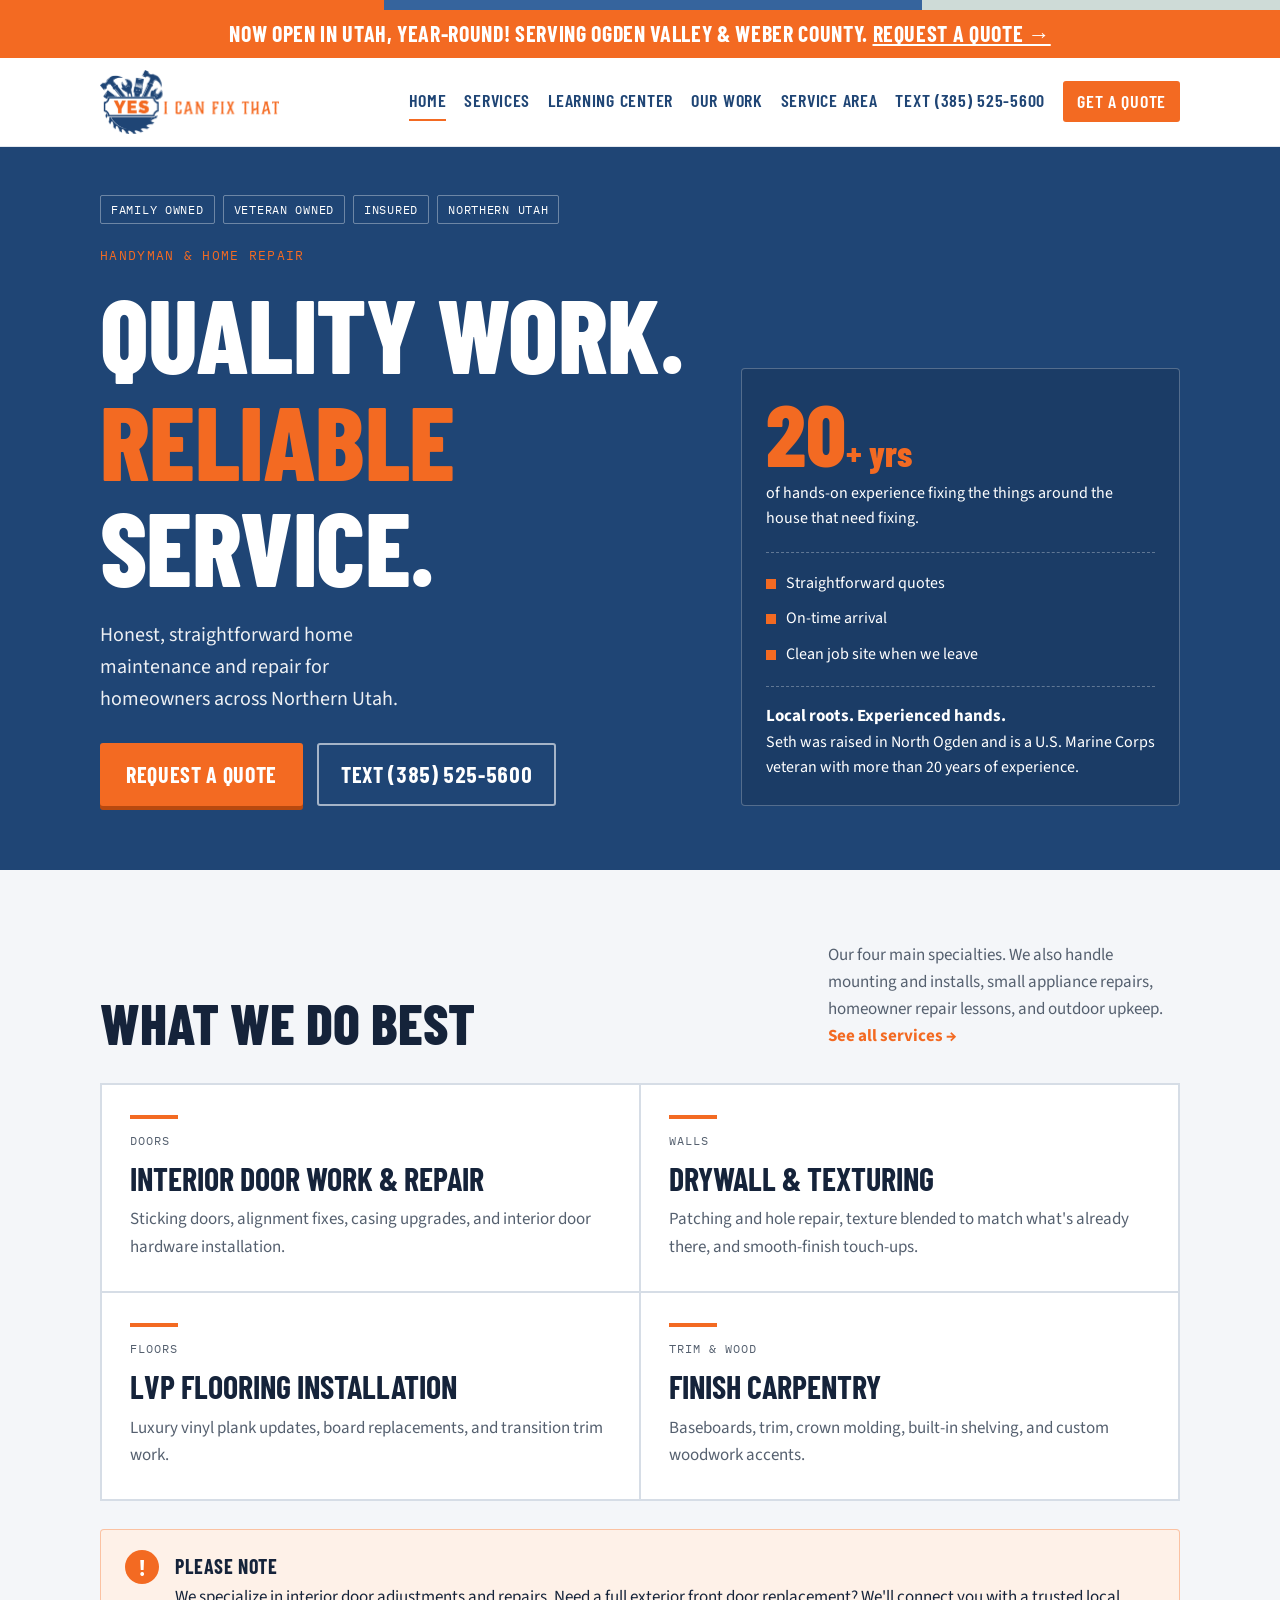
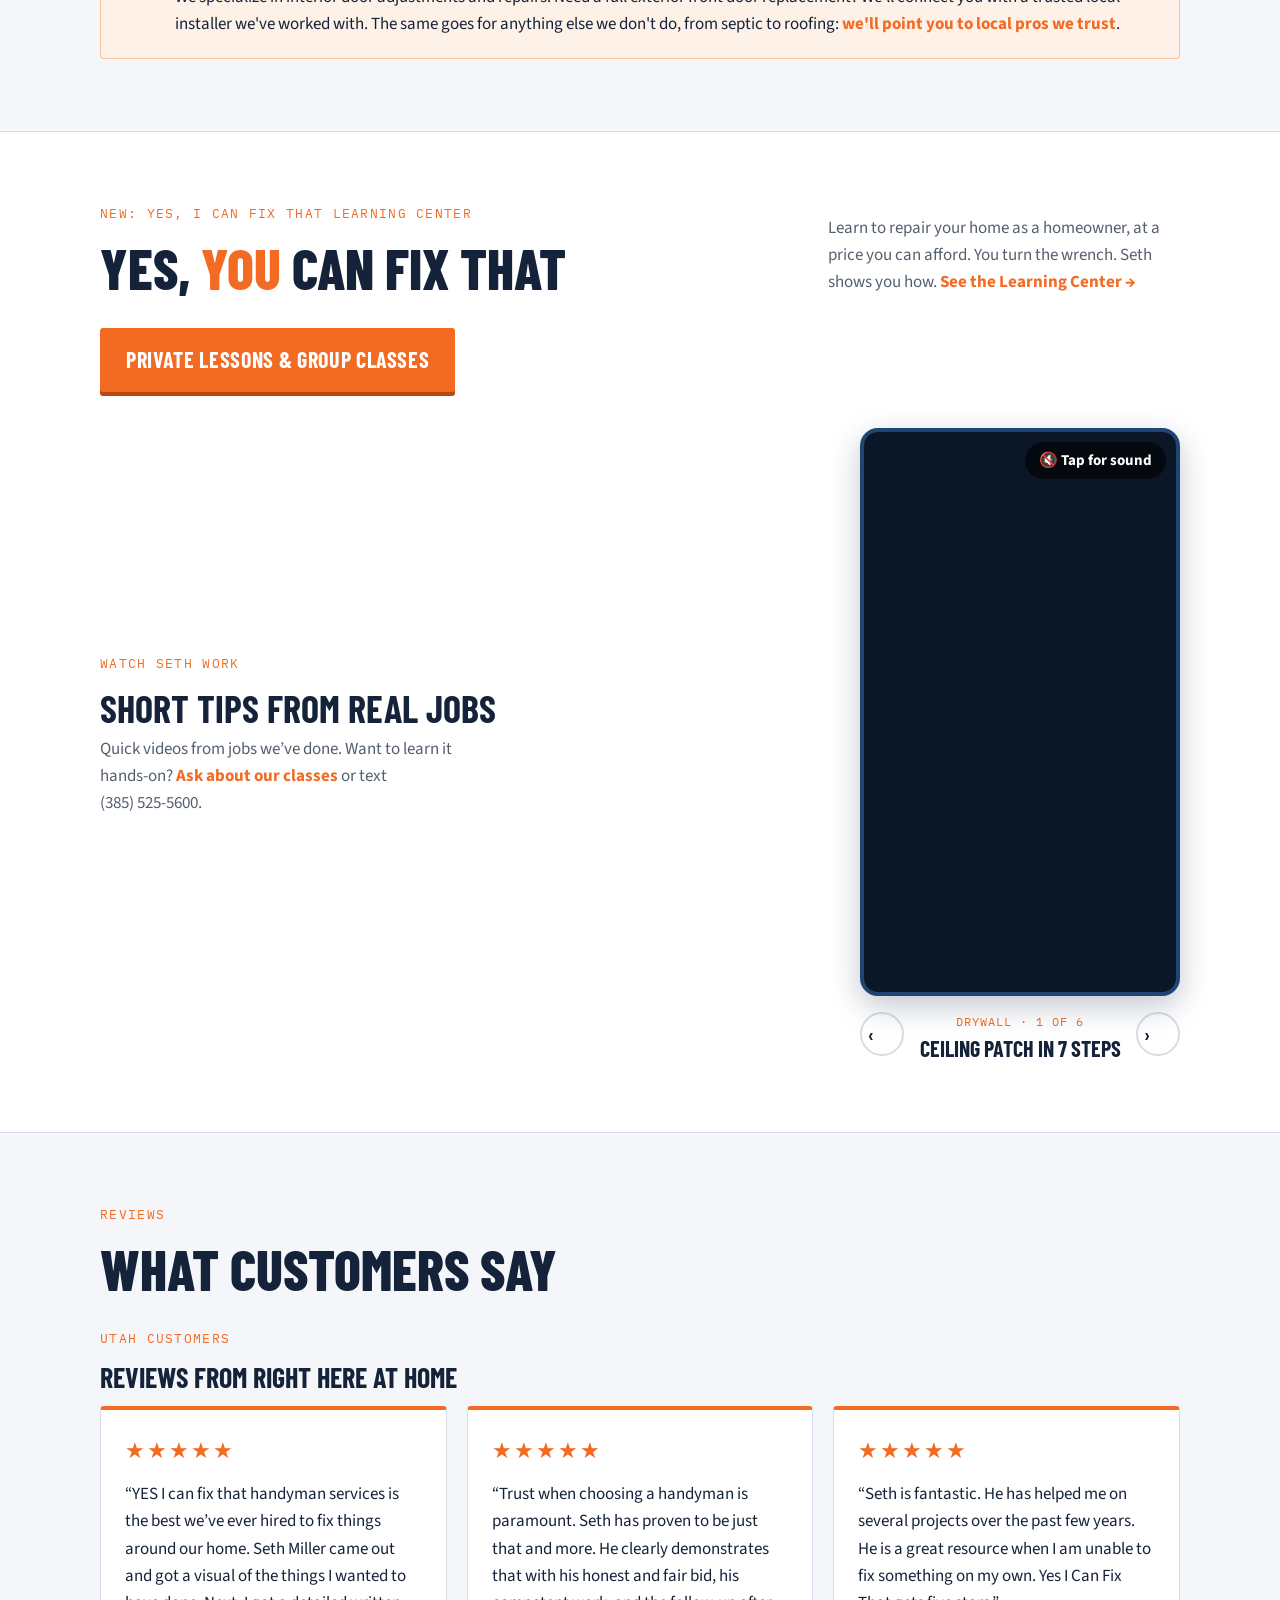
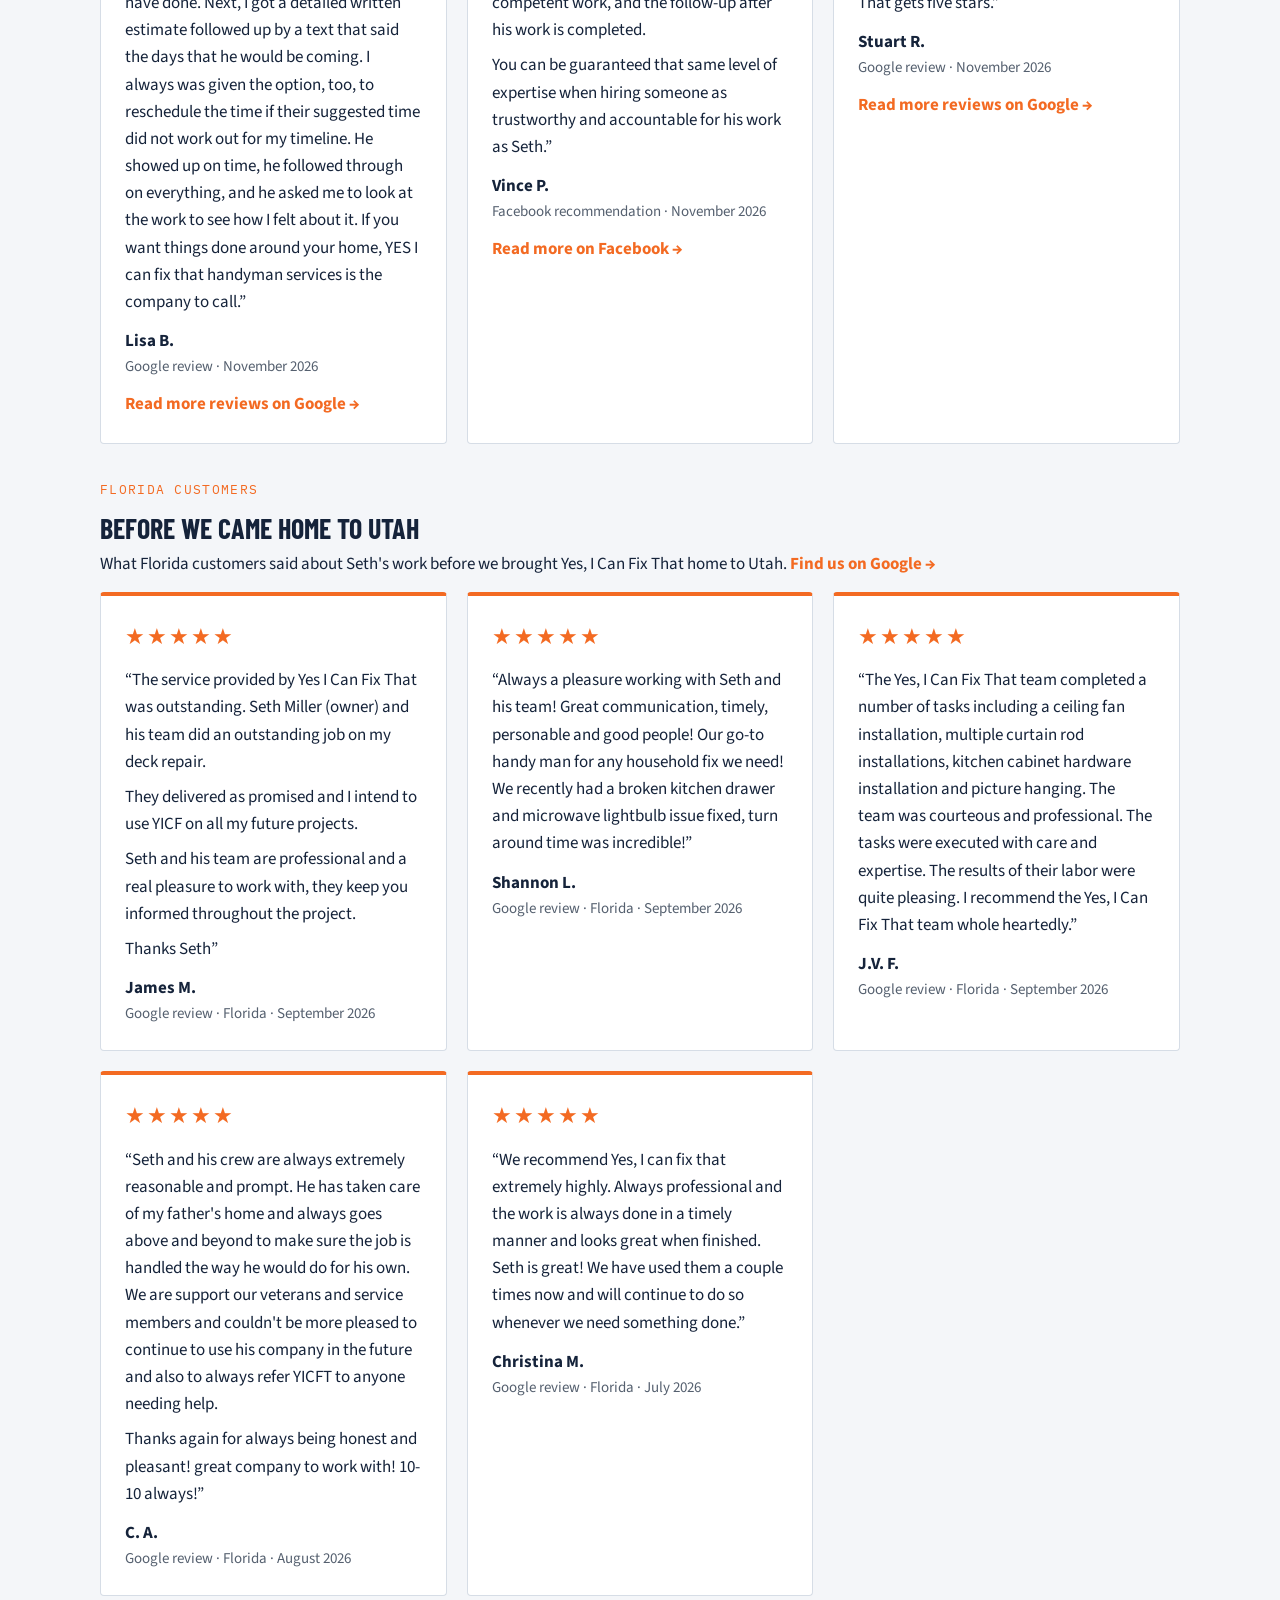
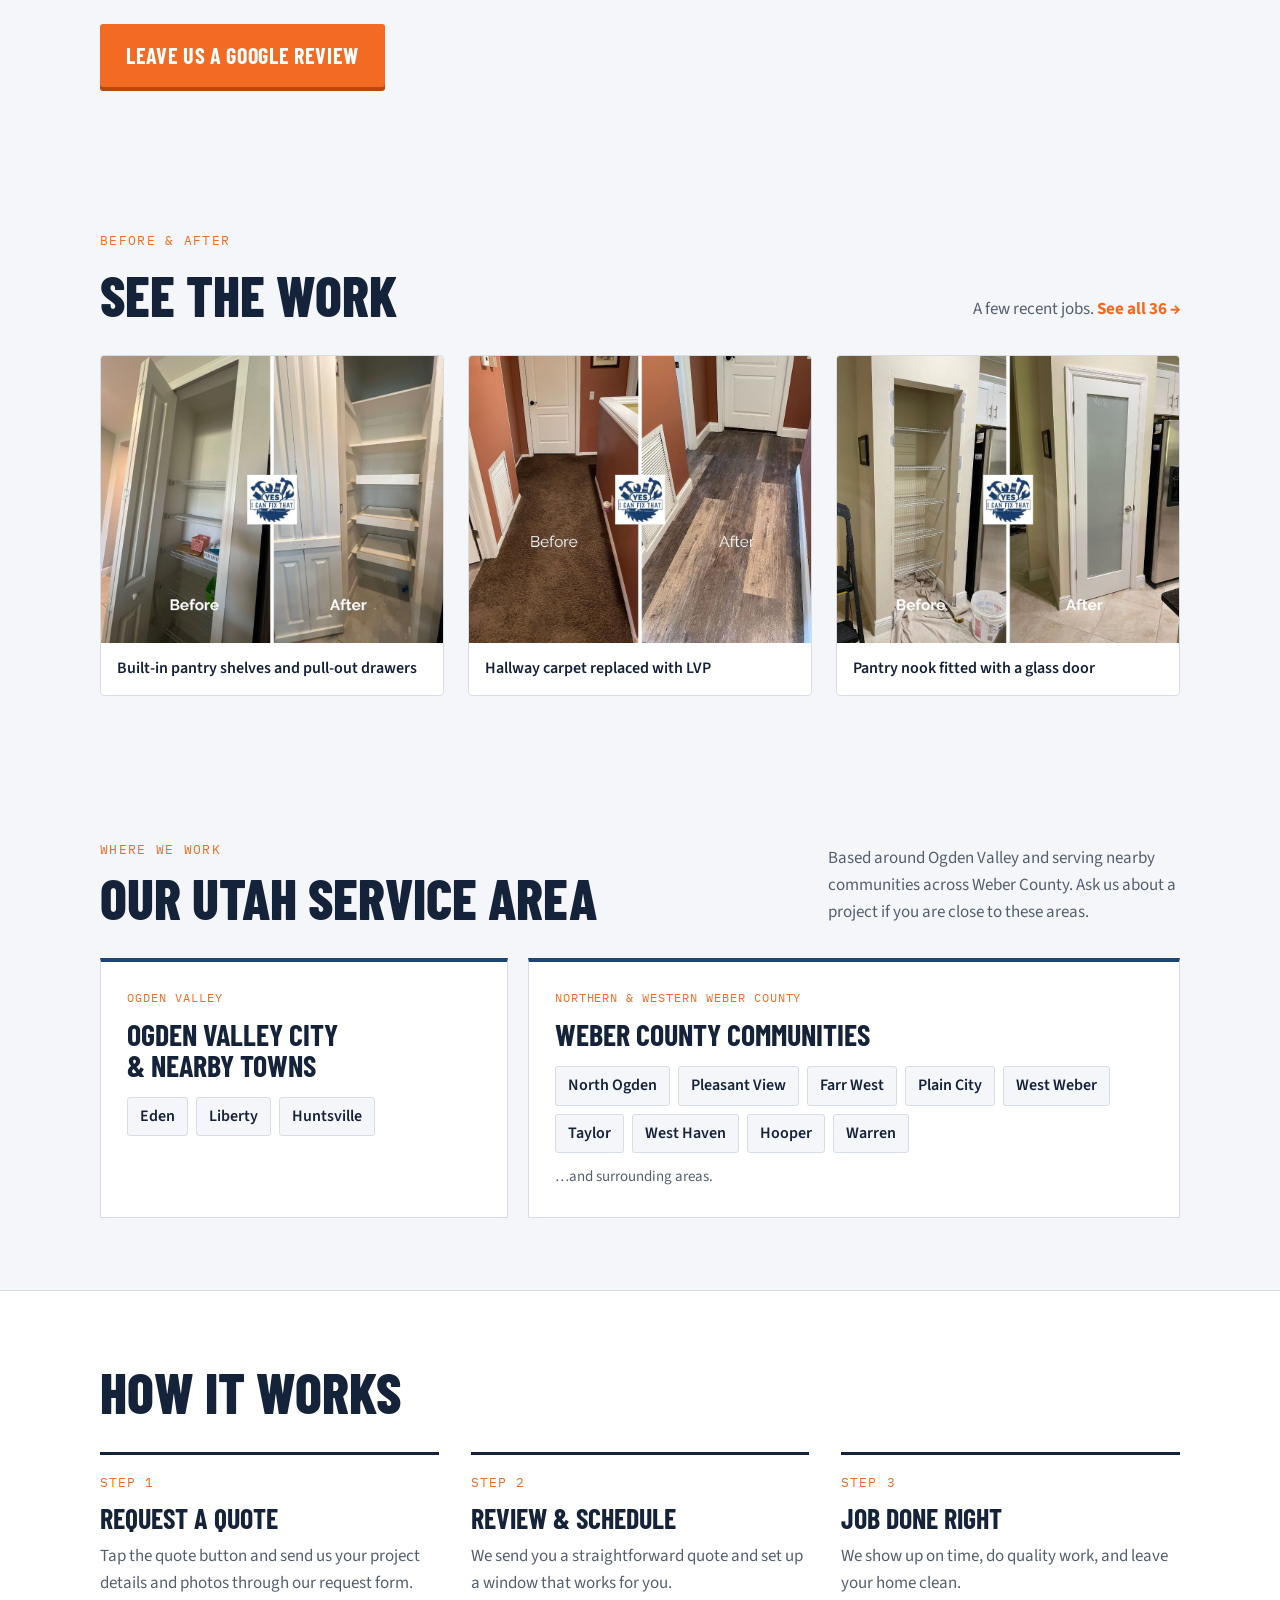
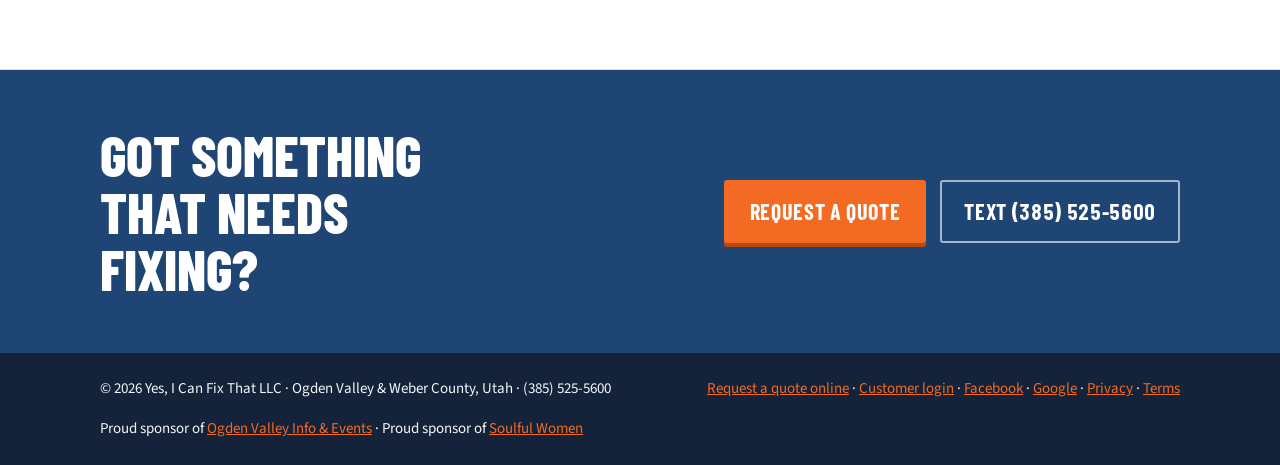
<file: index.html>
<!doctype html>
<html lang="en">
<head>
<meta charset="utf-8">
<meta name="viewport" content="width=device-width, initial-scale=1, viewport-fit=cover">
<title>Yes, I Can Fix That | Handyman in Ogden Valley &amp; Weber County, Utah</title>
<meta name="description" content="Family and veteran-owned, insured handyman serving Ogden Valley and northern and western Weber County, Utah. Doors, drywall, LVP and tile, carpentry, installs and repairs. Text (385) 525-5600.">
<meta property="og:type" content="website">
<meta property="og:title" content="Yes, I Can Fix That | Handyman in Ogden Valley &amp; Weber County, Utah">
<meta property="og:description" content="Family and veteran-owned, insured handyman serving Ogden Valley and northern and western Weber County, Utah. Doors, drywall, LVP and tile, carpentry, installs and repairs. Text (385) 525-5600.">
<meta property="og:image" content="badge.png">
<meta name="theme-color" content="#1F4575">
<link rel="icon" type="image/png" href="favicon.png">
<link rel="apple-touch-icon" href="apple-touch-icon.png">
<link rel="preconnect" href="https://fonts.googleapis.com">
<link rel="preconnect" href="https://fonts.gstatic.com" crossorigin>
<link rel="stylesheet" href="https://fonts.googleapis.com/css2?family=Barlow+Condensed:wght@600;700;800&family=Source+Sans+3:wght@400;600;700&family=IBM+Plex+Mono:wght@500&display=swap">
<link rel="stylesheet" href="site.css">
<script type="application/ld+json">
{
  "@context": "https://schema.org",
  "@type": "HomeAndConstructionBusiness",
  "name": "Yes, I Can Fix That",
  "description": "Family and veteran-owned, insured handyman and home repair serving Ogden Valley and northern and western Weber County, Utah.",
  "telephone": "+1-385-525-5600",
  "logo": "logo.png",
  "sameAs": ["https://www.facebook.com/profile.php?id=61595063423377", "https://share.google/11J3XdHZNQQ4M2LdC"],
  "areaServed": ["Eden, UT","Liberty, UT","Huntsville, UT","North Ogden, UT","Pleasant View, UT","Farr West, UT","Plain City, UT","West Weber, UT","Taylor, UT","West Haven, UT","Hooper, UT","Warren, UT"]
}
</script>
</head>
<body>
<div class="tape" aria-hidden="true"></div>
<div class="announce" style="background:var(--accent);color:var(--accent-ink);text-align:center;font-family:var(--display);font-weight:700;letter-spacing:.03em;text-transform:uppercase;font-size:clamp(17px,2.4vw,22px);padding:10px 16px;line-height:1.25">
  Now open in Utah, year-round! Serving Ogden Valley &amp; Weber County. <a href="https://yesicanfixthat.github.io/office/request.html" style="color:inherit;white-space:nowrap">Request a quote &rarr;</a>
</div>

<div class="topbar">
  <div class="wrap">
    <a class="brand" href="index.html"><img src="logo.png" alt="Yes, I Can Fix That" width="720" height="258"></a>
    <nav class="nav" aria-label="Main">
      <a href="index.html" aria-current="page">Home</a>
      <a href="services.html">Services</a>
      <a href="learn.html">Learning Center</a>
      <a href="work.html">Our Work</a>
      <a href="#service-area">Service Area</a>
      <a href="sms:+13855255600">Text (385) 525-5600</a>
      <a class="nav-cta" href="https://yesicanfixthat.github.io/office/request.html">Get a Quote</a>
    </nav>
  </div>
</div>

<header class="hero">
  <div class="wrap">
    <div>
      <div class="badges">
        <span class="badge">Family Owned</span>
        <span class="badge">Veteran Owned</span>
        <span class="badge">Insured</span>
        <span class="badge">Northern Utah</span>
      </div>
      <div class="eyebrow">Handyman &amp; Home Repair</div>
      <h1>Quality work. <em>Reliable</em> service.</h1>
      <p class="lede">Honest, straightforward home maintenance and repair for homeowners across Northern Utah.</p>
      <div class="cta-row">
        <a href="https://yesicanfixthat.github.io/office/request.html" class="btn">Request a Quote</a>
        <a class="btn-ghost" href="sms:+13855255600">Text (385) 525-5600</a>
      </div>
    </div>
    <aside class="stat-card">
      <div class="big">20<small>+ yrs</small></div>
      <p>of hands-on experience fixing the things around the house that need fixing.</p>
      <ul>
        <li>Straightforward quotes</li>
        <li>On-time arrival</li>
        <li>Clean job site when we leave</li>
      </ul>
      <p class="bio"><strong>Local roots. Experienced hands.</strong>Seth was raised in North Ogden and is a U.S. Marine Corps veteran with more than 20 years of experience.</p>
    </aside>
  </div>
</header>

<section class="block">
  <div class="wrap">
    <div class="section-head">
      <h2>What we do best</h2>
      <p>Our four main specialties. We also handle mounting and installs, small appliance repairs, homeowner repair lessons, and outdoor upkeep. <a class="text-link" href="services.html">See all services &rarr;</a></p>
    </div>
    <div class="services">
      <article class="service">
        <span class="rule"></span>
        <span class="tag">Doors</span>
        <h3>Interior Door Work &amp; Repair</h3>
        <p>Sticking doors, alignment fixes, casing upgrades, and interior door hardware installation.</p>
      </article>
      <article class="service">
        <span class="rule"></span>
        <span class="tag">Walls</span>
        <h3>Drywall &amp; Texturing</h3>
        <p>Patching and hole repair, texture blended to match what's already there, and smooth-finish touch-ups.</p>
      </article>
      <article class="service">
        <span class="rule"></span>
        <span class="tag">Floors</span>
        <h3>LVP Flooring Installation</h3>
        <p>Luxury vinyl plank updates, board replacements, and transition trim work.</p>
      </article>
      <article class="service">
        <span class="rule"></span>
        <span class="tag">Trim &amp; Wood</span>
        <h3>Finish Carpentry</h3>
        <p>Baseboards, trim, crown molding, built-in shelving, and custom woodwork accents.</p>
      </article>
    </div>

    <div class="note">
      <span class="icon" aria-hidden="true">!</span>
      <div style="min-width:0">
        <strong>Please note</strong>
        We specialize in interior door adjustments and repairs. Need a full exterior front door replacement? We'll connect you with a trusted local installer we've worked with. The same goes for anything else we don't do, from septic to roofing: <a class="text-link" style="white-space:normal" href="services.html#trusted-pros">we'll point you to local pros we trust</a>.
      </div>
    </div>
  </div>
</section>

<section class="block steps-wrap">
  <div class="wrap">
    <div class="section-head">
      <div>
        <div class="eyebrow">New: Yes, I Can Fix That Learning Center</div>
        <h2>Yes, <span style="color:var(--accent)">you</span> can fix that</h2>
      </div>
      <p>Learn to repair your home as a homeowner, at a price you can afford. You turn the wrench. Seth shows you how. <a class="text-link" href="learn.html">See the Learning Center &rarr;</a></p>
    </div>
    <div class="cta-row" style="margin-top:0">
      <a href="learn.html" class="btn">Private Lessons &amp; Group Classes</a>
    </div>
    <div data-reels></div>
  </div>
</section>

<section class="block" id="reviews">
  <style>
    .reviews{display:grid;grid-template-columns:repeat(auto-fit,minmax(300px,1fr));gap:20px}
    .review{background:var(--surface);border:1px solid var(--line);border-top:4px solid var(--accent);border-radius:4px;padding:24px;display:grid;gap:12px;align-content:start}
    .review .stars{color:var(--accent);font-size:22px;letter-spacing:2px}
    .review blockquote{margin:0;display:grid;gap:8px}
    .review .who{font-weight:700}
    .review .who span{display:block;font-weight:400;font-size:15px;color:var(--muted)}
  </style>
  <div class="wrap">
    <div class="section-head">
      <div>
        <div class="eyebrow">Reviews</div>
        <h2>What customers say</h2>
      </div>
    </div>
    <div id="utahReviews" style="margin-top:8px"><div class="eyebrow">Utah customers</div><h3 style="font-size:28px;text-transform:uppercase;margin:4px 0 14px">Reviews from right here at home</h3><div class="reviews" id="utahReviewList"><article class="review"><div class="stars" role="img" aria-label="5 out of 5 stars">&#9733;&#9733;&#9733;&#9733;&#9733;</div><blockquote><p>&ldquo;YES I can fix that handyman services is the best we&rsquo;ve ever hired to fix things around our home. Seth Miller came out and got a visual of the things I wanted to have done. Next, I got a detailed written estimate followed up by a text that said the days that he would be coming. I always was given the option, too, to reschedule the time if their suggested time did not work out for my timeline. He showed up on time, he followed through on everything, and he asked me to look at the work to see how I felt about it. If you want things done around your home, YES I can fix that handyman services is the company to call.&rdquo;</p></blockquote><div class="who">Lisa B.<span>Google review &middot; November 2026</span></div><a class="text-link" style="white-space:normal" href="https://share.google/11J3XdHZNQQ4M2LdC" target="_blank" rel="noopener">Read more reviews on Google &rarr;</a></article><article class="review"><div class="stars" role="img" aria-label="5 out of 5 stars">&#9733;&#9733;&#9733;&#9733;&#9733;</div><blockquote><p>&ldquo;Trust when choosing a handyman is paramount. Seth has proven to be just that and more. He clearly demonstrates that with his honest and fair bid, his competent work, and the follow-up after his work is completed.</p><p>You can be guaranteed that same level of expertise when hiring someone as trustworthy and accountable for his work as Seth.&rdquo;</p></blockquote><div class="who">Vince P.<span>Facebook recommendation &middot; November 2026</span></div><a class="text-link" style="white-space:normal" href="https://www.facebook.com/profile.php?id=61595063423377&amp;sk=reviews" target="_blank" rel="noopener">Read more on Facebook &rarr;</a></article><article class="review"><div class="stars" role="img" aria-label="5 out of 5 stars">&#9733;&#9733;&#9733;&#9733;&#9733;</div><blockquote><p>&ldquo;Seth is fantastic. He has helped me on several projects over the past few years. He is a great resource when I am unable to fix something on my own. Yes I Can Fix That gets five stars.&rdquo;</p></blockquote><div class="who">Stuart R.<span>Google review &middot; November 2026</span></div><a class="text-link" style="white-space:normal" href="https://share.google/11J3XdHZNQQ4M2LdC" target="_blank" rel="noopener">Read more reviews on Google &rarr;</a></article></div></div>
    <div style="margin-top:36px"><div class="eyebrow">Florida customers</div><h3 style="font-size:28px;text-transform:uppercase;margin:4px 0 8px">Before we came home to Utah</h3><p style="margin:0 0 14px">What Florida customers said about Seth's work before we brought Yes, I Can Fix That home to Utah. <a class="text-link" style="white-space:normal" href="https://share.google/11J3XdHZNQQ4M2LdC" target="_blank" rel="noopener">Find us on Google &rarr;</a></p></div>
    <div class="reviews">
      <article class="review">
        <div class="stars" role="img" aria-label="5 out of 5 stars">&#9733;&#9733;&#9733;&#9733;&#9733;</div>
        <blockquote>
          <p>&ldquo;The service provided by Yes I Can Fix That was outstanding. Seth Miller (owner) and his team did an outstanding job on my deck repair.</p>
          <p>They delivered as promised and I intend to use YICF on all my future projects.</p>
          <p>Seth and his team are professional and a real pleasure to work with, they keep you informed throughout the project.</p>
          <p>Thanks Seth&rdquo;</p>
        </blockquote>
        <div class="who">James M.<span>Google review &middot; Florida &middot; September 2026</span></div>
      </article>
      <article class="review">
        <div class="stars" role="img" aria-label="5 out of 5 stars">&#9733;&#9733;&#9733;&#9733;&#9733;</div>
        <blockquote>
          <p>&ldquo;Always a pleasure working with Seth and his team! Great communication, timely, personable and good people! Our go-to handy man for any household fix we need! We recently had a broken kitchen drawer and microwave lightbulb issue fixed, turn around time was incredible!&rdquo;</p>
        </blockquote>
        <div class="who">Shannon L.<span>Google review &middot; Florida &middot; September 2026</span></div>
      </article>
      <article class="review">
        <div class="stars" role="img" aria-label="5 out of 5 stars">&#9733;&#9733;&#9733;&#9733;&#9733;</div>
        <blockquote>
          <p>&ldquo;The Yes, I Can Fix That team completed a number of tasks including a ceiling fan installation, multiple curtain rod installations, kitchen cabinet hardware installation and picture hanging. The team was courteous and professional. The tasks were executed with care and expertise. The results of their labor were quite pleasing. I recommend the Yes, I Can Fix That team whole heartedly.&rdquo;</p>
        </blockquote>
        <div class="who">J.V. F.<span>Google review &middot; Florida &middot; September 2026</span></div>
      </article>
      <article class="review">
        <div class="stars" role="img" aria-label="5 out of 5 stars">&#9733;&#9733;&#9733;&#9733;&#9733;</div>
        <blockquote>
          <p>&ldquo;Seth and his crew are always extremely reasonable and prompt. He has taken care of my father's home and always goes above and beyond to make sure the job is handled the way he would do for his own. We are support our veterans and service members and couldn't be more pleased to continue to use his company in the future and also to always refer YICFT to anyone needing help.</p>
          <p>Thanks again for always being honest and pleasant! great company to work with! 10-10 always!&rdquo;</p>
        </blockquote>
        <div class="who">C. A.<span>Google review &middot; Florida &middot; August 2026</span></div>
      </article>
      <article class="review">
        <div class="stars" role="img" aria-label="5 out of 5 stars">&#9733;&#9733;&#9733;&#9733;&#9733;</div>
        <blockquote>
          <p>&ldquo;We recommend Yes, I can fix that extremely highly. Always professional and the work is always done in a timely manner and looks great when finished. Seth is great! We have used them a couple times now and will continue to do so whenever we need something done.&rdquo;</p>
        </blockquote>
        <div class="who">Christina M.<span>Google review &middot; Florida &middot; July 2026</span></div>
      </article>
    </div>
<div class="cta-row"><a class="btn" href="https://g.page/r/CeSg-DtFi0_ZEAI/review" target="_blank" rel="noopener">Leave us a Google review</a></div>
    <script>
    (function(){
      var esc=function(s){return String(s==null?"":s).replace(/[&<>"]/g,function(c){return {"&":"&amp;","<":"&lt;",">":"&gt;",'"':"&quot;"}[c]})};
      fetch("https://yhcinsqiqernsqussjgb.supabase.co/functions/v1/office-reviews",{method:"POST",headers:{"Content-Type":"application/json"},body:JSON.stringify({action:"list"})})
        .then(function(r){return r.json()}).then(function(d){var box=document.getElementById("utahReviewList"),shown=box.textContent.replace(/\W/g,"").toLowerCase();var L=((d&&d.reviews)||[]).filter(function(r){return shown.indexOf(String(r.text||"").replace(/\W/g,"").toLowerCase().slice(0,60))<0});if(!L.length)return;
          box.insertAdjacentHTML("beforeend",L.slice(0,12).map(function(r){var when=new Date(r.at).toLocaleDateString("en-US",{month:"long",year:"numeric"});
            return '<article class="review"><div class="stars" role="img" aria-label="'+r.stars+' out of 5 stars">'+"&#9733;".repeat(r.stars)+"&#9734;".repeat(5-r.stars)+'</div><blockquote><p>&ldquo;'+esc(r.text)+'&rdquo;</p></blockquote><div class="who">'+esc(r.name)+'<span>Review on our website'+(r.town?" &middot; "+esc(r.town):"")+" &middot; "+when+'</span></div></article>'}).join(""))})
        .catch(function(){});
    })();
    </script>
  </div>
</section>

<section class="block work-teaser">
  <div class="wrap">
    <div class="section-head">
      <div>
        <div class="eyebrow">Before &amp; after</div>
        <h2>See the work</h2>
      </div>
      <p>A few recent jobs. <a class="text-link" href="work.html">See all 36 &rarr;</a></p>
    </div>
    <div class="gallery gallery-3">
      <figure class="job"><a href="work.html"><img src="job-14.jpg" alt="Before and after: wire pantry shelves replaced with built-in wood shelves and pull-out drawers" width="940" height="788" loading="lazy"></a><figcaption>Built-in pantry shelves and pull-out drawers</figcaption></figure>
      <figure class="job"><a href="work.html"><img src="job-27.jpg" alt="Before and after: worn hallway carpet replaced with LVP flooring" width="940" height="788" loading="lazy"></a><figcaption>Hallway carpet replaced with LVP</figcaption></figure>
      <figure class="job"><a href="work.html"><img src="job-28.jpg" alt="Before and after: open pantry nook fitted with a frosted glass door" width="940" height="788" loading="lazy"></a><figcaption>Pantry nook fitted with a glass door</figcaption></figure>
    </div>
  </div>
</section>

<section class="block area" id="service-area">
  <div class="wrap">
    <div class="section-head">
      <div>
        <div class="eyebrow">Where we work</div>
        <h2>Our Utah service area</h2>
      </div>
      <p>Based around Ogden Valley and serving nearby communities across Weber County. Ask us about a project if you are close to these areas.</p>
    </div>
    <div class="regions">
      <article class="region">
        <span class="tag">Ogden Valley</span>
        <h3>Ogden Valley City &amp; nearby towns</h3>
        <ul class="towns">
          <li>Eden</li><li>Liberty</li><li>Huntsville</li>
        </ul>
      </article>
      <article class="region">
        <span class="tag">Northern &amp; Western Weber County</span>
        <h3>Weber County communities</h3>
        <ul class="towns">
          <li>North Ogden</li><li>Pleasant View</li><li>Farr West</li><li>Plain City</li><li>West Weber</li><li>Taylor</li><li>West Haven</li><li>Hooper</li><li>Warren</li>
        </ul>
        <p class="more">&hellip;and surrounding areas.</p>
      </article>
    </div>
  </div>
</section>

<section class="block steps-wrap">
  <div class="wrap">
    <div class="section-head">
      <h2>How it works</h2>
    </div>
    <ol class="steps">
      <li>
        <h3>Request a quote</h3>
        <p>Tap the quote button and send us your project details and photos through our request form.</p>
      </li>
      <li>
        <h3>Review &amp; schedule</h3>
        <p>We send you a straightforward quote and set up a window that works for you.</p>
      </li>
      <li>
        <h3>Job done right</h3>
        <p>We show up on time, do quality work, and leave your home clean.</p>
      </li>
    </ol>
  </div>
</section>

<section class="closer">
  <div class="wrap">
    <h2>Got something that needs fixing?</h2>
    <div class="cta-row" style="margin-top:0">
      <a href="https://yesicanfixthat.github.io/office/request.html" class="btn">Request a Quote</a>
      <a class="btn-ghost" href="sms:+13855255600">Text (385) 525-5600</a>
    </div>
  </div>
</section>

<footer>
  <div class="wrap">
    <span>&copy; <span data-year>2026</span> Yes, I Can Fix That LLC &middot; Ogden Valley &amp; Weber County, Utah &middot; (385) 525-5600</span>
    <span><a href="https://yesicanfixthat.github.io/office/request.html">Request a quote online</a> &middot; <a href="https://yesicanfixthat.github.io/office/portal.html">Customer login</a> &middot; <a href="https://www.facebook.com/profile.php?id=61595063423377" target="_blank" rel="noopener">Facebook</a> &middot; <a href="https://share.google/11J3XdHZNQQ4M2LdC" target="_blank" rel="noopener">Google</a> &middot; <a href="privacy.html">Privacy</a> &middot; <a href="terms.html">Terms</a></span>
  </div>
</footer>
<script src="reels.js" defer></script>
<script src="site.js" defer></script>
<script data-goatcounter="https://icanfixthatut.goatcounter.com/count" async src="//gc.zgo.at/count.js"></script>
<script>
/* Counts taps on Call, Text, Email and Quote buttons in GoatCounter. No personal information. */
document.addEventListener('click',function(e){
  var a=e.target.closest&&e.target.closest('a');if(!a||!window.goatcounter||!window.goatcounter.count)return;
  var h=(a.getAttribute('href')||'').toLowerCase(),n='';
  if(h.indexOf('tel:')===0)n='tap-call';else if(h.indexOf('sms:')===0)n='tap-text';else if(h.indexOf('mailto:')===0)n='tap-email';else if(h.indexOf('request.html')>-1)n='tap-quote';
  if(n)window.goatcounter.count({path:n,title:(a.textContent||'').trim().slice(0,60),event:true});
},true);
</script>
</body>
</html>
</file>
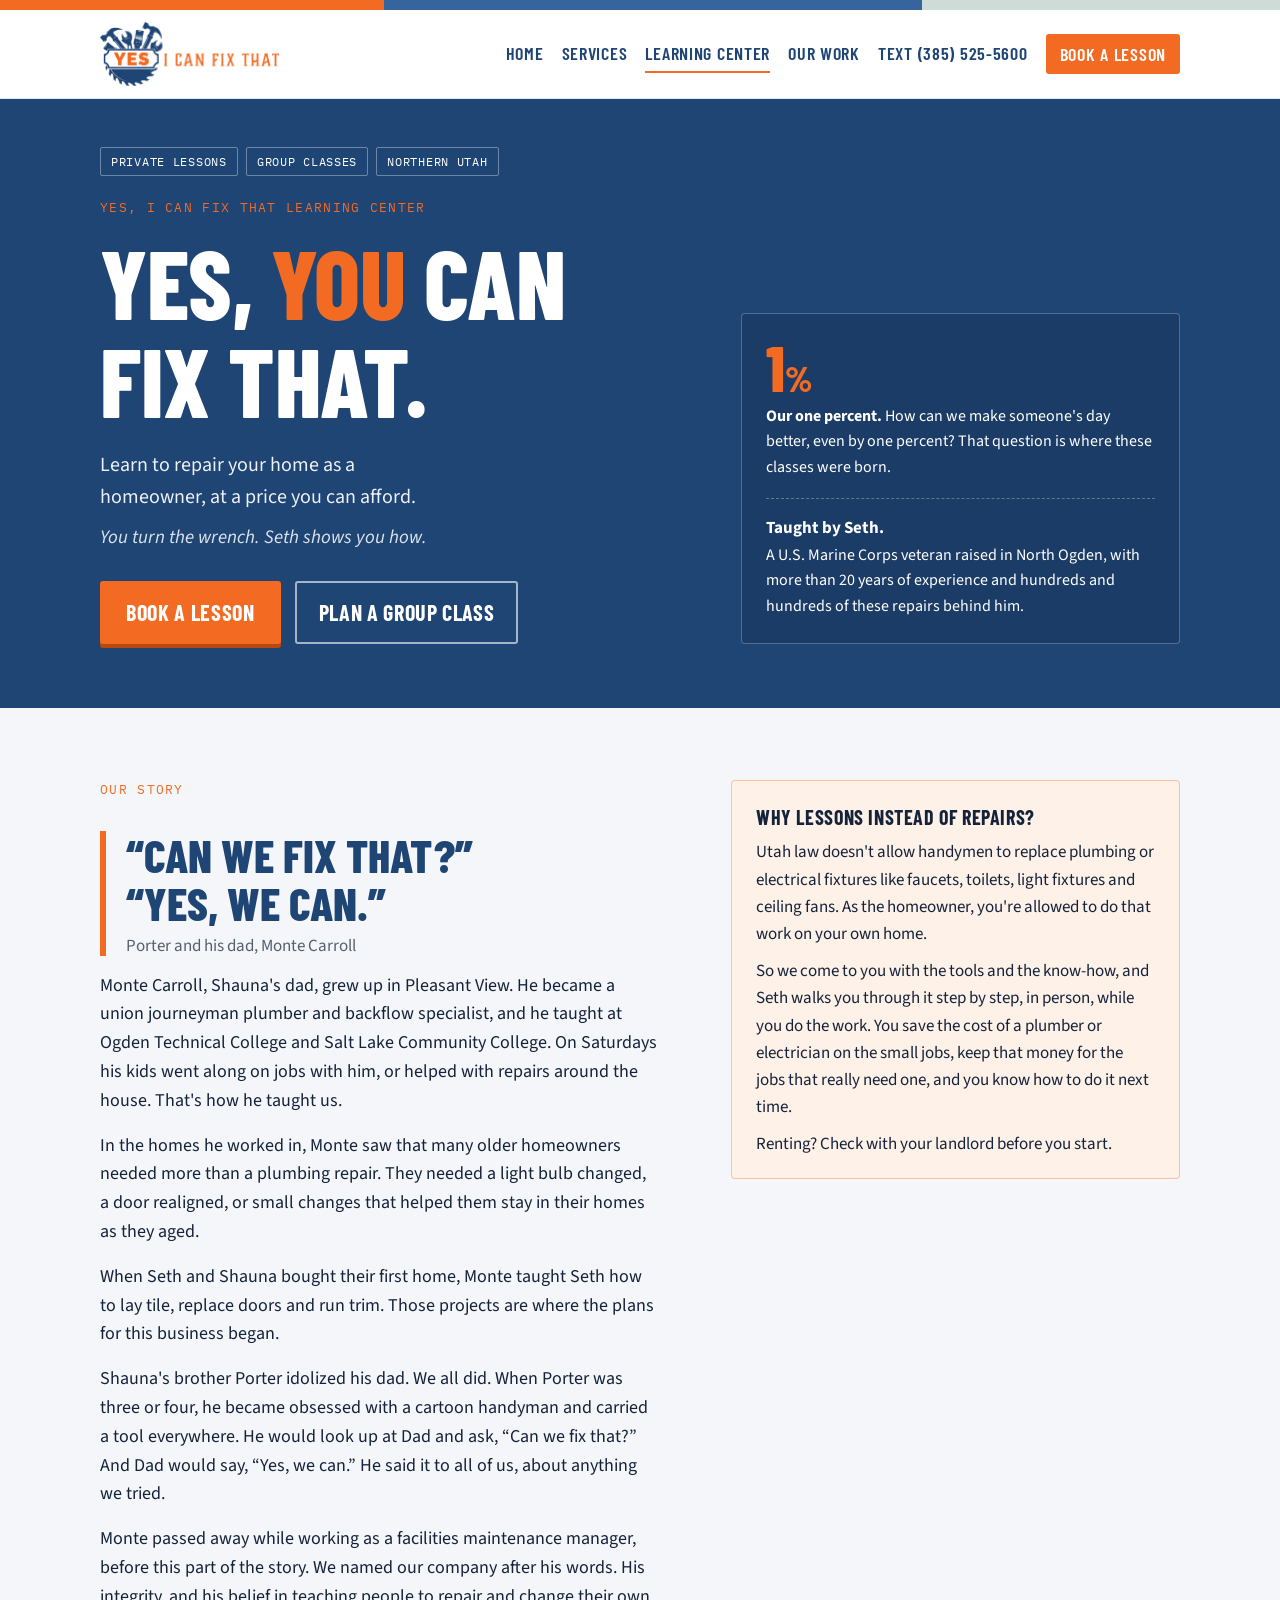
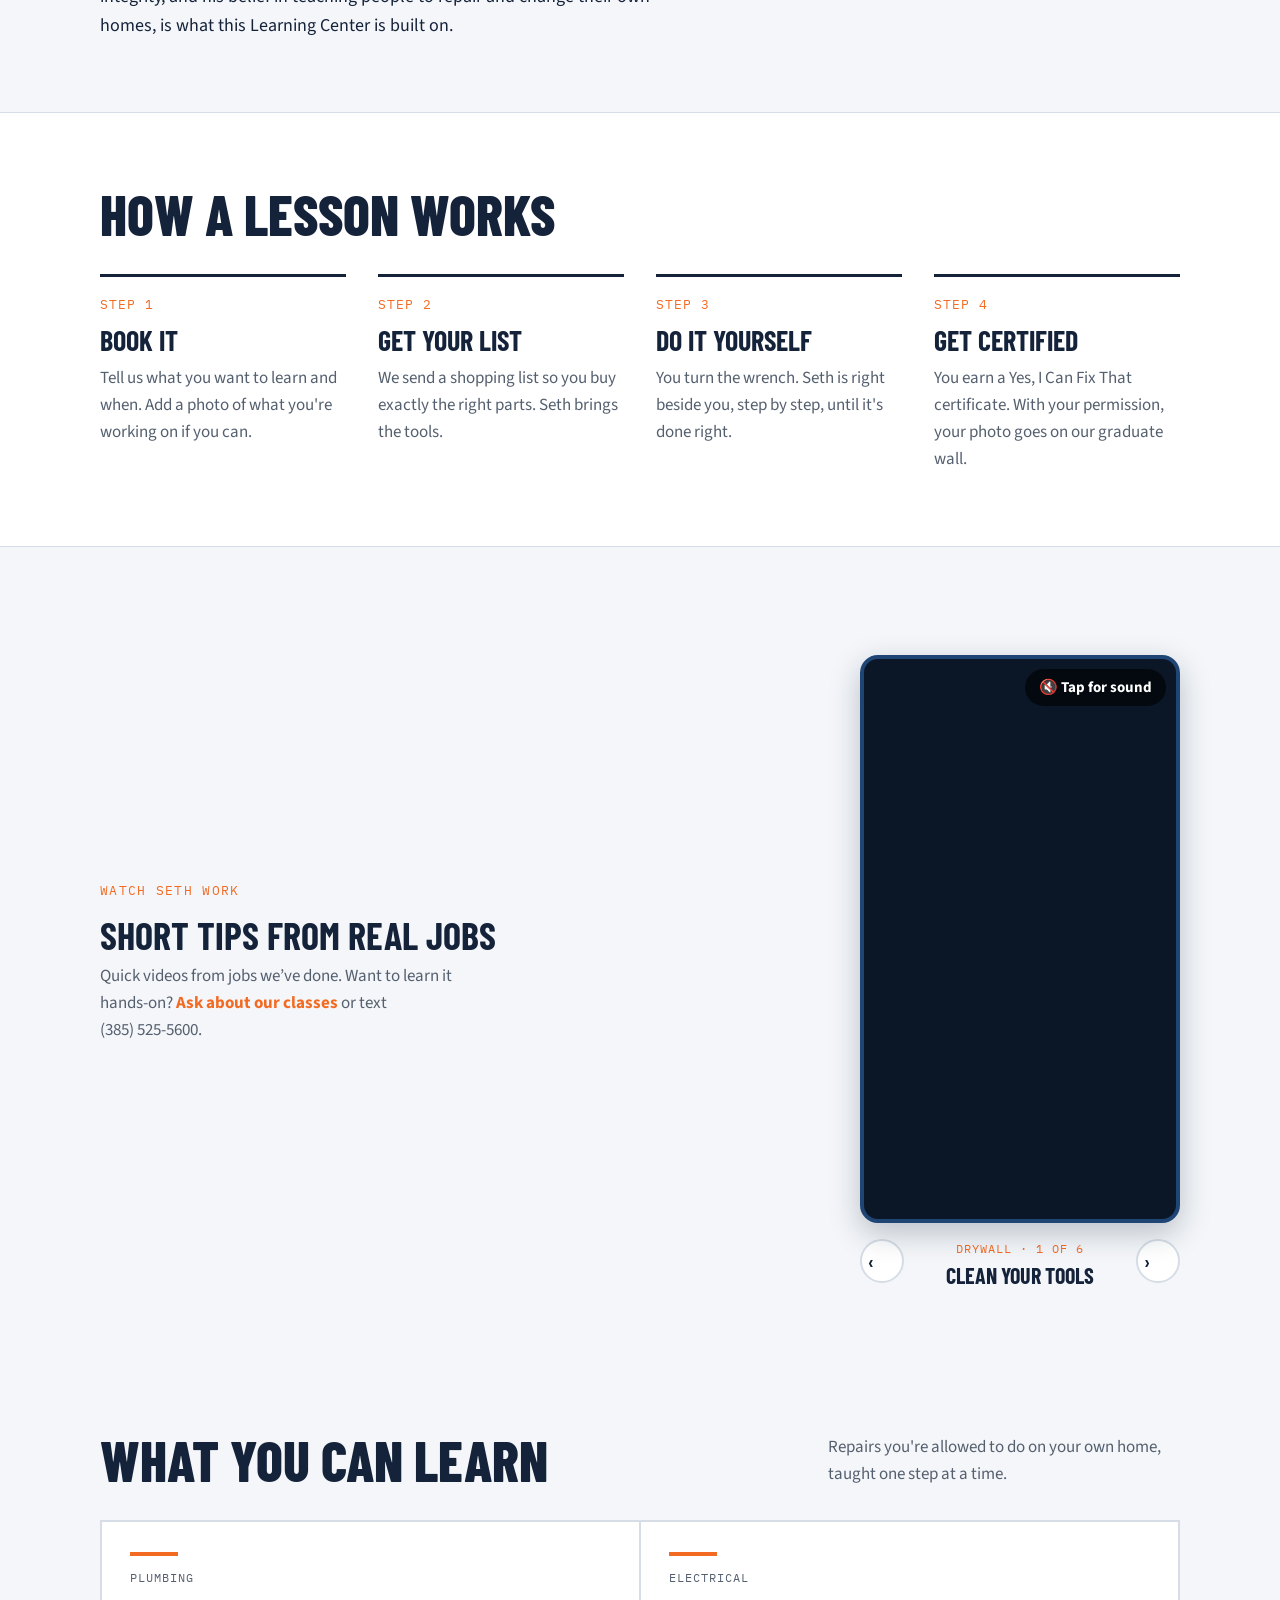
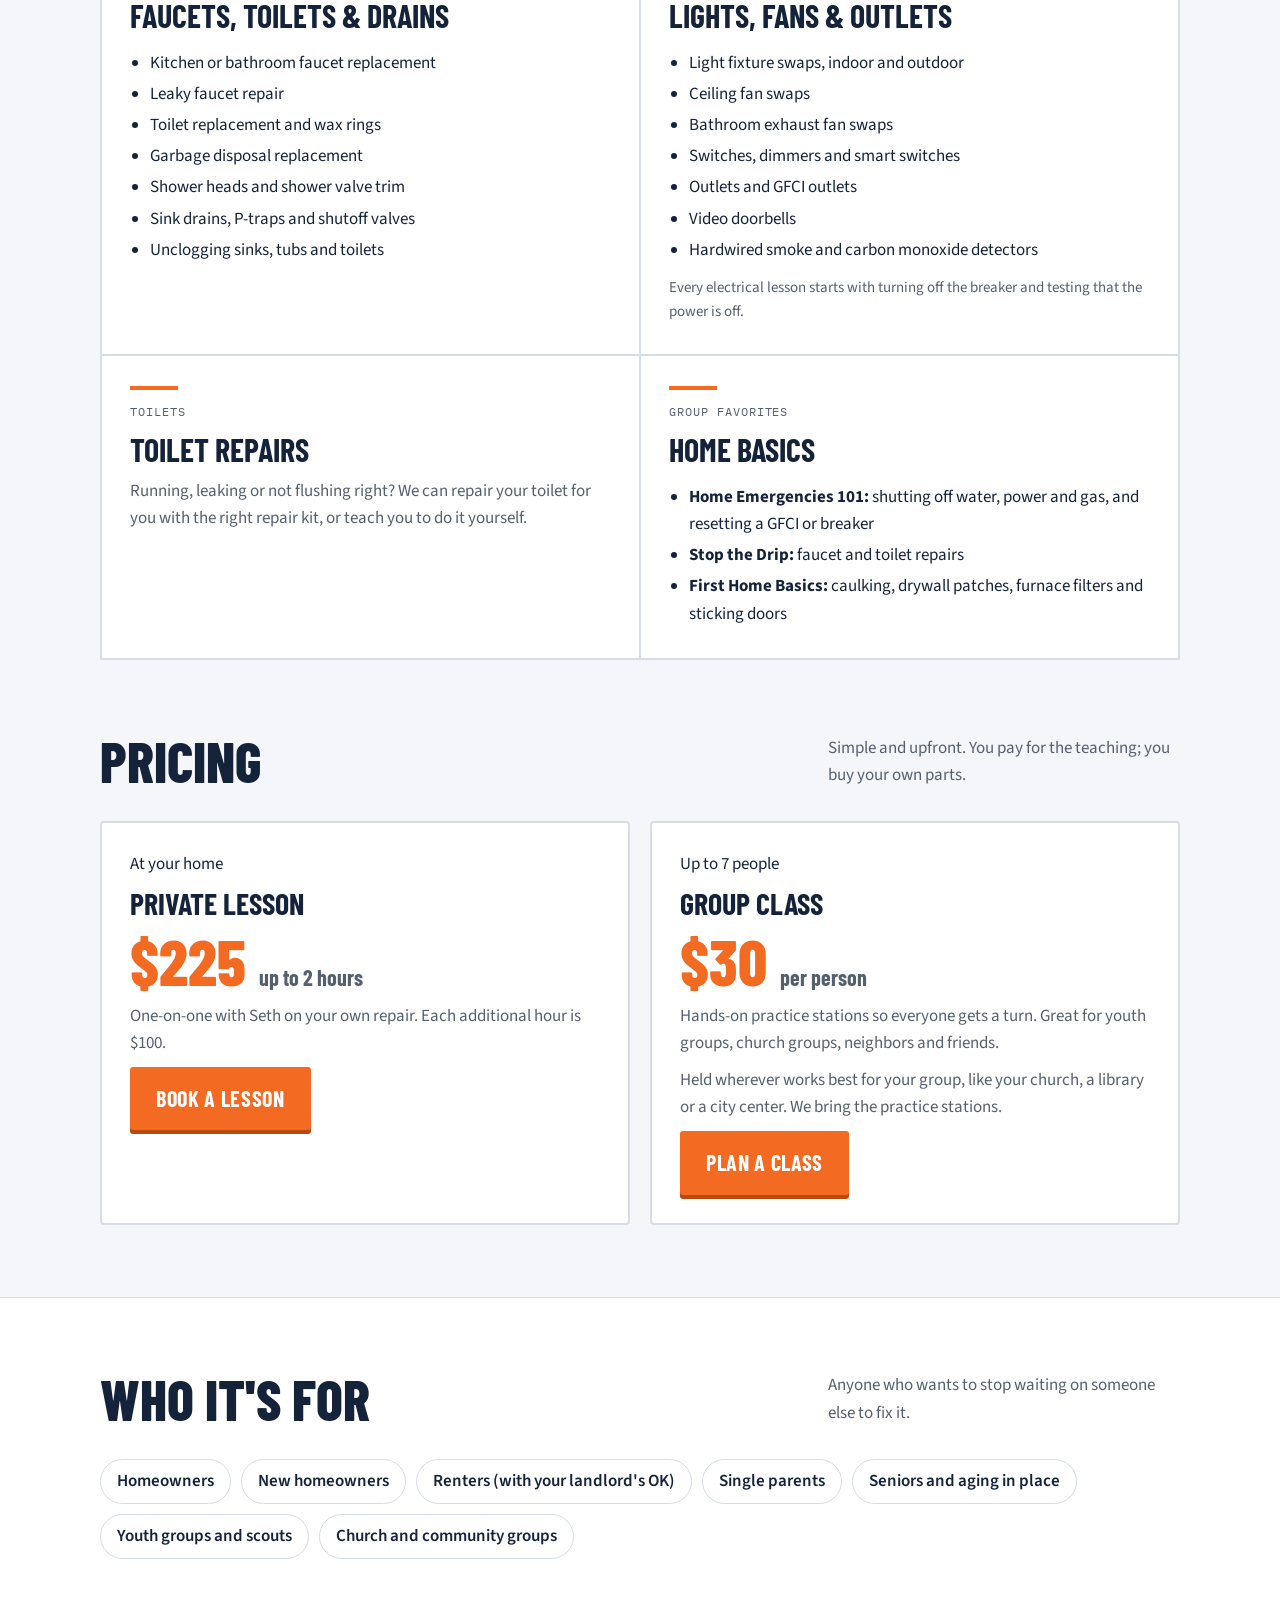
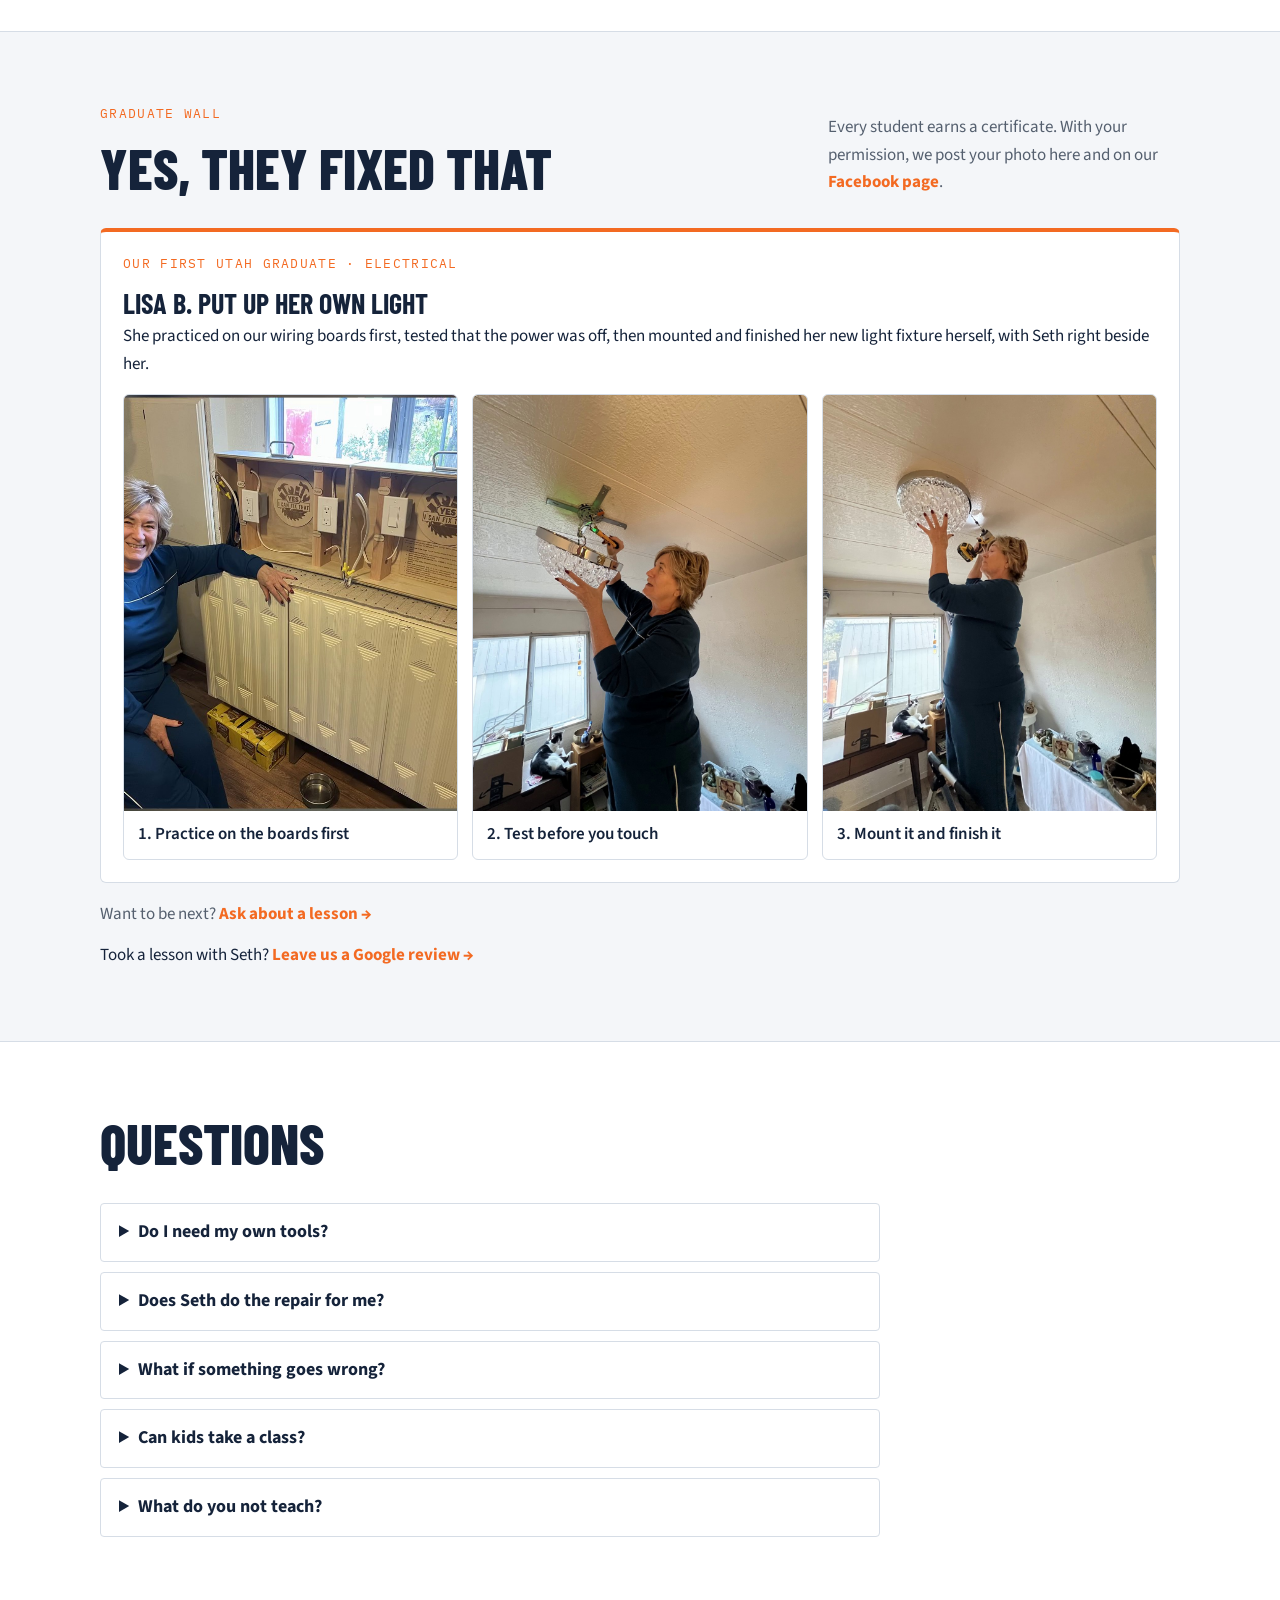
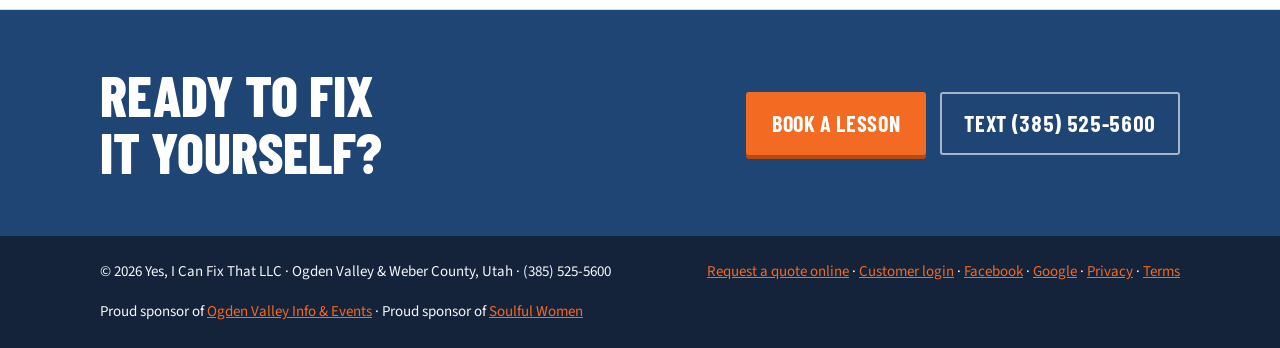
<file: learn.html>
<!doctype html>
<html lang="en">
<head>
<meta charset="utf-8">
<meta name="viewport" content="width=device-width, initial-scale=1, viewport-fit=cover">
<title>Learning Center | Yes, I Can Fix That</title>
<meta name="description" content="Learn to repair your home as a homeowner, at a price you can afford. Private lessons and group classes with Seth in Ogden Valley and Weber County, Utah.">
<meta property="og:type" content="website">
<meta property="og:title" content="Learning Center | Yes, I Can Fix That">
<meta property="og:description" content="Learn to repair your home as a homeowner, at a price you can afford. Private lessons and group classes with Seth in Ogden Valley and Weber County, Utah.">
<meta property="og:image" content="badge.png">
<meta name="theme-color" content="#1F4575">
<link rel="icon" type="image/png" href="favicon.png">
<link rel="apple-touch-icon" href="apple-touch-icon.png">
<link rel="preconnect" href="https://fonts.googleapis.com">
<link rel="preconnect" href="https://fonts.gstatic.com" crossorigin>
<link rel="stylesheet" href="https://fonts.googleapis.com/css2?family=Barlow+Condensed:wght@600;700;800&family=Source+Sans+3:wght@400;600;700&family=IBM+Plex+Mono:wght@500&display=swap">
<link rel="stylesheet" href="site.css">
<style>
  .learn-hero h1{font-size:clamp(48px,8.5vw,96px)}
  .learn-hero .sub{font-size:19px;margin-top:10px;opacity:.85;font-style:italic}
  .onepct .big{font-size:64px}
  .story{display:grid;grid-template-columns:1.3fr 1fr;gap:48px;align-items:start}
  .story-text{display:grid;gap:16px;font-size:18px}
  .story-text p{max-width:62ch}
  .quote{font-family:var(--display);font-weight:800;text-transform:uppercase;font-size:clamp(32px,4vw,46px);line-height:1.05;color:var(--spruce);border-left:6px solid var(--accent);padding-left:20px}
  @media (prefers-color-scheme: dark){:root:not([data-theme="light"]) .quote{color:var(--ink)}}
  .quote small{display:block;font-family:var(--body);font-weight:400;text-transform:none;font-size:17px;color:var(--muted);margin-top:10px}
  .prices{display:grid;grid-template-columns:repeat(2,1fr);gap:20px}
  .price{background:var(--surface);border:2px solid var(--line);border-radius:4px;padding:28px;display:grid;gap:10px;align-content:start}
  .price .amt{font-family:var(--display);font-weight:800;font-size:64px;line-height:1;color:var(--accent)}
  .price .amt small{font-size:22px;color:var(--muted);font-weight:700}
  .price h3{font-size:30px;text-transform:uppercase}
  .price p{color:var(--muted)}
  .learn-list{margin:6px 0 0;padding-left:20px;display:grid;gap:4px}
  .groups{display:flex;flex-wrap:wrap;gap:10px}
  .groups span{background:var(--surface);border:1px solid var(--line);border-radius:999px;padding:8px 16px;font-weight:600}
  .faq{display:grid;gap:10px;max-width:780px}
  .faq details{background:var(--surface);border:1px solid var(--line);border-radius:4px;padding:14px 18px}
  .faq summary{cursor:pointer;font-weight:700;font-size:18px}
  .faq details p{margin-top:8px;color:var(--muted)}
  .steps.four{grid-template-columns:repeat(4,1fr)}
  @media (max-width:860px){.story,.prices,.steps.four{grid-template-columns:1fr}}
</style>
</head>
<body>
<div class="tape" aria-hidden="true"></div>

<div class="topbar">
  <div class="wrap">
    <a class="brand" href="index.html"><img src="logo.png" alt="Yes, I Can Fix That" width="720" height="258"></a>
    <nav class="nav" aria-label="Main">
      <a href="index.html">Home</a>
      <a href="services.html">Services</a>
      <a href="learn.html" aria-current="page">Learning Center</a>
      <a href="work.html">Our Work</a>
      <a href="sms:+13855255600">Text (385) 525-5600</a>
      <a class="nav-cta" href="https://yesicanfixthat.github.io/office/request.html?type=Private%20lesson">Book a Lesson</a>
    </nav>
  </div>
</div>

<header class="hero learn-hero">
  <div class="wrap">
    <div>
      <div class="badges">
        <span class="badge">Private Lessons</span>
        <span class="badge">Group Classes</span>
        <span class="badge">Northern Utah</span>
      </div>
      <div class="eyebrow">Yes, I Can Fix That Learning Center</div>
      <h1>Yes, <em>you</em> can fix that.</h1>
      <p class="lede">Learn to repair your home as a homeowner, at a price you can afford.</p>
      <p class="sub">You turn the wrench. Seth shows you how.</p>
      <div class="cta-row">
        <a href="https://yesicanfixthat.github.io/office/request.html?type=Private%20lesson" class="btn">Book a Lesson</a>
        <a class="btn-ghost" href="https://yesicanfixthat.github.io/office/request.html?type=Group%20class">Plan a Group Class</a>
      </div>
    </div>
    <aside class="stat-card onepct">
      <div class="big">1<small>%</small></div>
      <p><strong>Our one percent.</strong> How can we make someone's day better, even by one percent? That question is where these classes were born.</p>
      <p class="bio"><strong>Taught by Seth.</strong>A U.S. Marine Corps veteran raised in North Ogden, with more than 20 years of experience and hundreds and hundreds of these repairs behind him.</p>
    </aside>
  </div>
</header>

<section class="block">
  <div class="wrap story">
    <div class="story-text">
      <div class="eyebrow">Our story</div>
      <div class="quote">&ldquo;Can we fix that?&rdquo;<br>&ldquo;Yes, we can.&rdquo;<small>Porter and his dad, Monte Carroll</small></div>
      <p>Monte Carroll, Shauna's dad, grew up in Pleasant View. He became a union journeyman plumber and backflow specialist, and he taught at Ogden Technical College and Salt Lake Community College. On Saturdays his kids went along on jobs with him, or helped with repairs around the house. That's how he taught us.</p>
      <p>In the homes he worked in, Monte saw that many older homeowners needed more than a plumbing repair. They needed a light bulb changed, a door realigned, or small changes that helped them stay in their homes as they aged.</p>
      <p>When Seth and Shauna bought their first home, Monte taught Seth how to lay tile, replace doors and run trim. Those projects are where the plans for this business began.</p>
      <p>Shauna's brother Porter idolized his dad. We all did. When Porter was three or four, he became obsessed with a cartoon handyman and carried a tool everywhere. He would look up at Dad and ask, &ldquo;Can we fix that?&rdquo; And Dad would say, &ldquo;Yes, we can.&rdquo; He said it to all of us, about anything we tried.</p>
      <p>Monte passed away while working as a facilities maintenance manager, before this part of the story. We named our company after his words. His integrity, and his belief in teaching people to repair and change their own homes, is what this Learning Center is built on.</p>
    </div>
    <div class="note" style="margin-top:0;display:block">
      <strong>Why lessons instead of repairs?</strong>
      <p style="margin-top:6px">Utah law doesn't allow handymen to replace plumbing or electrical fixtures like faucets, toilets, light fixtures and ceiling fans. As the homeowner, you're allowed to do that work on your own home.</p>
      <p style="margin-top:10px">So we come to you with the tools and the know-how, and Seth walks you through it step by step, in person, while you do the work. You save the cost of a plumber or electrician on the small jobs, keep that money for the jobs that really need one, and you know how to do it next time.</p>
      <p style="margin-top:10px">Renting? Check with your landlord before you start.</p>
    </div>
  </div>
</section>

<section class="block steps-wrap">
  <div class="wrap">
    <div class="section-head"><h2>How a lesson works</h2></div>
    <ol class="steps four">
      <li><h3>Book it</h3><p>Tell us what you want to learn and when. Add a photo of what you're working on if you can.</p></li>
      <li><h3>Get your list</h3><p>We send a shopping list so you buy exactly the right parts. Seth brings the tools.</p></li>
      <li><h3>Do it yourself</h3><p>You turn the wrench. Seth is right beside you, step by step, until it's done right.</p></li>
      <li><h3>Get certified</h3><p>You earn a Yes, I Can Fix That certificate. With your permission, your photo goes on our graduate wall.</p></li>
    </ol>
  </div>
</section>

<section class="block">
  <div class="wrap">
    <div data-reels></div>
  </div>
</section>

<section class="block">
  <div class="wrap">
    <div class="section-head"><h2>What you can learn</h2><p>Repairs you're allowed to do on your own home, taught one step at a time.</p></div>
    <div class="services">
      <article class="service"><span class="rule"></span><span class="tag">Plumbing</span><h3>Faucets, Toilets &amp; Drains</h3>
        <ul class="learn-list"><li>Kitchen or bathroom faucet replacement</li><li>Leaky faucet repair</li><li>Toilet replacement and wax rings</li><li>Garbage disposal replacement</li><li>Shower heads and shower valve trim</li><li>Sink drains, P-traps and shutoff valves</li><li>Unclogging sinks, tubs and toilets</li></ul></article>
      <article class="service"><span class="rule"></span><span class="tag">Electrical</span><h3>Lights, Fans &amp; Outlets</h3>
        <ul class="learn-list"><li>Light fixture swaps, indoor and outdoor</li><li>Ceiling fan swaps</li><li>Bathroom exhaust fan swaps</li><li>Switches, dimmers and smart switches</li><li>Outlets and GFCI outlets</li><li>Video doorbells</li><li>Hardwired smoke and carbon monoxide detectors</li></ul>
        <p style="font-size:15px">Every electrical lesson starts with turning off the breaker and testing that the power is off.</p></article>
      <article class="service"><span class="rule"></span><span class="tag">Toilets</span><h3>Toilet Repairs</h3>
        <p>Running, leaking or not flushing right? We can repair your toilet for you with the right repair kit, or teach you to do it yourself.</p></article>
      <article class="service"><span class="rule"></span><span class="tag">Group favorites</span><h3>Home Basics</h3>
        <ul class="learn-list"><li><b>Home Emergencies 101:</b> shutting off water, power and gas, and resetting a GFCI or breaker</li><li><b>Stop the Drip:</b> faucet and toilet repairs</li><li><b>First Home Basics:</b> caulking, drywall patches, furnace filters and sticking doors</li></ul></article>
    </div>
  </div>
</section>

<section class="block" style="padding-top:0">
  <div class="wrap">
    <div class="section-head"><h2>Pricing</h2><p>Simple and upfront. You pay for the teaching; you buy your own parts.</p></div>
    <div class="prices">
      <article class="price"><span class="tag">At your home</span><h3>Private Lesson</h3><div class="amt">$225 <small>up to 2 hours</small></div><p>One-on-one with Seth on your own repair. Each additional hour is $100.</p><p><a class="btn" href="https://yesicanfixthat.github.io/office/request.html?type=Private%20lesson">Book a Lesson</a></p></article>
      <article class="price"><span class="tag">Up to 7 people</span><h3>Group Class</h3><div class="amt">$30 <small>per person</small></div><p>Hands-on practice stations so everyone gets a turn. Great for youth groups, church groups, neighbors and friends.</p><p>Held wherever works best for your group, like your church, a library or a city center. We bring the practice stations.</p><p><a class="btn" href="https://yesicanfixthat.github.io/office/request.html?type=Group%20class">Plan a Class</a></p></article>
    </div>
  </div>
</section>

<section class="block steps-wrap">
  <div class="wrap">
    <div class="section-head"><h2>Who it's for</h2><p>Anyone who wants to stop waiting on someone else to fix it.</p></div>
    <div class="groups"><span>Homeowners</span><span>New homeowners</span><span>Renters (with your landlord's OK)</span><span>Single parents</span><span>Seniors and aging in place</span><span>Youth groups and scouts</span><span>Church and community groups</span></div>
  </div>
</section>

<section class="block">
  <div class="wrap">
    <div class="section-head"><div><div class="eyebrow">Graduate wall</div><h2>Yes, they fixed that</h2></div><p>Every student earns a certificate. With your permission, we post your photo here and on our <a class="text-link" href="https://www.facebook.com/profile.php?id=61595063423377" target="_blank" rel="noopener">Facebook page</a>.</p></div>
    <div style="background:var(--surface);border:1px solid var(--line);border-top:4px solid var(--accent);border-radius:6px;padding:22px;margin-bottom:18px">
      <div class="eyebrow">Our first Utah graduate &middot; Electrical</div>
      <h3 style="font-size:28px;text-transform:uppercase;margin:4px 0 6px">Lisa B. put up her own light</h3>
      <p style="margin:0 0 16px">She practiced on our wiring boards first, tested that the power was off, then mounted and finished her new light fixture herself, with Seth right beside her.</p>
      <div style="display:grid;grid-template-columns:repeat(auto-fit,minmax(220px,1fr));gap:14px"><figure style="margin:0;background:var(--surface);border:1px solid var(--line);border-radius:6px;overflow:hidden"><img src="fixthat-first-lesson-1-practice-boards.jpg" alt="Lisa smiling next to the Yes, I Can Fix That wiring practice boards" loading="lazy" style="width:100%;aspect-ratio:4/5;object-fit:cover;display:block"><figcaption style="padding:10px 14px;font-weight:600">1. Practice on the boards first</figcaption></figure><figure style="margin:0;background:var(--surface);border:1px solid var(--line);border-radius:6px;overflow:hidden"><img src="fixthat-first-lesson-2-test-before-you-touch.jpg" alt="Lisa holding the light fixture up to the ceiling box" loading="lazy" style="width:100%;aspect-ratio:4/5;object-fit:cover;display:block"><figcaption style="padding:10px 14px;font-weight:600">2. Test before you touch</figcaption></figure><figure style="margin:0;background:var(--surface);border:1px solid var(--line);border-radius:6px;overflow:hidden"><img src="fixthat-first-lesson-3-mount-the-light.jpg" alt="Lisa on a step stool finishing her new light fixture with a drill" loading="lazy" style="width:100%;aspect-ratio:4/5;object-fit:cover;display:block"><figcaption style="padding:10px 14px;font-weight:600">3. Mount it and finish it</figcaption></figure></div>
    </div>
    <p style="color:var(--muted)">Want to be next? <a class="text-link" href="https://yesicanfixthat.github.io/office/request.html">Ask about a lesson &rarr;</a></p>
    <p style="margin-top:14px">Took a lesson with Seth? <a class="text-link" href="https://g.page/r/CeSg-DtFi0_ZEAI/review" target="_blank" rel="noopener">Leave us a Google review &rarr;</a></p>
  </div>
</section>

<section class="block steps-wrap">
  <div class="wrap">
    <div class="section-head"><h2>Questions</h2></div>
    <div class="faq">
      <details><summary>Do I need my own tools?</summary><p>No. Seth brings the tools. You buy the parts from the shopping list we send, so you get to keep the right ones for your home.</p></details>
      <details><summary>Does Seth do the repair for me?</summary><p>No. You do the work on your own home and Seth teaches you, step by step, right beside you. That's what makes it a lesson, and it's why you'll be able to do it again next time.</p></details>
      <details><summary>What if something goes wrong?</summary><p>That's what Seth is there for. He's done hundreds and hundreds of these repairs and will walk you through anything unexpected.</p></details>
      <details><summary>Can kids take a class?</summary><p>Yes, in group classes with a parent or guardian's signed permission. They're a great fit for youth groups and scouts.</p></details>
      <details><summary>What do you not teach?</summary><p>Water heaters, gas lines and anything inside the electrical panel. Those need a licensed professional.</p></details>
    </div>
  </div>
</section>

<section class="closer">
  <div class="wrap">
    <h2>Ready to fix it yourself?</h2>
    <div class="cta-row" style="margin-top:0">
      <a href="https://yesicanfixthat.github.io/office/request.html?type=Private%20lesson" class="btn">Book a Lesson</a>
      <a class="btn-ghost" href="sms:+13855255600">Text (385) 525-5600</a>
    </div>
  </div>
</section>

<footer>
  <div class="wrap">
    <span>&copy; <span data-year>2026</span> Yes, I Can Fix That LLC &middot; Ogden Valley &amp; Weber County, Utah &middot; (385) 525-5600</span>
    <span><a href="https://yesicanfixthat.github.io/office/request.html">Request a quote online</a> &middot; <a href="https://yesicanfixthat.github.io/office/portal.html">Customer login</a> &middot; <a href="https://www.facebook.com/profile.php?id=61595063423377" target="_blank" rel="noopener">Facebook</a> &middot; <a href="https://share.google/11J3XdHZNQQ4M2LdC" target="_blank" rel="noopener">Google</a> &middot; <a href="privacy.html">Privacy</a> &middot; <a href="terms.html">Terms</a></span>
  </div>
</footer>
<script src="reels.js" defer></script>
<script src="site.js" defer></script>
<script data-goatcounter="https://icanfixthatut.goatcounter.com/count" async src="//gc.zgo.at/count.js"></script>
<script>
/* Counts taps on Call, Text, Email and Quote buttons in GoatCounter. No personal information. */
document.addEventListener('click',function(e){
  var a=e.target.closest&&e.target.closest('a');if(!a||!window.goatcounter||!window.goatcounter.count)return;
  var h=(a.getAttribute('href')||'').toLowerCase(),n='';
  if(h.indexOf('tel:')===0)n='tap-call';else if(h.indexOf('sms:')===0)n='tap-text';else if(h.indexOf('mailto:')===0)n='tap-email';else if(h.indexOf('request.html')>-1)n='tap-quote';
  if(n)window.goatcounter.count({path:n,title:(a.textContent||'').trim().slice(0,60),event:true});
},true);
</script>
</body>
</html>
</file>
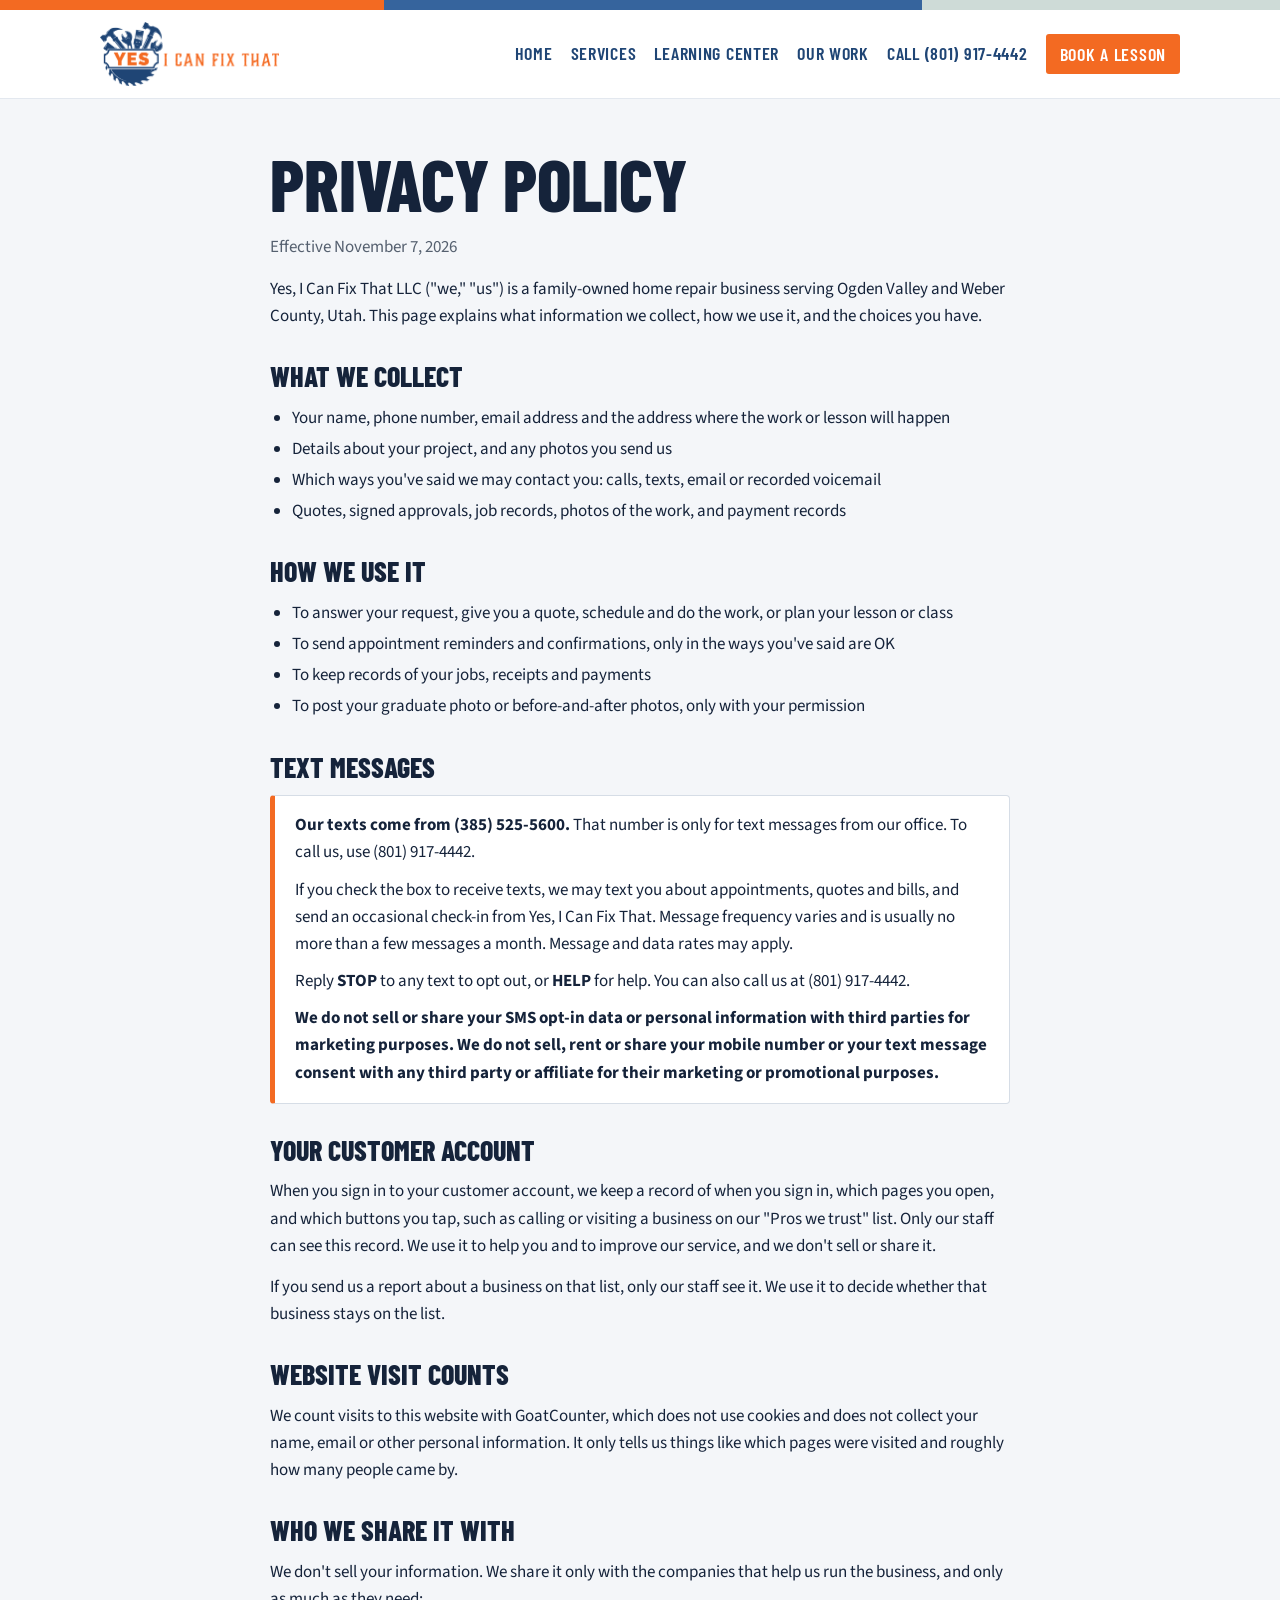
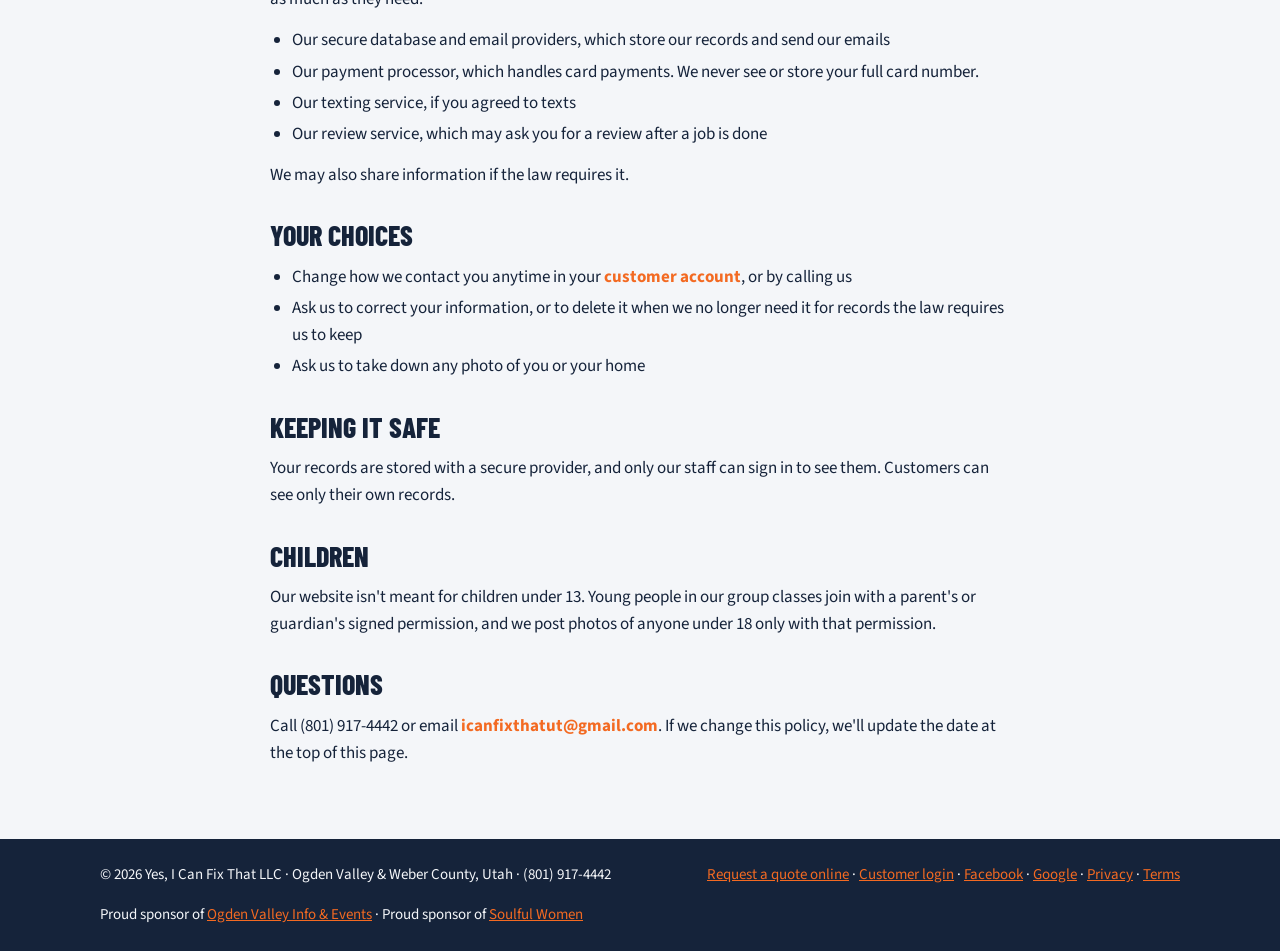
<file: privacy.html>
<!doctype html>
<html lang="en">
<head>
<meta charset="utf-8">
<meta name="viewport" content="width=device-width, initial-scale=1, viewport-fit=cover">
<title>Privacy Policy | Yes, I Can Fix That</title>
<meta name="description" content="How Yes, I Can Fix That collects, uses and protects your information, including text message consent.">
<meta property="og:type" content="website">
<meta property="og:title" content="Privacy Policy | Yes, I Can Fix That">
<meta property="og:description" content="How Yes, I Can Fix That collects, uses and protects your information, including text message consent.">
<meta property="og:image" content="badge.png">
<meta name="theme-color" content="#1F4575">
<link rel="icon" type="image/png" href="favicon.png">
<link rel="apple-touch-icon" href="apple-touch-icon.png">
<link rel="preconnect" href="https://fonts.googleapis.com">
<link rel="preconnect" href="https://fonts.gstatic.com" crossorigin>
<link rel="stylesheet" href="https://fonts.googleapis.com/css2?family=Barlow+Condensed:wght@600;700;800&family=Source+Sans+3:wght@400;600;700&family=IBM+Plex+Mono:wght@500&display=swap">
<link rel="stylesheet" href="site.css">
<style>
  .policy{max-width:780px;padding-block:48px 72px;display:grid;gap:14px;font-size:17px}
  .policy h1{font-size:clamp(44px,7vw,72px);font-weight:800;text-transform:uppercase}
  .policy h2{font-size:28px;font-weight:800;text-transform:uppercase;margin-top:18px}
  .policy ul{margin:0;padding-left:22px;display:grid;gap:4px}
  .policy .muted{color:var(--muted)}
  .policy .box{background:var(--surface);border:1px solid var(--line);border-left:5px solid var(--accent);border-radius:4px;padding:16px 20px}
</style>
</head>
<body>
<div class="tape" aria-hidden="true"></div>

<div class="topbar">
  <div class="wrap">
    <a class="brand" href="index.html"><img src="logo.png" alt="Yes, I Can Fix That" width="720" height="258"></a>
    <nav class="nav" aria-label="Main">
      <a href="index.html">Home</a>
      <a href="services.html">Services</a>
      <a href="learn.html">Learning Center</a>
      <a href="work.html">Our Work</a>
      <a href="tel:+18019174442">Call (801) 917-4442</a>
      <a class="nav-cta" href="https://yesicanfixthat.github.io/office/request.html?type=Private%20lesson">Book a Lesson</a>
    </nav>
  </div>
</div>

<main class="wrap policy">
  <h1>Privacy Policy</h1>
  <p class="muted">Effective November 7, 2026</p>
  <p>Yes, I Can Fix That LLC ("we," "us") is a family-owned home repair business serving Ogden Valley and Weber County, Utah. This page explains what information we collect, how we use it, and the choices you have.</p>

  <h2>What we collect</h2>
  <ul>
    <li>Your name, phone number, email address and the address where the work or lesson will happen</li>
    <li>Details about your project, and any photos you send us</li>
    <li>Which ways you've said we may contact you: calls, texts, email or recorded voicemail</li>
    <li>Quotes, signed approvals, job records, photos of the work, and payment records</li>
  </ul>

  <h2>How we use it</h2>
  <ul>
    <li>To answer your request, give you a quote, schedule and do the work, or plan your lesson or class</li>
    <li>To send appointment reminders and confirmations, only in the ways you've said are OK</li>
    <li>To keep records of your jobs, receipts and payments</li>
    <li>To post your graduate photo or before-and-after photos, only with your permission</li>
  </ul>

  <h2>Text messages</h2>
  <div class="box">
    <p><b>Our texts come from (385) 525-5600.</b> That number is only for text messages from our office. To call us, use (801) 917-4442.</p>
    <p style="margin-top:10px">If you check the box to receive texts, we may text you about appointments, quotes and bills, and send an occasional check-in from Yes, I Can Fix That. Message frequency varies and is usually no more than a few messages a month. Message and data rates may apply.</p>
    <p style="margin-top:10px">Reply <b>STOP</b> to any text to opt out, or <b>HELP</b> for help. You can also call us at (801) 917-4442.</p>
    <p style="margin-top:10px"><b>We do not sell or share your SMS opt-in data or personal information with third parties for marketing purposes. We do not sell, rent or share your mobile number or your text message consent with any third party or affiliate for their marketing or promotional purposes.</b></p>
  </div>

  <h2>Your customer account</h2>
  <p>When you sign in to your customer account, we keep a record of when you sign in, which pages you open, and which buttons you tap, such as calling or visiting a business on our "Pros we trust" list. Only our staff can see this record. We use it to help you and to improve our service, and we don't sell or share it.</p>
  <p>If you send us a report about a business on that list, only our staff see it. We use it to decide whether that business stays on the list.</p>

  <h2>Website visit counts</h2>
  <p>We count visits to this website with GoatCounter, which does not use cookies and does not collect your name, email or other personal information. It only tells us things like which pages were visited and roughly how many people came by.</p>
  <h2>Who we share it with</h2>
  <p>We don't sell your information. We share it only with the companies that help us run the business, and only as much as they need:</p>
  <ul>
    <li>Our secure database and email providers, which store our records and send our emails</li>
    <li>Our payment processor, which handles card payments. We never see or store your full card number.</li>
    <li>Our texting service, if you agreed to texts</li>
    <li>Our review service, which may ask you for a review after a job is done</li>
  </ul>
  <p>We may also share information if the law requires it.</p>

  <h2>Your choices</h2>
  <ul>
    <li>Change how we contact you anytime in your <a class="text-link" href="https://yesicanfixthat.github.io/office/portal.html">customer account</a>, or by calling us</li>
    <li>Ask us to correct your information, or to delete it when we no longer need it for records the law requires us to keep</li>
    <li>Ask us to take down any photo of you or your home</li>
  </ul>

  <h2>Keeping it safe</h2>
  <p>Your records are stored with a secure provider, and only our staff can sign in to see them. Customers can see only their own records.</p>

  <h2>Children</h2>
  <p>Our website isn't meant for children under 13. Young people in our group classes join with a parent's or guardian's signed permission, and we post photos of anyone under 18 only with that permission.</p>

  <h2>Questions</h2>
  <p>Call (801) 917-4442 or email <a class="text-link" href="mailto:icanfixthatut@gmail.com">icanfixthatut@gmail.com</a>. If we change this policy, we'll update the date at the top of this page.</p>
</main>

<footer>
  <div class="wrap">
    <span>&copy; <span data-year>2026</span> Yes, I Can Fix That LLC &middot; Ogden Valley &amp; Weber County, Utah &middot; (801) 917-4442</span>
    <span><a href="https://yesicanfixthat.github.io/office/request.html">Request a quote online</a> &middot; <a href="https://yesicanfixthat.github.io/office/portal.html">Customer login</a> &middot; <a href="https://www.facebook.com/profile.php?id=61595063423377" target="_blank" rel="noopener">Facebook</a> &middot; <a href="https://share.google/11J3XdHZNQQ4M2LdC" target="_blank" rel="noopener">Google</a> &middot; <a href="privacy.html">Privacy</a> &middot; <a href="terms.html">Terms</a></span>
  </div>
</footer>
<script src="site.js" defer></script>
<script data-goatcounter="https://icanfixthatut.goatcounter.com/count" async src="//gc.zgo.at/count.js"></script>
<script>
/* Counts taps on Call, Text, Email and Quote buttons in GoatCounter. No personal information. */
document.addEventListener('click',function(e){
  var a=e.target.closest&&e.target.closest('a');if(!a||!window.goatcounter||!window.goatcounter.count)return;
  var h=(a.getAttribute('href')||'').toLowerCase(),n='';
  if(h.indexOf('tel:')===0)n='tap-call';else if(h.indexOf('sms:')===0)n='tap-text';else if(h.indexOf('mailto:')===0)n='tap-email';else if(h.indexOf('request.html')>-1)n='tap-quote';
  if(n)window.goatcounter.count({path:n,title:(a.textContent||'').trim().slice(0,60),event:true});
},true);
</script>
</body>
</html>
</file>
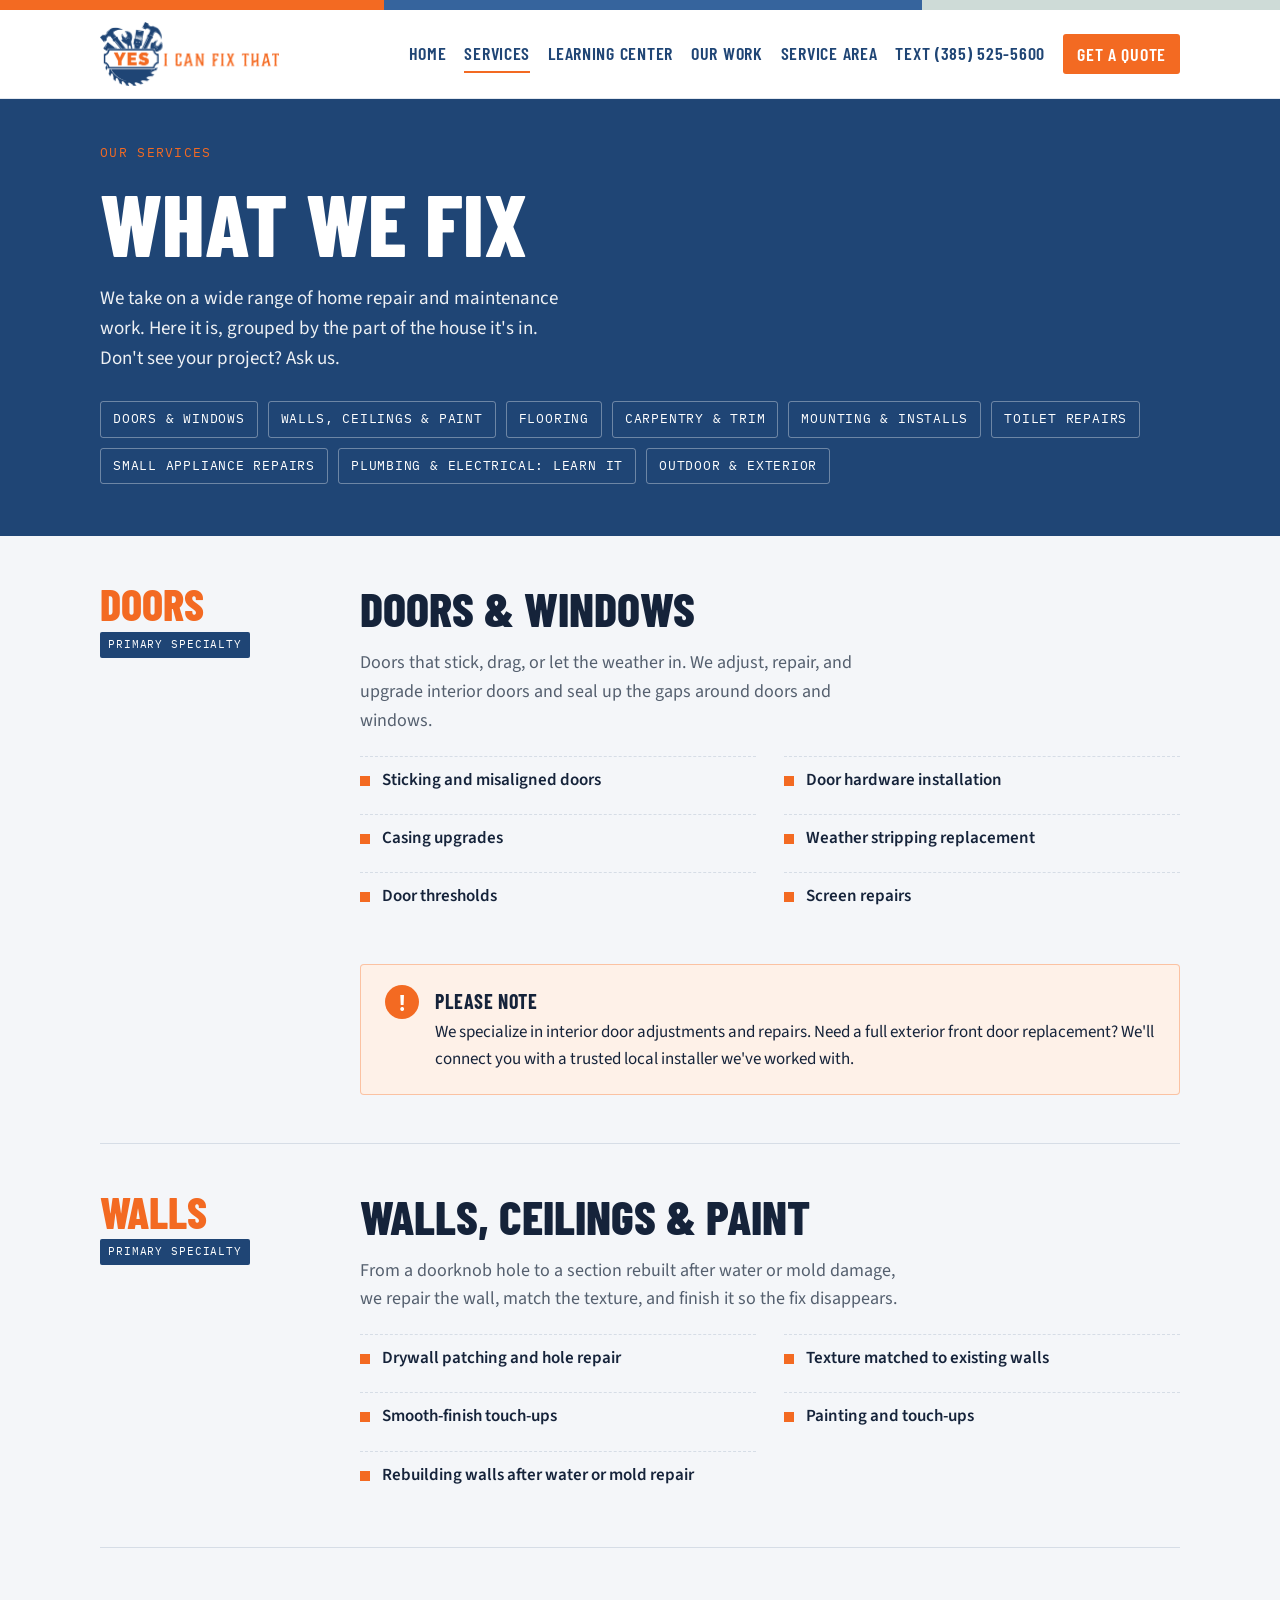
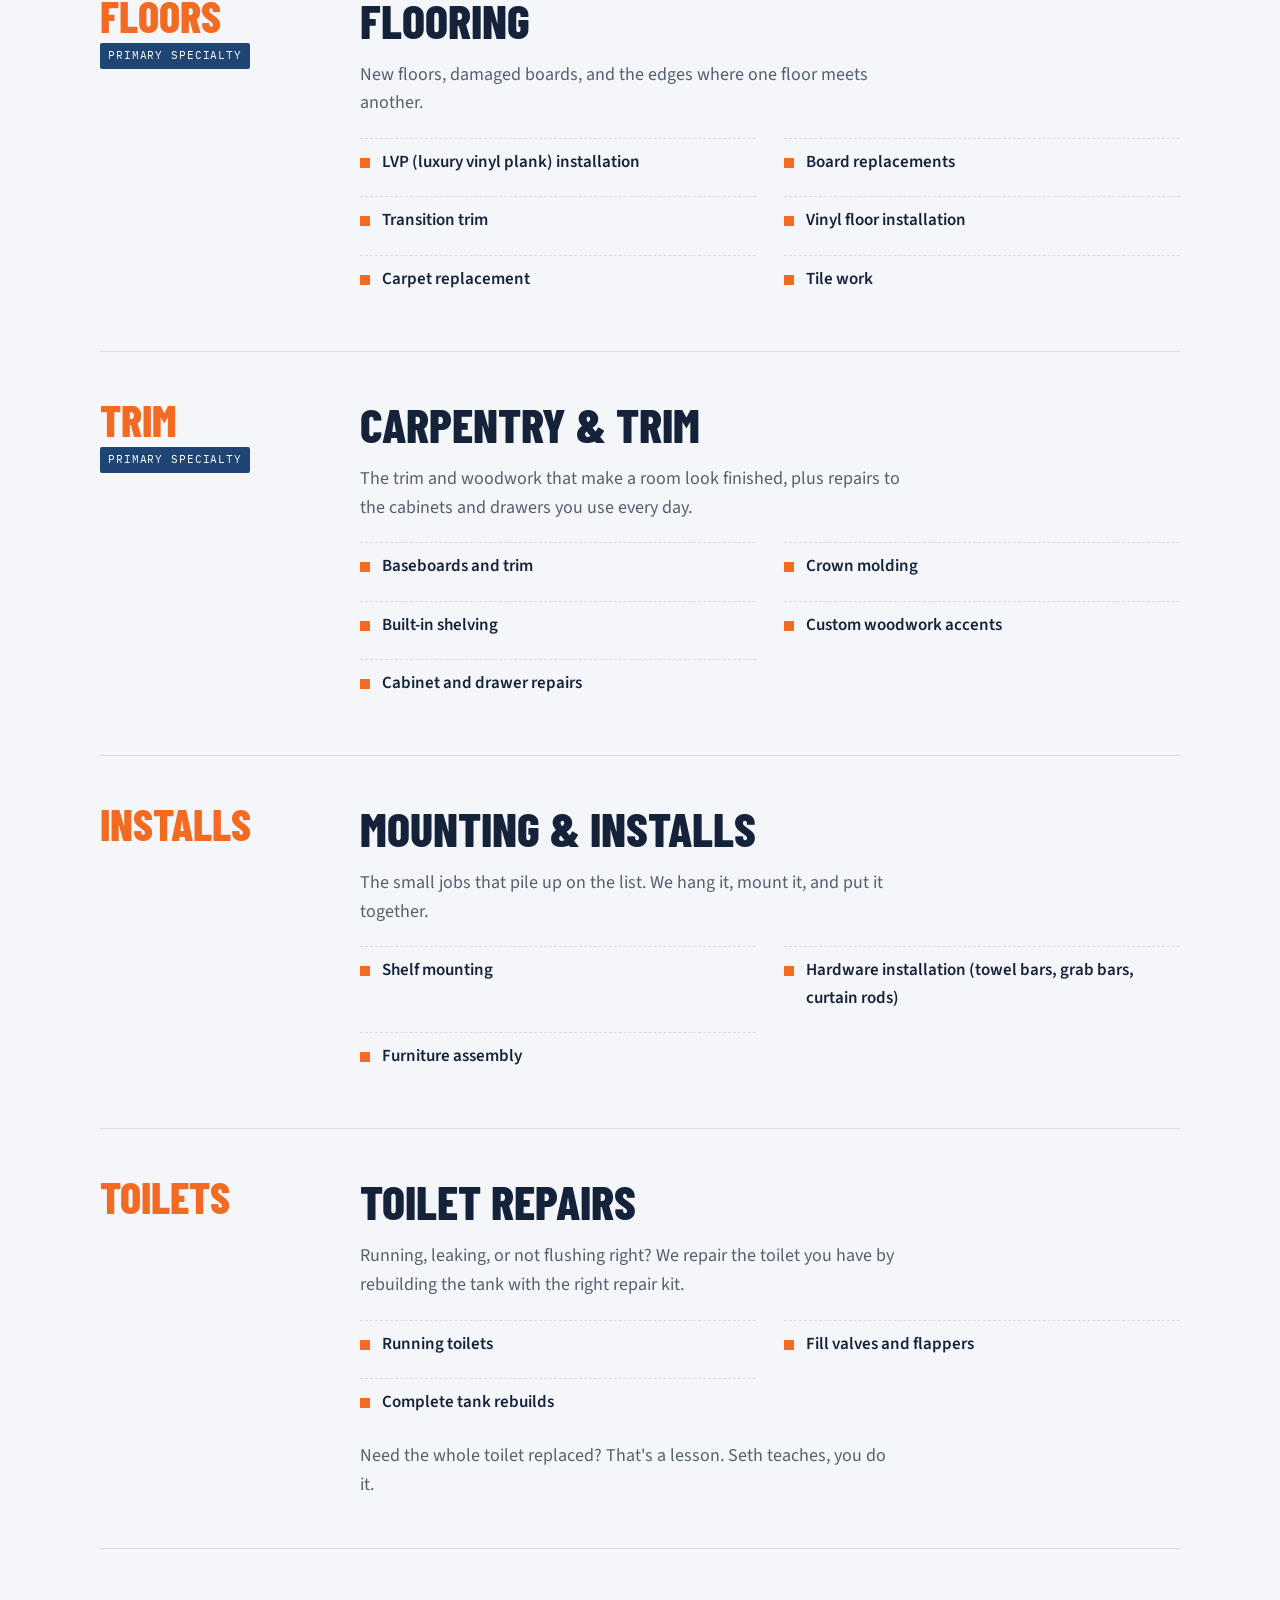
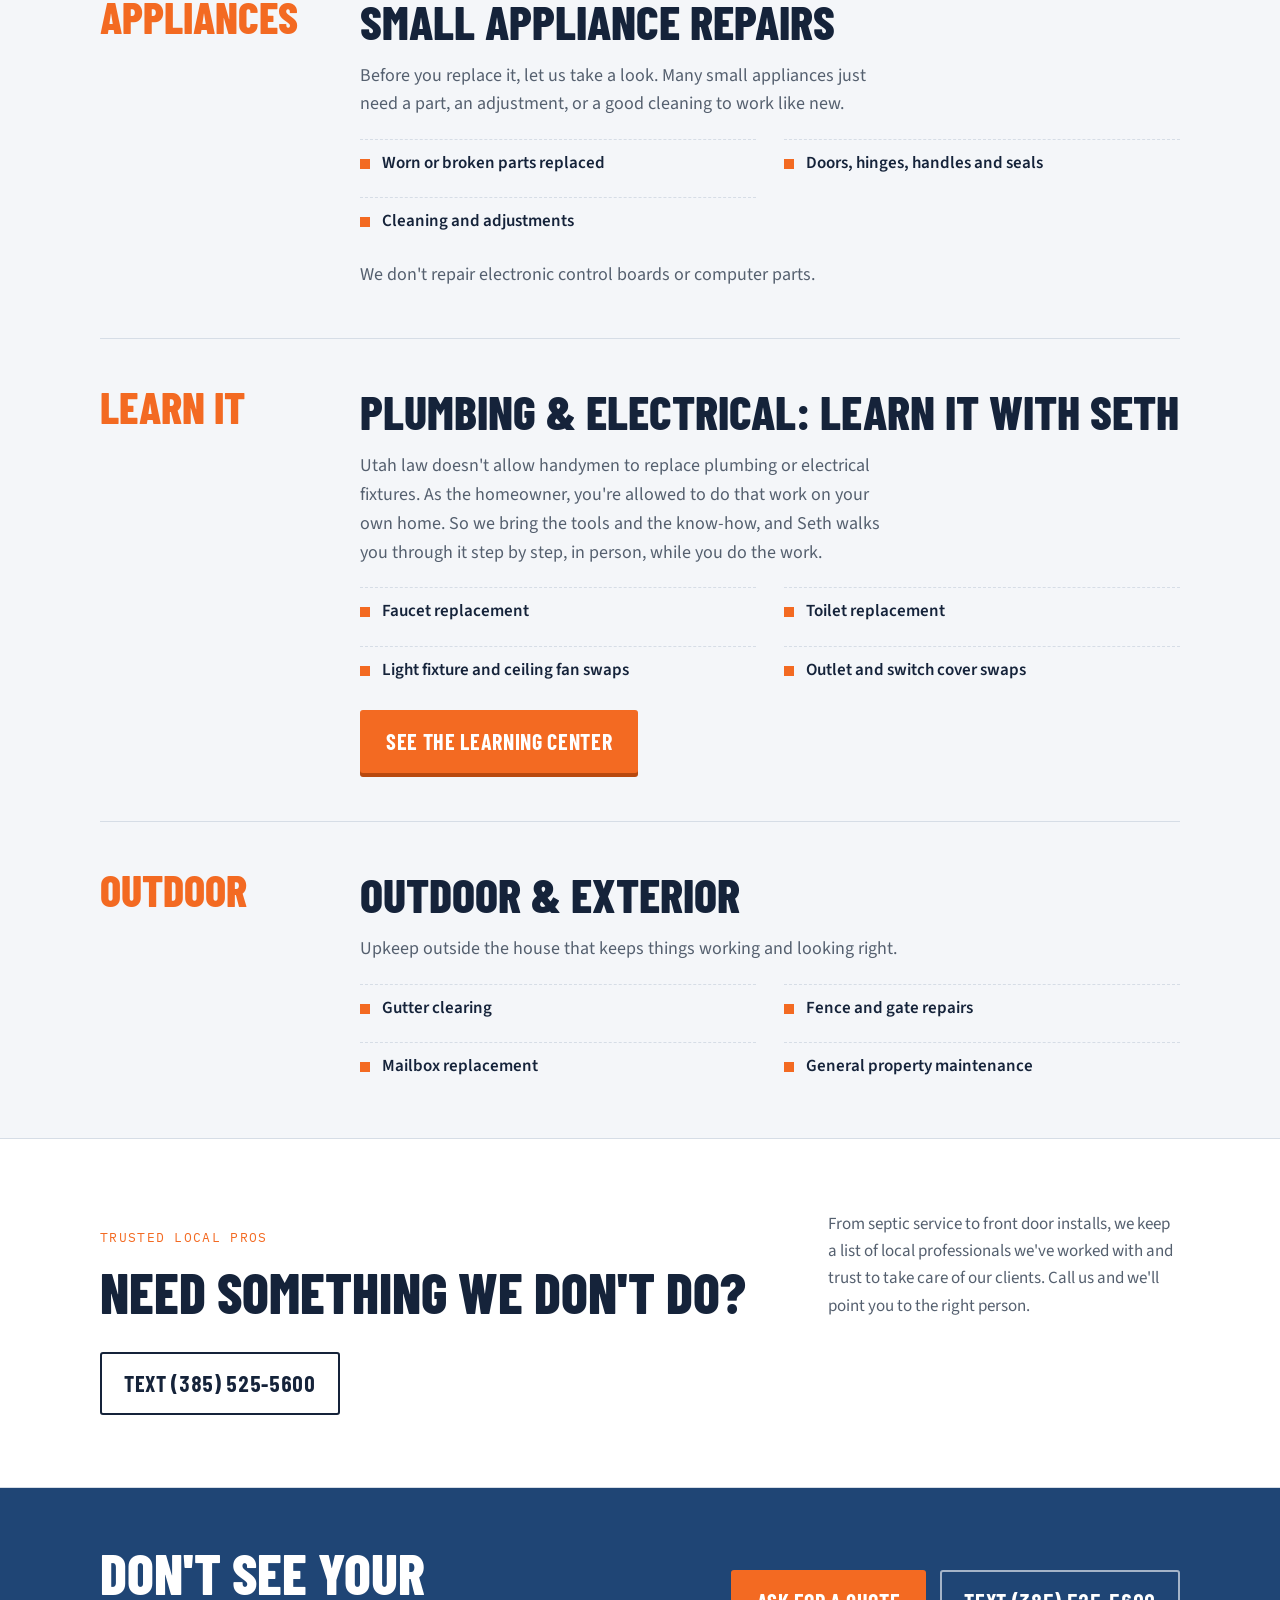
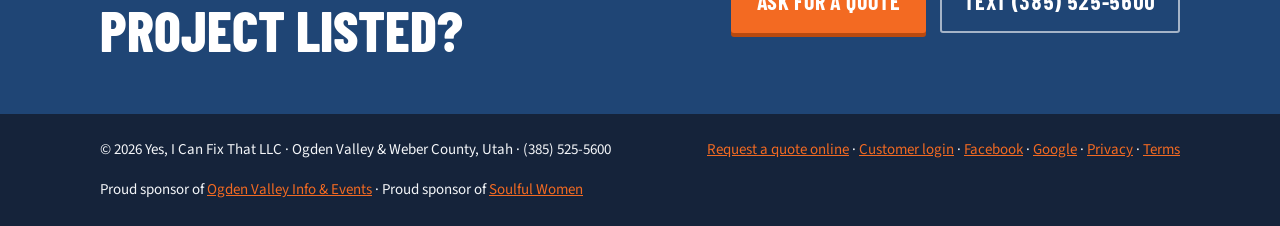
<file: services.html>
<!doctype html>
<html lang="en">
<head>
<meta charset="utf-8">
<meta name="viewport" content="width=device-width, initial-scale=1, viewport-fit=cover">
<title>Services | Yes, I Can Fix That</title>
<meta name="description" content="Handyman services in Ogden Valley and Weber County, Utah: doors and windows, drywall and paint, flooring, carpentry and trim, mounting and installs, small appliance repairs, homeowner repair lessons, and outdoor upkeep.">
<meta property="og:type" content="website">
<meta property="og:title" content="Services | Yes, I Can Fix That">
<meta property="og:description" content="Handyman services in Ogden Valley and Weber County, Utah: doors and windows, drywall and paint, flooring, carpentry and trim, mounting and installs, small appliance repairs, homeowner repair lessons, and outdoor upkeep.">
<meta property="og:image" content="badge.png">
<meta name="theme-color" content="#1F4575">
<link rel="icon" type="image/png" href="favicon.png">
<link rel="apple-touch-icon" href="apple-touch-icon.png">
<link rel="preconnect" href="https://fonts.googleapis.com">
<link rel="preconnect" href="https://fonts.gstatic.com" crossorigin>
<link rel="stylesheet" href="https://fonts.googleapis.com/css2?family=Barlow+Condensed:wght@600;700;800&family=Source+Sans+3:wght@400;600;700&family=IBM+Plex+Mono:wght@500&display=swap">
<link rel="stylesheet" href="site.css">
</head>
<body>
<div class="tape" aria-hidden="true"></div>

<div class="topbar">
  <div class="wrap">
    <a class="brand" href="index.html"><img src="logo.png" alt="Yes, I Can Fix That" width="720" height="258"></a>
    <nav class="nav" aria-label="Main">
      <a href="index.html">Home</a>
      <a href="services.html" aria-current="page">Services</a>
      <a href="learn.html">Learning Center</a>
      <a href="work.html">Our Work</a>
      <a href="index.html#service-area">Service Area</a>
      <a href="sms:+13855255600">Text (385) 525-5600</a>
      <a class="nav-cta" href="https://yesicanfixthat.github.io/office/request.html">Get a Quote</a>
    </nav>
  </div>
</div>

<header class="page-hero">
  <div class="wrap">
    <div class="eyebrow">Our services</div>
    <h1>What we fix</h1>
    <p class="lede">We take on a wide range of home repair and maintenance work. Here it is, grouped by the part of the house it's in. Don't see your project? Ask us.</p>
    <nav class="jump" aria-label="Service groups">
      <a href="#doors">Doors &amp; Windows</a>
      <a href="#walls">Walls, Ceilings &amp; Paint</a>
      <a href="#floors">Flooring</a>
      <a href="#carpentry">Carpentry &amp; Trim</a>
      <a href="#installs">Mounting &amp; Installs</a>
      <a href="#toilets">Toilet Repairs</a>
      <a href="#appliances">Small Appliance Repairs</a>
      <a href="#learn">Plumbing &amp; Electrical: Learn It</a>
      <a href="#outdoor">Outdoor &amp; Exterior</a>
    </nav>
  </div>
</header>

<main class="wrap">

  <section class="svc" id="doors">
    <div class="svc-label"><span class="num">Doors</span><span class="pill">Primary specialty</span></div>
    <div class="svc-body">
      <h2>Doors &amp; Windows</h2>
      <p>Doors that stick, drag, or let the weather in. We adjust, repair, and upgrade interior doors and seal up the gaps around doors and windows.</p>
      <ul class="checklist">
        <li>Sticking and misaligned doors</li>
        <li>Door hardware installation</li>
        <li>Casing upgrades</li>
        <li>Weather stripping replacement</li>
        <li>Door thresholds</li>
        <li>Screen repairs</li>
      </ul>
      <div class="note">
        <span class="icon" aria-hidden="true">!</span>
        <div>
          <strong>Please note</strong>
          We specialize in interior door adjustments and repairs. Need a full exterior front door replacement? We'll connect you with a trusted local installer we've worked with.
        </div>
      </div>
    </div>
  </section>

  <section class="svc" id="walls">
    <div class="svc-label"><span class="num">Walls</span><span class="pill">Primary specialty</span></div>
    <div class="svc-body">
      <h2>Walls, Ceilings &amp; Paint</h2>
      <p>From a doorknob hole to a section rebuilt after water or mold damage, we repair the wall, match the texture, and finish it so the fix disappears.</p>
      <ul class="checklist">
        <li>Drywall patching and hole repair</li>
        <li>Texture matched to existing walls</li>
        <li>Smooth-finish touch-ups</li>
        <li>Painting and touch-ups</li>
        <li>Rebuilding walls after water or mold repair</li>
      </ul>
    </div>
  </section>

  <section class="svc" id="floors">
    <div class="svc-label"><span class="num">Floors</span><span class="pill">Primary specialty</span></div>
    <div class="svc-body">
      <h2>Flooring</h2>
      <p>New floors, damaged boards, and the edges where one floor meets another.</p>
      <ul class="checklist">
        <li>LVP (luxury vinyl plank) installation</li>
        <li>Board replacements</li>
        <li>Transition trim</li>
        <li>Vinyl floor installation</li>
        <li>Carpet replacement</li>
        <li>Tile work</li>
      </ul>
    </div>
  </section>

  <section class="svc" id="carpentry">
    <div class="svc-label"><span class="num">Trim</span><span class="pill">Primary specialty</span></div>
    <div class="svc-body">
      <h2>Carpentry &amp; Trim</h2>
      <p>The trim and woodwork that make a room look finished, plus repairs to the cabinets and drawers you use every day.</p>
      <ul class="checklist">
        <li>Baseboards and trim</li>
        <li>Crown molding</li>
        <li>Built-in shelving</li>
        <li>Custom woodwork accents</li>
        <li>Cabinet and drawer repairs</li>
      </ul>
    </div>
  </section>

  <section class="svc" id="installs">
    <div class="svc-label"><span class="num">Installs</span></div>
    <div class="svc-body">
      <h2>Mounting &amp; Installs</h2>
      <p>The small jobs that pile up on the list. We hang it, mount it, and put it together.</p>
      <ul class="checklist">
        <li>Shelf mounting</li>
        <li>Hardware installation (towel bars, grab bars, curtain rods)</li>
        <li>Furniture assembly</li>
      </ul>
    </div>
  </section>

  <section class="svc" id="toilets">
    <div class="svc-label"><span class="num">Toilets</span></div>
    <div class="svc-body">
      <h2>Toilet Repairs</h2>
      <p>Running, leaking, or not flushing right? We repair the toilet you have by rebuilding the tank with the right repair kit.</p>
      <ul class="checklist">
        <li>Running toilets</li>
        <li>Fill valves and flappers</li>
        <li>Complete tank rebuilds</li>
      </ul>
      <p class="small">Need the whole toilet replaced? That's a lesson. Seth teaches, you do it.</p>
    </div>
  </section>

  <section class="svc" id="appliances">
    <div class="svc-label"><span class="num">Appliances</span></div>
    <div class="svc-body">
      <h2>Small Appliance Repairs</h2>
      <p>Before you replace it, let us take a look. Many small appliances just need a part, an adjustment, or a good cleaning to work like new.</p>
      <ul class="checklist">
        <li>Worn or broken parts replaced</li>
        <li>Doors, hinges, handles and seals</li>
        <li>Cleaning and adjustments</li>
      </ul>
      <p class="small">We don't repair electronic control boards or computer parts.</p>
    </div>
  </section>

  <section class="svc" id="learn">
    <div class="svc-label"><span class="num">Learn it</span></div>
    <div class="svc-body">
      <h2>Plumbing &amp; Electrical: Learn It With Seth</h2>
      <p>Utah law doesn't allow handymen to replace plumbing or electrical fixtures. As the homeowner, you're allowed to do that work on your own home. So we bring the tools and the know-how, and Seth walks you through it step by step, in person, while you do the work.</p>
      <ul class="checklist">
        <li>Faucet replacement</li>
        <li>Toilet replacement</li>
        <li>Light fixture and ceiling fan swaps</li>
        <li>Outlet and switch cover swaps</li>
      </ul>
      <p><a class="btn" href="learn.html">See the Learning Center</a></p>
    </div>
  </section>

  <section class="svc" id="outdoor">
    <div class="svc-label"><span class="num">Outdoor</span></div>
    <div class="svc-body">
      <h2>Outdoor &amp; Exterior</h2>
      <p>Upkeep outside the house that keeps things working and looking right.</p>
      <ul class="checklist">
        <li>Gutter clearing</li>
        <li>Fence and gate repairs</li>
        <li>Mailbox replacement</li>
        <li>General property maintenance</li>
      </ul>
    </div>
  </section>

</main>
<section class="block steps-wrap" id="trusted-pros">
  <div class="wrap">
    <div class="section-head">
      <div>
        <div class="eyebrow">Trusted local pros</div>
        <h2>Need something we don't do?</h2>
      </div>
      <p>From septic service to front door installs, we keep a list of local professionals we've worked with and trust to take care of our clients. Call us and we'll point you to the right person.</p>
    </div>
    <div class="cta-row" style="margin-top:0"><a class="btn-ghost" href="sms:+13855255600" style="color:var(--ink);border-color:var(--ink)">Text (385) 525-5600</a></div>
  </div>
</section>


<section class="closer">
  <div class="wrap">
    <h2>Don't see your project listed?</h2>
    <div class="cta-row" style="margin-top:0">
      <a href="https://yesicanfixthat.github.io/office/request.html" class="btn">Ask for a Quote</a>
      <a class="btn-ghost" href="sms:+13855255600">Text (385) 525-5600</a>
    </div>
  </div>
</section>

<footer>
  <div class="wrap">
    <span>&copy; <span data-year>2026</span> Yes, I Can Fix That LLC &middot; Ogden Valley &amp; Weber County, Utah &middot; (385) 525-5600</span>
    <span><a href="https://yesicanfixthat.github.io/office/request.html">Request a quote online</a> &middot; <a href="https://yesicanfixthat.github.io/office/portal.html">Customer login</a> &middot; <a href="https://www.facebook.com/profile.php?id=61595063423377" target="_blank" rel="noopener">Facebook</a> &middot; <a href="https://share.google/11J3XdHZNQQ4M2LdC" target="_blank" rel="noopener">Google</a> &middot; <a href="privacy.html">Privacy</a> &middot; <a href="terms.html">Terms</a></span>
  </div>
</footer>

<script src="site.js" defer></script>
<script data-goatcounter="https://icanfixthatut.goatcounter.com/count" async src="//gc.zgo.at/count.js"></script>
<script>
/* Counts taps on Call, Text, Email and Quote buttons in GoatCounter. No personal information. */
document.addEventListener('click',function(e){
  var a=e.target.closest&&e.target.closest('a');if(!a||!window.goatcounter||!window.goatcounter.count)return;
  var h=(a.getAttribute('href')||'').toLowerCase(),n='';
  if(h.indexOf('tel:')===0)n='tap-call';else if(h.indexOf('sms:')===0)n='tap-text';else if(h.indexOf('mailto:')===0)n='tap-email';else if(h.indexOf('request.html')>-1)n='tap-quote';
  if(n)window.goatcounter.count({path:n,title:(a.textContent||'').trim().slice(0,60),event:true});
},true);
</script>
</body>
</html>
</file>
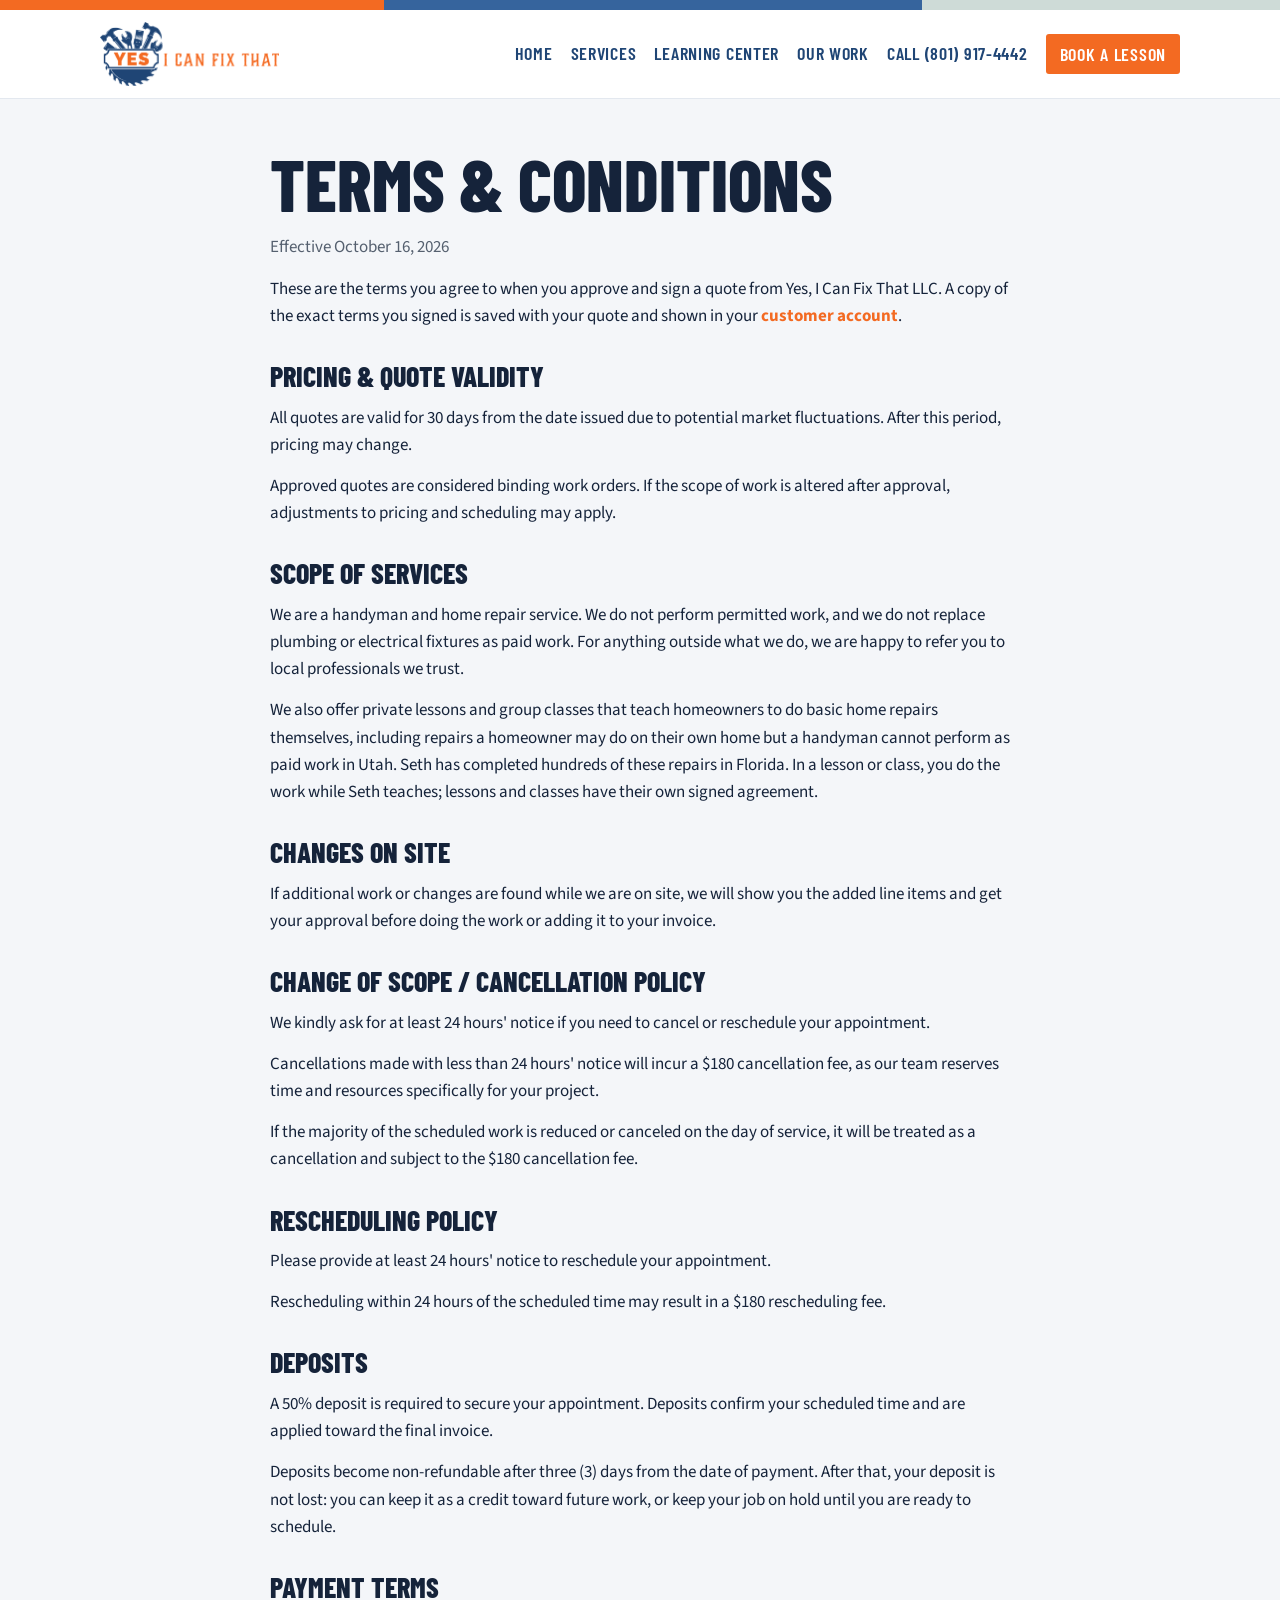
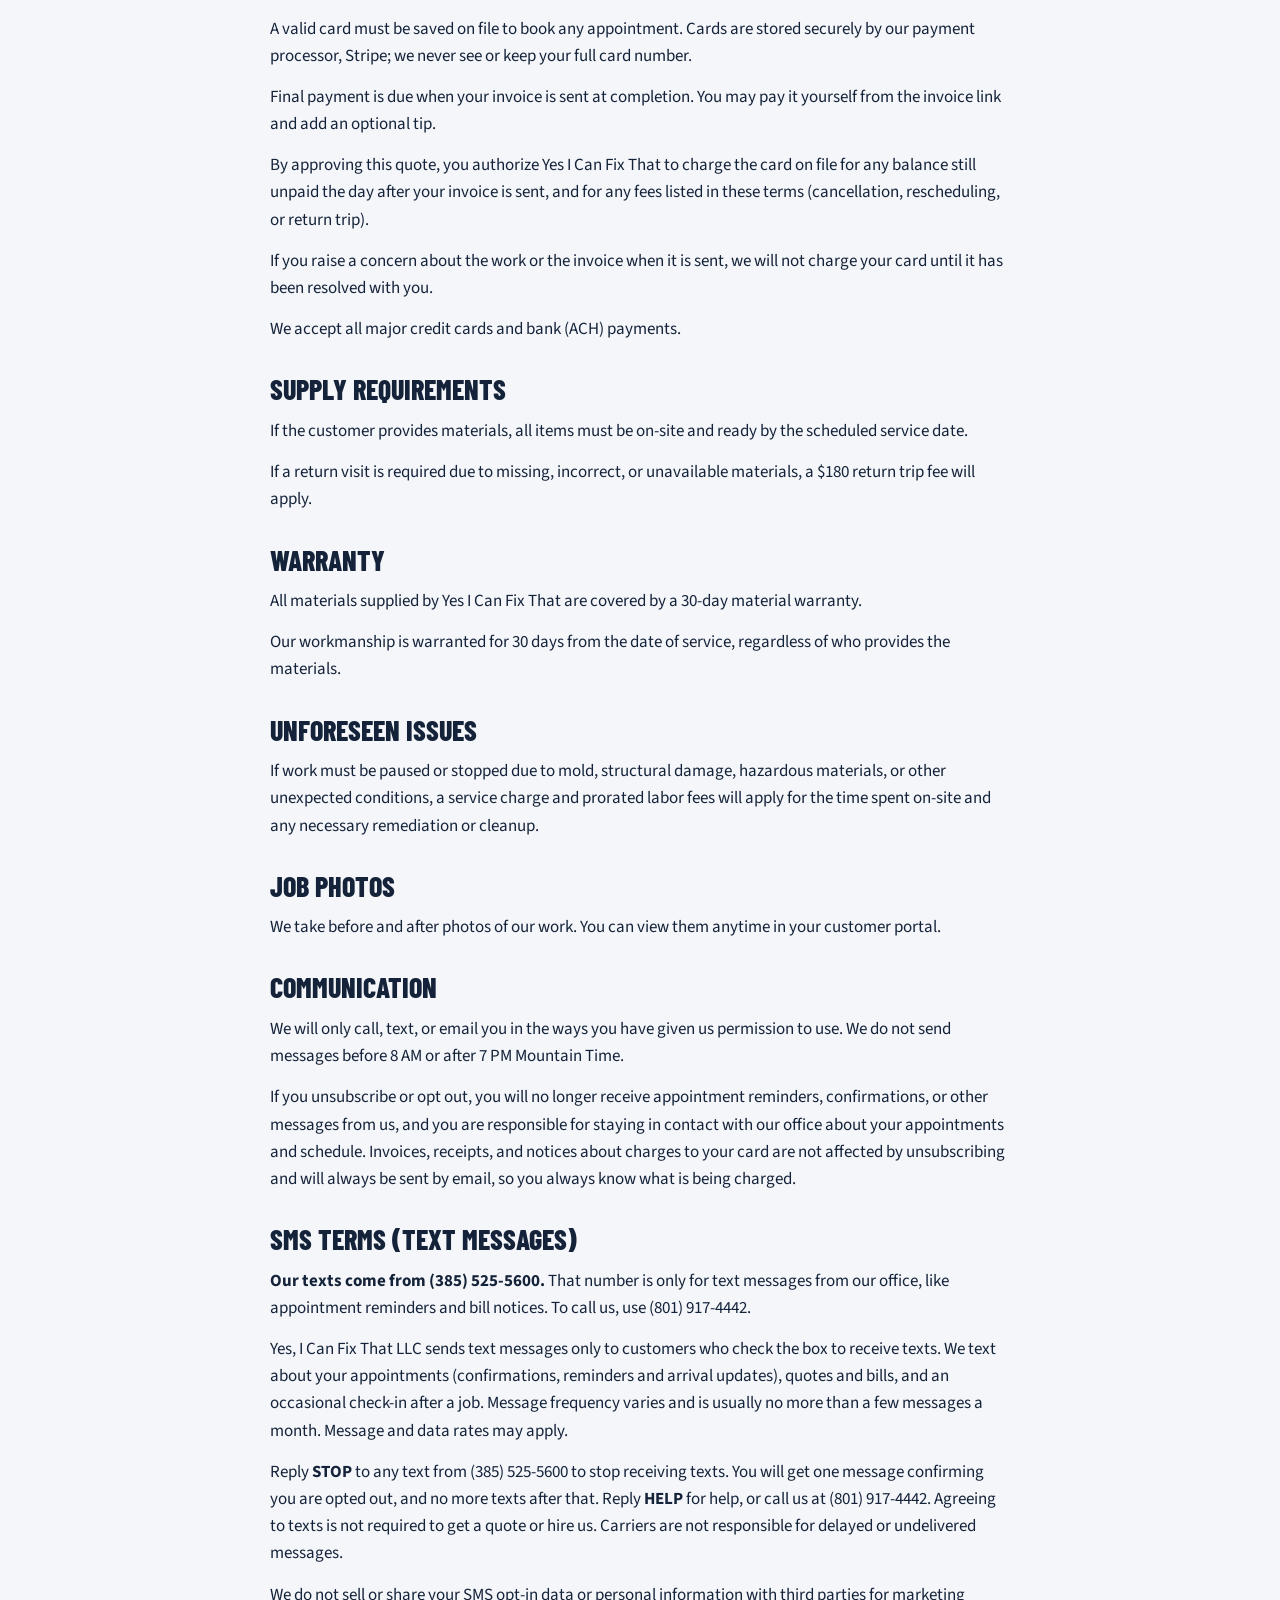
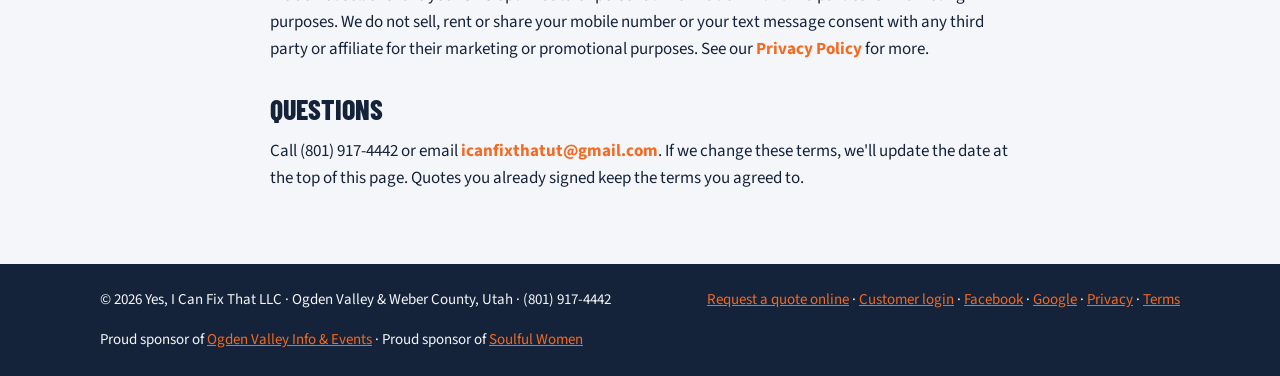
<file: terms.html>
<!doctype html>
<html lang="en">
<head>
<meta charset="utf-8">
<meta name="viewport" content="width=device-width, initial-scale=1, viewport-fit=cover">
<title>Terms &amp; Conditions | Yes, I Can Fix That</title>
<meta name="description" content="Deposits, payments, cancellations, warranty and other terms for work and lessons with Yes, I Can Fix That.">
<meta property="og:type" content="website">
<meta property="og:title" content="Terms &amp; Conditions | Yes, I Can Fix That">
<meta property="og:description" content="Deposits, payments, cancellations, warranty and other terms for work and lessons with Yes, I Can Fix That.">
<meta property="og:image" content="badge.png">
<meta name="theme-color" content="#1F4575">
<link rel="icon" type="image/png" href="favicon.png">
<link rel="apple-touch-icon" href="apple-touch-icon.png">
<link rel="preconnect" href="https://fonts.googleapis.com">
<link rel="preconnect" href="https://fonts.gstatic.com" crossorigin>
<link rel="stylesheet" href="https://fonts.googleapis.com/css2?family=Barlow+Condensed:wght@600;700;800&family=Source+Sans+3:wght@400;600;700&family=IBM+Plex+Mono:wght@500&display=swap">
<link rel="stylesheet" href="site.css">
<style>
  .policy{max-width:780px;padding-block:48px 72px;display:grid;gap:14px;font-size:17px}
  .policy h1{font-size:clamp(44px,7vw,72px);font-weight:800;text-transform:uppercase}
  .policy h2{font-size:28px;font-weight:800;text-transform:uppercase;margin-top:18px}
  .policy ul{margin:0;padding-left:22px;display:grid;gap:4px}
  .policy .muted{color:var(--muted)}
  .policy .box{background:var(--surface);border:1px solid var(--line);border-left:5px solid var(--accent);border-radius:4px;padding:16px 20px}
</style>
</head>
<body>
<div class="tape" aria-hidden="true"></div>

<div class="topbar">
  <div class="wrap">
    <a class="brand" href="index.html"><img src="logo.png" alt="Yes, I Can Fix That" width="720" height="258"></a>
    <nav class="nav" aria-label="Main">
      <a href="index.html">Home</a>
      <a href="services.html">Services</a>
      <a href="learn.html">Learning Center</a>
      <a href="work.html">Our Work</a>
      <a href="tel:+18019174442">Call (801) 917-4442</a>
      <a class="nav-cta" href="https://yesicanfixthat.github.io/office/request.html?type=Private%20lesson">Book a Lesson</a>
    </nav>
  </div>
</div>

<main class="wrap policy">
  <h1>Terms &amp; Conditions</h1>
  <p class="muted">Effective October 16, 2026</p>
  <p>These are the terms you agree to when you approve and sign a quote from Yes, I Can Fix That LLC. A copy of the exact terms you signed is saved with your quote and shown in your <a class="text-link" href="https://yesicanfixthat.github.io/office/portal.html">customer account</a>.</p>
  <h2>Pricing &amp; Quote Validity</h2>
  <p>All quotes are valid for 30 days from the date issued due to potential market fluctuations. After this period, pricing may change.</p>
  <p>Approved quotes are considered binding work orders. If the scope of work is altered after approval, adjustments to pricing and scheduling may apply.</p>
  <h2>Scope of Services</h2>
  <p>We are a handyman and home repair service. We do not perform permitted work, and we do not replace plumbing or electrical fixtures as paid work. For anything outside what we do, we are happy to refer you to local professionals we trust.</p>
  <p>We also offer private lessons and group classes that teach homeowners to do basic home repairs themselves, including repairs a homeowner may do on their own home but a handyman cannot perform as paid work in Utah. Seth has completed hundreds of these repairs in Florida. In a lesson or class, you do the work while Seth teaches; lessons and classes have their own signed agreement.</p>
  <h2>Changes on Site</h2>
  <p>If additional work or changes are found while we are on site, we will show you the added line items and get your approval before doing the work or adding it to your invoice.</p>
  <h2>Change of Scope / Cancellation Policy</h2>
  <p>We kindly ask for at least 24 hours&#x27; notice if you need to cancel or reschedule your appointment.</p>
  <p>Cancellations made with less than 24 hours&#x27; notice will incur a $180 cancellation fee, as our team reserves time and resources specifically for your project.</p>
  <p>If the majority of the scheduled work is reduced or canceled on the day of service, it will be treated as a cancellation and subject to the $180 cancellation fee.</p>
  <h2>Rescheduling Policy</h2>
  <p>Please provide at least 24 hours&#x27; notice to reschedule your appointment.</p>
  <p>Rescheduling within 24 hours of the scheduled time may result in a $180 rescheduling fee.</p>
  <h2>Deposits</h2>
  <p>A 50% deposit is required to secure your appointment. Deposits confirm your scheduled time and are applied toward the final invoice.</p>
  <p>Deposits become non-refundable after three (3) days from the date of payment. After that, your deposit is not lost: you can keep it as a credit toward future work, or keep your job on hold until you are ready to schedule.</p>
  <h2>Payment Terms</h2>
  <p>A valid card must be saved on file to book any appointment. Cards are stored securely by our payment processor, Stripe; we never see or keep your full card number.</p>
  <p>Final payment is due when your invoice is sent at completion. You may pay it yourself from the invoice link and add an optional tip.</p>
  <p>By approving this quote, you authorize Yes I Can Fix That to charge the card on file for any balance still unpaid the day after your invoice is sent, and for any fees listed in these terms (cancellation, rescheduling, or return trip).</p>
  <p>If you raise a concern about the work or the invoice when it is sent, we will not charge your card until it has been resolved with you.</p>
  <p>We accept all major credit cards and bank (ACH) payments.</p>
  <h2>Supply Requirements</h2>
  <p>If the customer provides materials, all items must be on-site and ready by the scheduled service date.</p>
  <p>If a return visit is required due to missing, incorrect, or unavailable materials, a $180 return trip fee will apply.</p>
  <h2>Warranty</h2>
  <p>All materials supplied by Yes I Can Fix That are covered by a 30-day material warranty.</p>
  <p>Our workmanship is warranted for 30 days from the date of service, regardless of who provides the materials.</p>
  <h2>Unforeseen Issues</h2>
  <p>If work must be paused or stopped due to mold, structural damage, hazardous materials, or other unexpected conditions, a service charge and prorated labor fees will apply for the time spent on-site and any necessary remediation or cleanup.</p>
  <h2>Job Photos</h2>
  <p>We take before and after photos of our work. You can view them anytime in your customer portal.</p>
  <h2>Communication</h2>
  <p>We will only call, text, or email you in the ways you have given us permission to use. We do not send messages before 8 AM or after 7 PM Mountain Time.</p>
  <p>If you unsubscribe or opt out, you will no longer receive appointment reminders, confirmations, or other messages from us, and you are responsible for staying in contact with our office about your appointments and schedule. Invoices, receipts, and notices about charges to your card are not affected by unsubscribing and will always be sent by email, so you always know what is being charged.</p>
  <h2>SMS Terms (Text Messages)</h2>
  <p><b>Our texts come from (385) 525-5600.</b> That number is only for text messages from our office, like appointment reminders and bill notices. To call us, use (801) 917-4442.</p>
  <p>Yes, I Can Fix That LLC sends text messages only to customers who check the box to receive texts. We text about your appointments (confirmations, reminders and arrival updates), quotes and bills, and an occasional check-in after a job. Message frequency varies and is usually no more than a few messages a month. Message and data rates may apply.</p>
  <p>Reply <b>STOP</b> to any text from (385) 525-5600 to stop receiving texts. You will get one message confirming you are opted out, and no more texts after that. Reply <b>HELP</b> for help, or call us at (801) 917-4442. Agreeing to texts is not required to get a quote or hire us. Carriers are not responsible for delayed or undelivered messages.</p>
  <p>We do not sell or share your SMS opt-in data or personal information with third parties for marketing purposes. We do not sell, rent or share your mobile number or your text message consent with any third party or affiliate for their marketing or promotional purposes. See our <a class="text-link" href="privacy.html">Privacy Policy</a> for more.</p>

  <h2>Questions</h2>
  <p>Call (801) 917-4442 or email <a class="text-link" href="mailto:icanfixthatut@gmail.com">icanfixthatut@gmail.com</a>. If we change these terms, we'll update the date at the top of this page. Quotes you already signed keep the terms you agreed to.</p>
</main>

<footer>
  <div class="wrap">
    <span>&copy; <span data-year>2026</span> Yes, I Can Fix That LLC &middot; Ogden Valley &amp; Weber County, Utah &middot; (801) 917-4442</span>
    <span><a href="https://yesicanfixthat.github.io/office/request.html">Request a quote online</a> &middot; <a href="https://yesicanfixthat.github.io/office/portal.html">Customer login</a> &middot; <a href="https://www.facebook.com/profile.php?id=61595063423377" target="_blank" rel="noopener">Facebook</a> &middot; <a href="https://share.google/11J3XdHZNQQ4M2LdC" target="_blank" rel="noopener">Google</a> &middot; <a href="privacy.html">Privacy</a> &middot; <a href="terms.html">Terms</a></span>
  </div>
</footer>
<script src="site.js" defer></script>
<script data-goatcounter="https://icanfixthatut.goatcounter.com/count" async src="//gc.zgo.at/count.js"></script>
<script>
/* Counts taps on Call, Text, Email and Quote buttons in GoatCounter. No personal information. */
document.addEventListener('click',function(e){
  var a=e.target.closest&&e.target.closest('a');if(!a||!window.goatcounter||!window.goatcounter.count)return;
  var h=(a.getAttribute('href')||'').toLowerCase(),n='';
  if(h.indexOf('tel:')===0)n='tap-call';else if(h.indexOf('sms:')===0)n='tap-text';else if(h.indexOf('mailto:')===0)n='tap-email';else if(h.indexOf('request.html')>-1)n='tap-quote';
  if(n)window.goatcounter.count({path:n,title:(a.textContent||'').trim().slice(0,60),event:true});
},true);
</script>
</body>
</html>
</file>
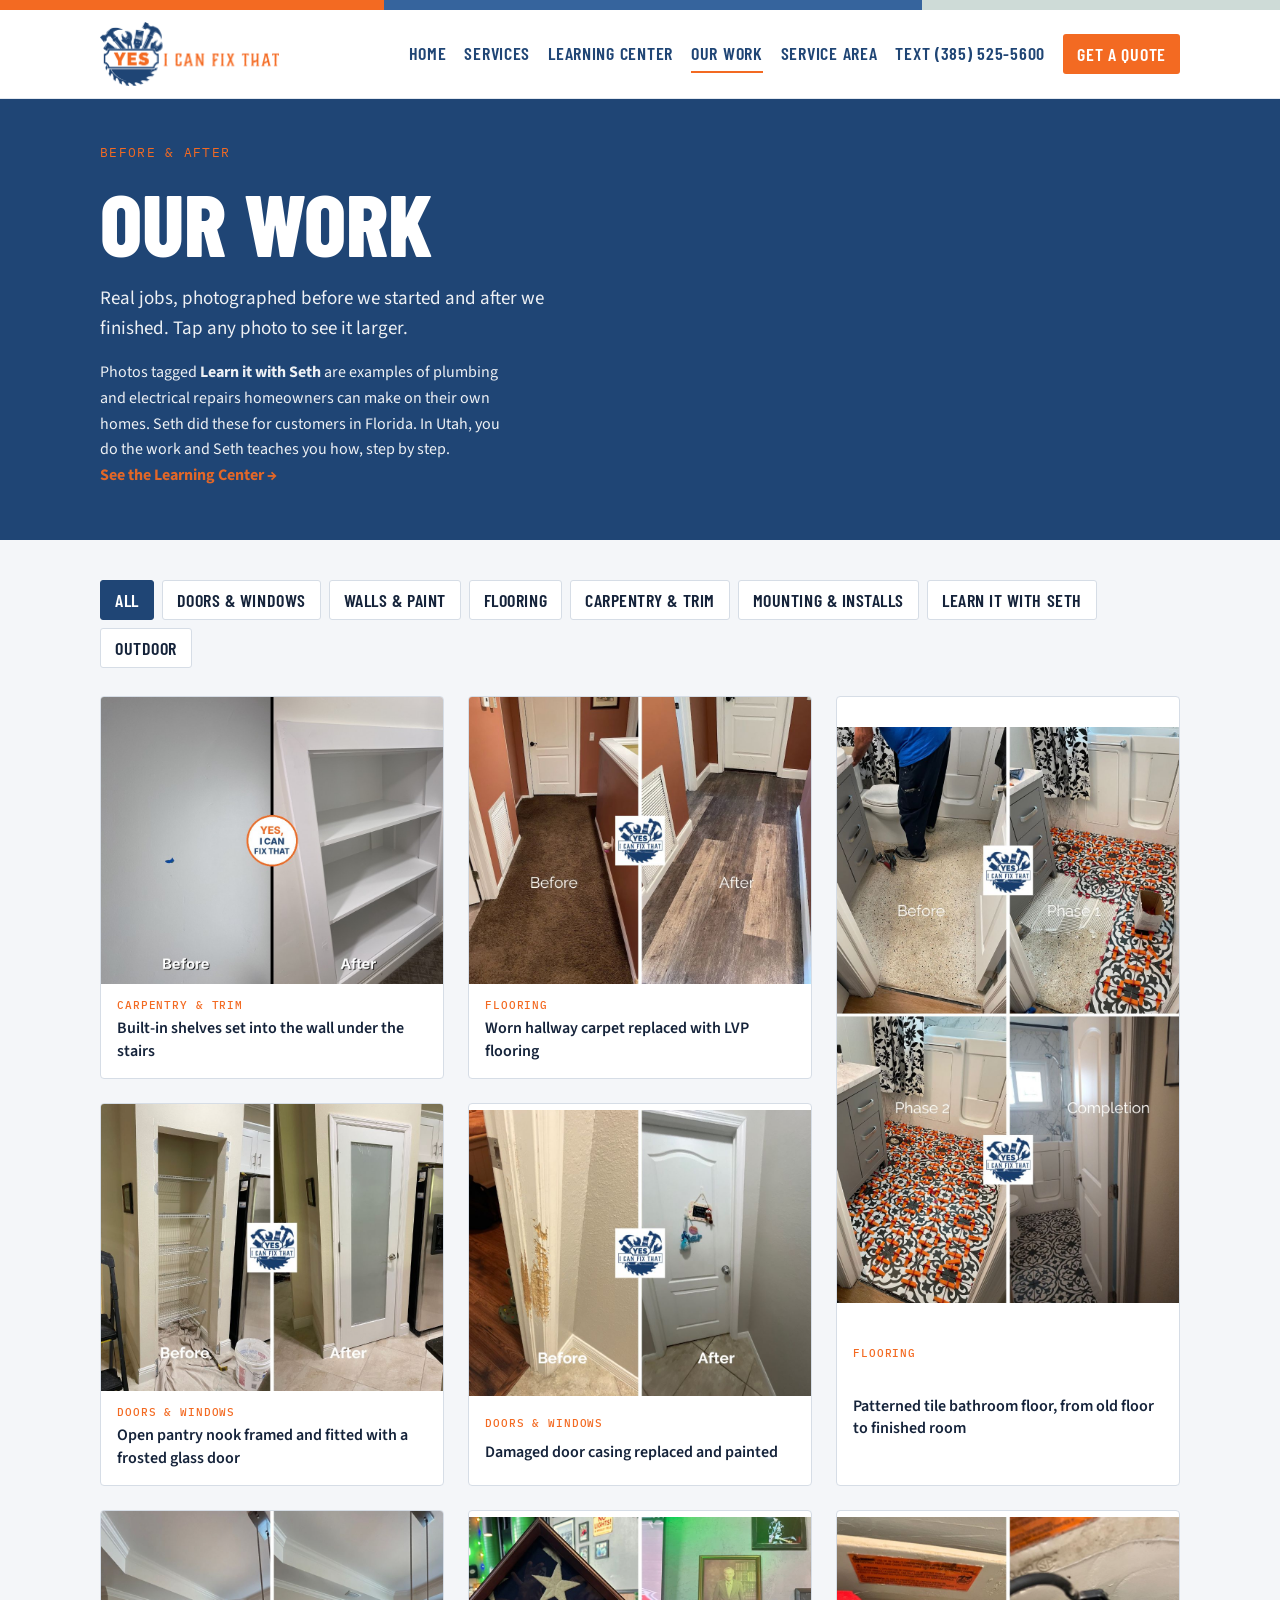
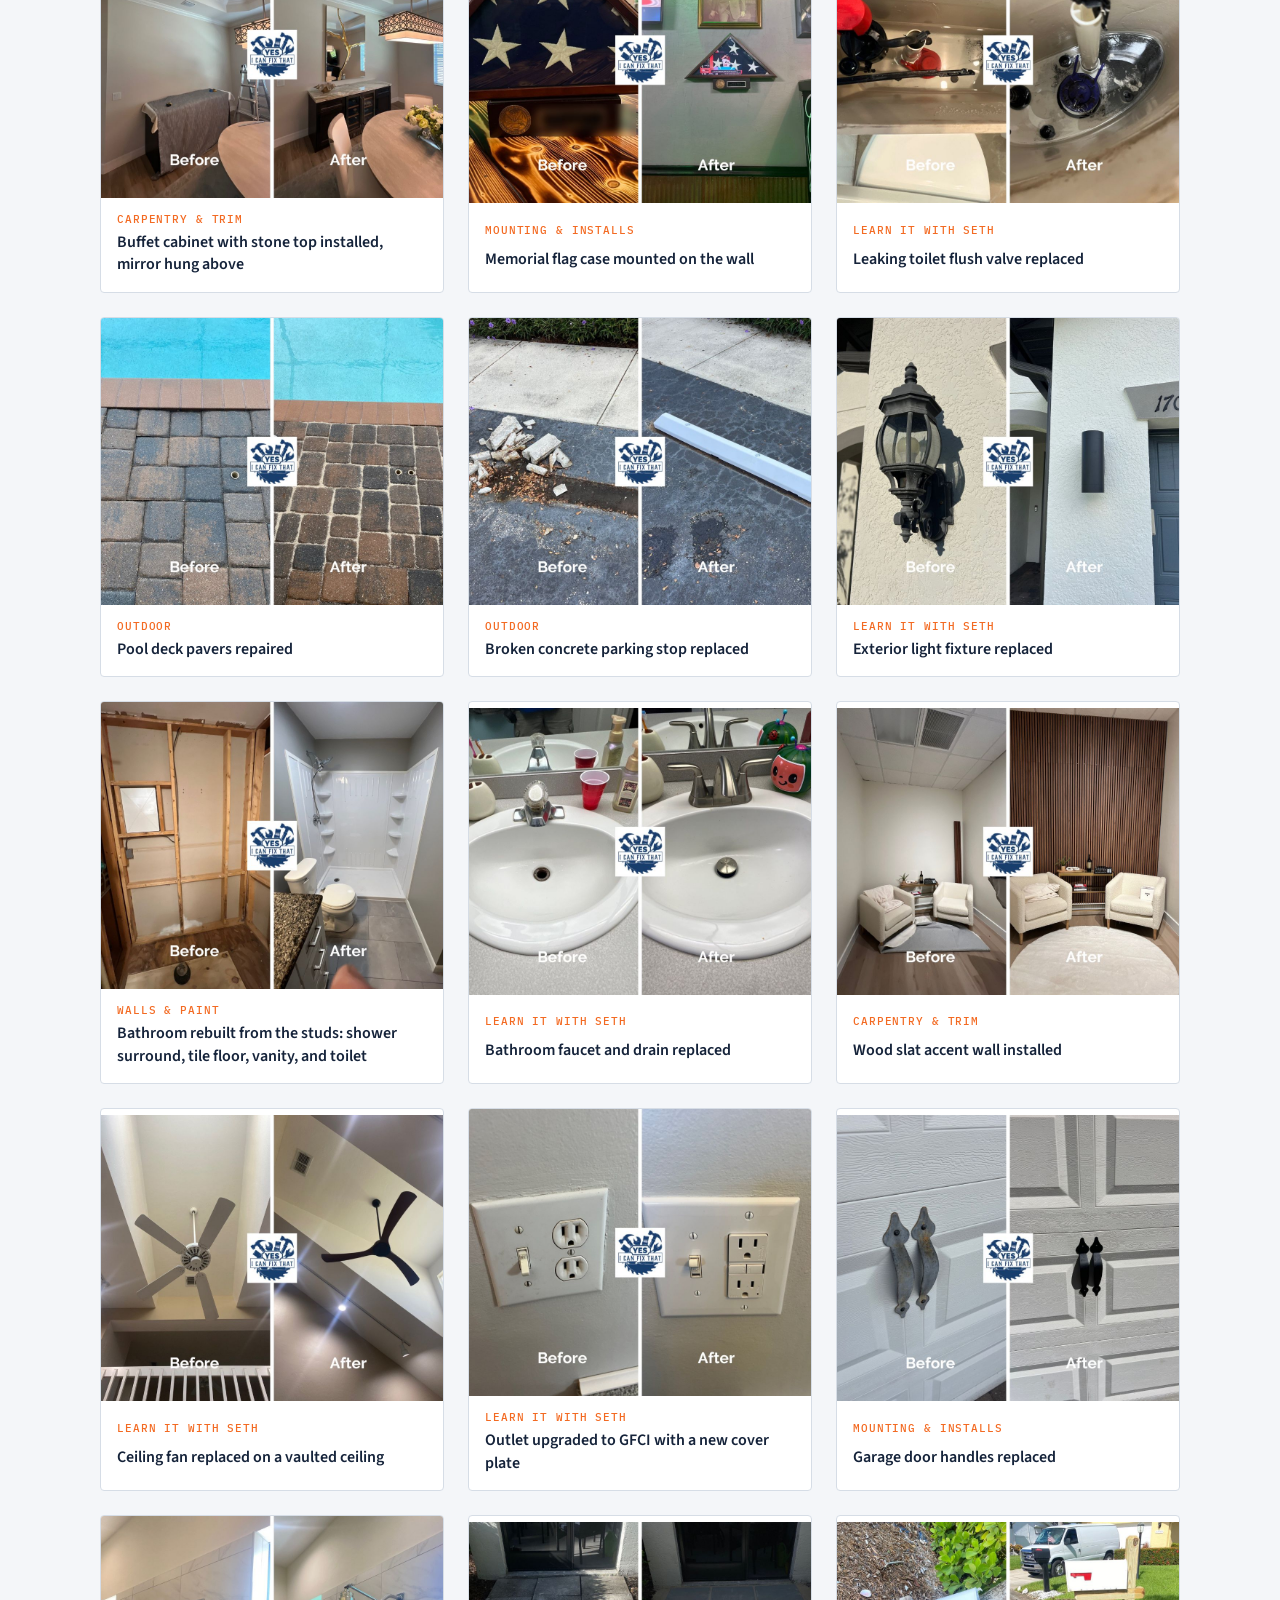
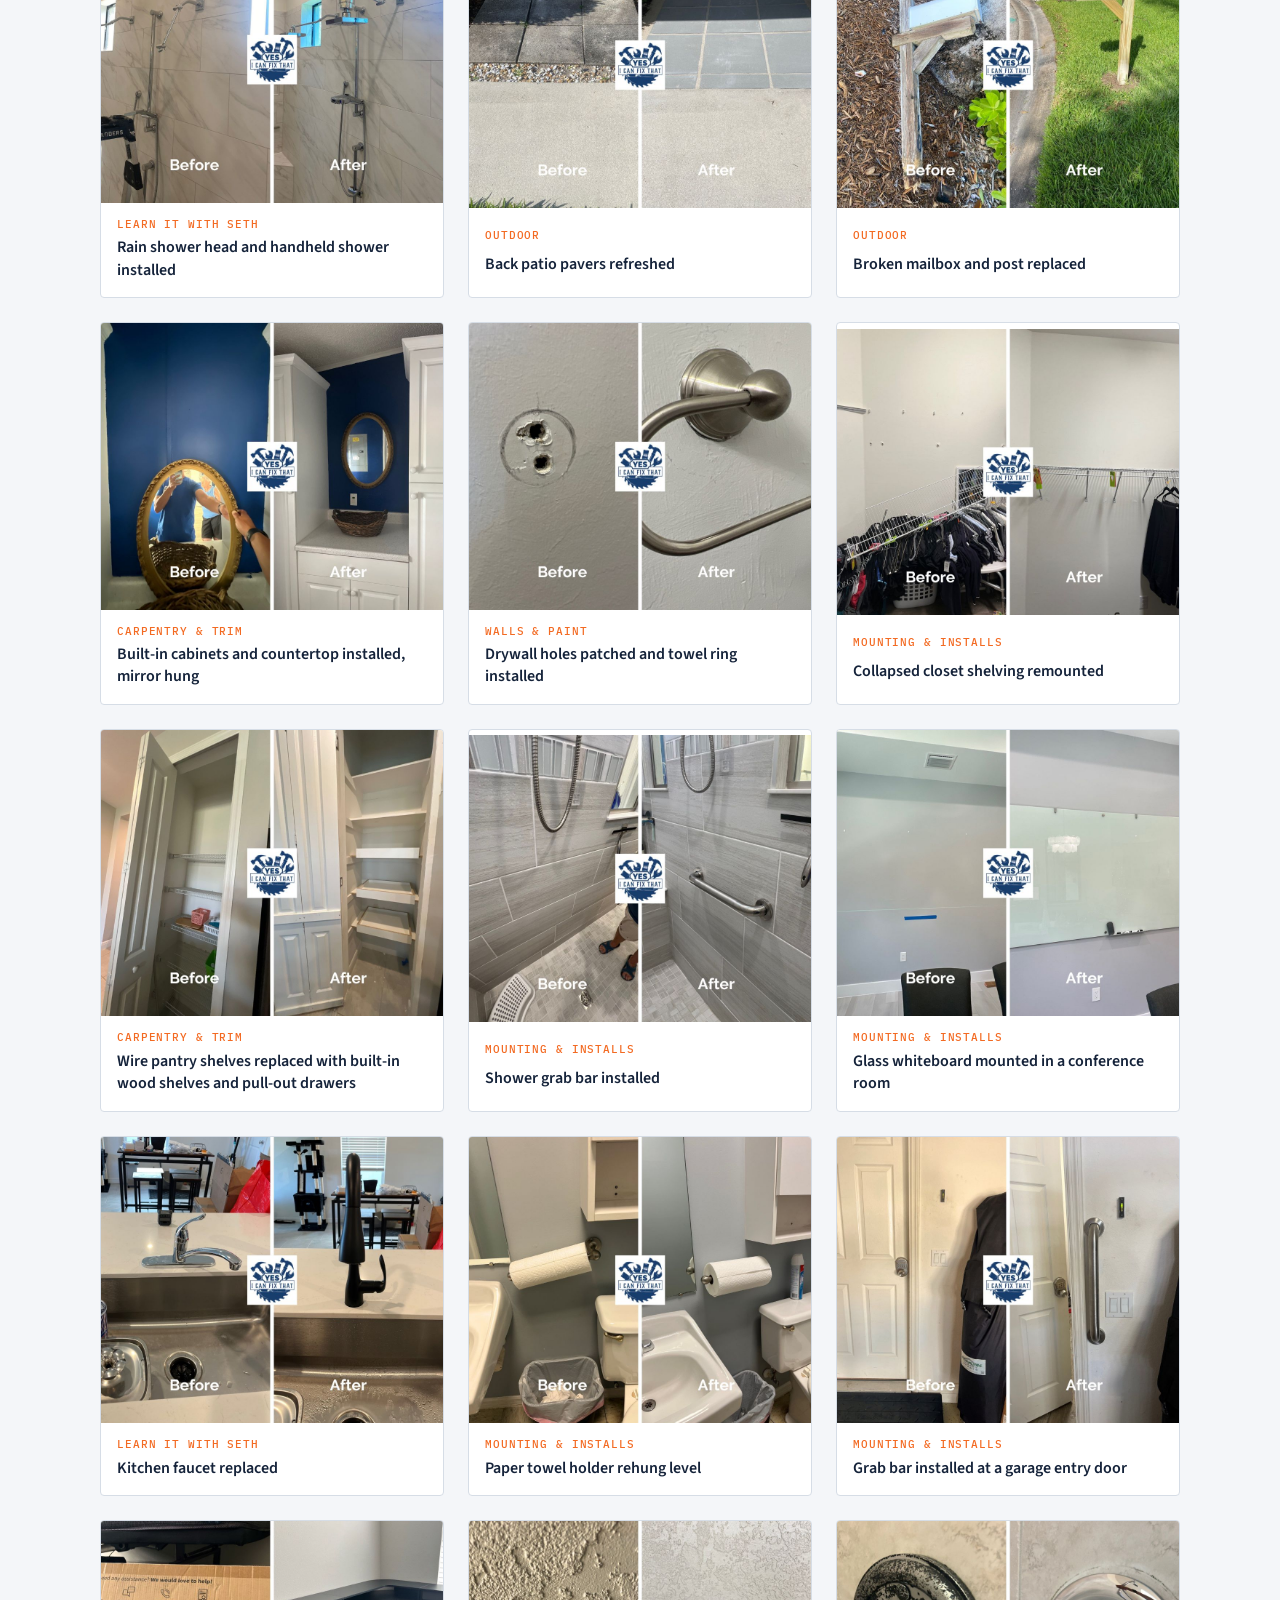
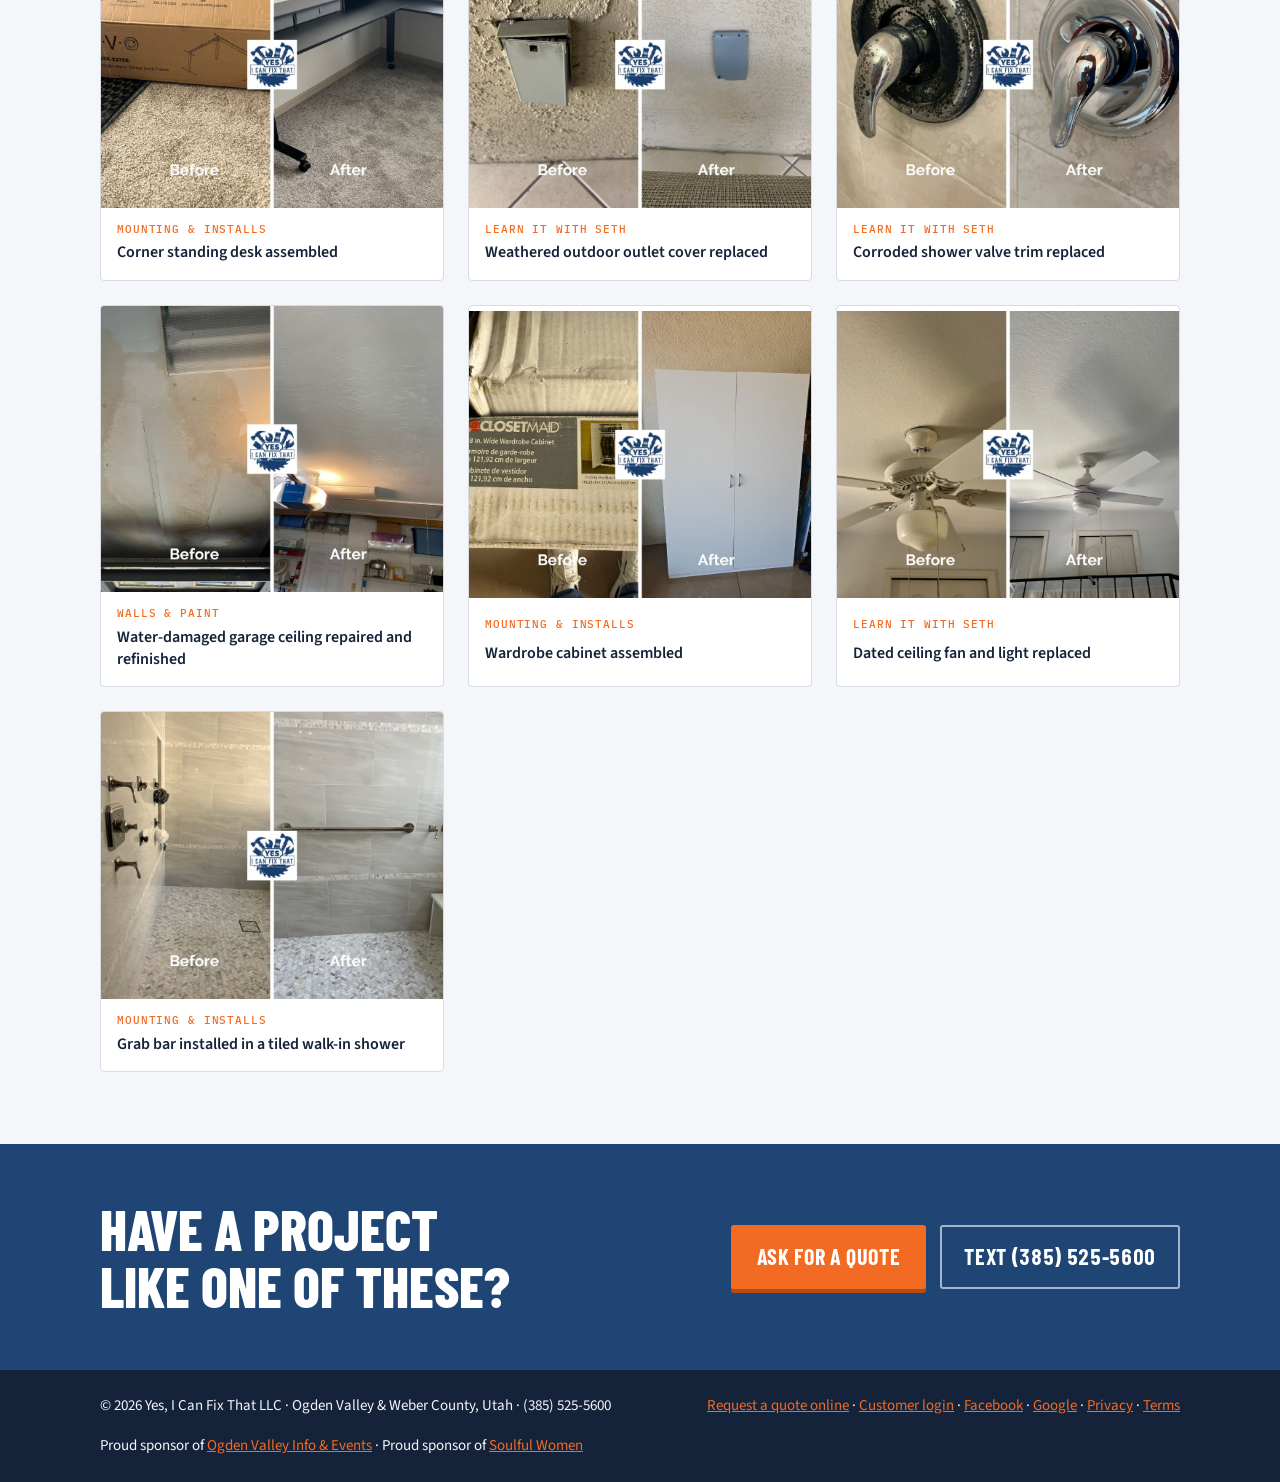
<file: work.html>
<!doctype html>
<html lang="en">
<head>
<meta charset="utf-8">
<meta name="viewport" content="width=device-width, initial-scale=1, viewport-fit=cover">
<title>Our Work | Yes, I Can Fix That</title>
<meta name="description" content="Before and after photos of real handyman jobs by Yes, I Can Fix That: flooring, doors, built-ins, drywall, installs and more.">
<meta property="og:type" content="website">
<meta property="og:title" content="Our Work | Yes, I Can Fix That">
<meta property="og:description" content="Before and after photos of real handyman jobs by Yes, I Can Fix That: flooring, doors, built-ins, drywall, installs and more.">
<meta property="og:image" content="badge.png">
<meta name="theme-color" content="#1F4575">
<link rel="icon" type="image/png" href="favicon.png">
<link rel="apple-touch-icon" href="apple-touch-icon.png">
<link rel="preconnect" href="https://fonts.googleapis.com">
<link rel="preconnect" href="https://fonts.gstatic.com" crossorigin>
<link rel="stylesheet" href="https://fonts.googleapis.com/css2?family=Barlow+Condensed:wght@600;700;800&family=Source+Sans+3:wght@400;600;700&family=IBM+Plex+Mono:wght@500&display=swap">
<link rel="stylesheet" href="site.css">
</head>
<body>
<div class="tape" aria-hidden="true"></div>

<div class="topbar">
  <div class="wrap">
    <a class="brand" href="index.html"><img src="logo.png" alt="Yes, I Can Fix That" width="720" height="258"></a>
    <nav class="nav" aria-label="Main">
      <a href="index.html">Home</a>
      <a href="services.html">Services</a>
      <a href="learn.html">Learning Center</a>
      <a href="work.html" aria-current="page">Our Work</a>
      <a href="index.html#service-area">Service Area</a>
      <a href="sms:+13855255600">Text (385) 525-5600</a>
      <a class="nav-cta" href="https://yesicanfixthat.github.io/office/request.html">Get a Quote</a>
    </nav>
  </div>
</div>

<header class="page-hero">
  <div class="wrap">
    <div class="eyebrow">Before &amp; after</div>
    <h1>Our work</h1>
    <p class="lede">Real jobs, photographed before we started and after we finished. Tap any photo to see it larger.</p>
    <p class="lede" style="font-size:16px">Photos tagged <b>Learn it with Seth</b> are examples of plumbing and electrical repairs homeowners can make on their own homes. Seth did these for customers in Florida. In Utah, you do the work and Seth teaches you how, step by step. <a class="text-link" href="learn.html">See the Learning Center &rarr;</a></p>
  </div>
</header>

<main class="wrap work-main">
  <div class="filters" role="group" aria-label="Filter by service"><button type="button" class="filter" data-filter="all" aria-pressed="true">All</button><button type="button" class="filter" data-filter="doors" aria-pressed="false">Doors &amp; Windows</button><button type="button" class="filter" data-filter="walls" aria-pressed="false">Walls &amp; Paint</button><button type="button" class="filter" data-filter="floors" aria-pressed="false">Flooring</button><button type="button" class="filter" data-filter="carpentry" aria-pressed="false">Carpentry &amp; Trim</button><button type="button" class="filter" data-filter="installs" aria-pressed="false">Mounting &amp; Installs</button><button type="button" class="filter" data-filter="fixes" aria-pressed="false">Learn it with Seth</button><button type="button" class="filter" data-filter="outdoor" aria-pressed="false">Outdoor</button></div>
  <div class="gallery" id="gallery">
      <figure class="job" data-cat="carpentry">
        <button type="button" class="job-open" data-src="job-36.jpg" aria-label="Enlarge: Built-in shelves set into the wall under the stairs">
          <img src="job-36.jpg" alt="Before and after: Built-in shelves set into the wall under the stairs" width="940" height="788" loading="eager">
        </button>
        <figcaption><span class="job-tag">Carpentry &amp; Trim</span>Built-in shelves set into the wall under the stairs</figcaption>
      </figure>
      <figure class="job" data-cat="floors">
        <button type="button" class="job-open" data-src="job-27.jpg" aria-label="Enlarge: Worn hallway carpet replaced with LVP flooring">
          <img src="job-27.jpg" alt="Before and after: Worn hallway carpet replaced with LVP flooring" width="940" height="788" loading="eager">
        </button>
        <figcaption><span class="job-tag">Flooring</span>Worn hallway carpet replaced with LVP flooring</figcaption>
      </figure>
      <figure class="job job-tall" data-cat="floors">
        <button type="button" class="job-open" data-src="job-35.jpg" aria-label="Enlarge: Patterned tile bathroom floor, from old floor to finished room">
          <img src="job-35.jpg" alt="Before and after: Patterned tile bathroom floor, from old floor to finished room" width="940" height="1584" loading="eager">
        </button>
        <figcaption><span class="job-tag">Flooring</span>Patterned tile bathroom floor, from old floor to finished room</figcaption>
      </figure>
      <figure class="job" data-cat="doors">
        <button type="button" class="job-open" data-src="job-28.jpg" aria-label="Enlarge: Open pantry nook framed and fitted with a frosted glass door">
          <img src="job-28.jpg" alt="Before and after: Open pantry nook framed and fitted with a frosted glass door" width="940" height="788" loading="eager">
        </button>
        <figcaption><span class="job-tag">Doors &amp; Windows</span>Open pantry nook framed and fitted with a frosted glass door</figcaption>
      </figure>
      <figure class="job" data-cat="doors">
        <button type="button" class="job-open" data-src="job-29.jpg" aria-label="Enlarge: Damaged door casing replaced and painted">
          <img src="job-29.jpg" alt="Before and after: Damaged door casing replaced and painted" width="940" height="788" loading="eager">
        </button>
        <figcaption><span class="job-tag">Doors &amp; Windows</span>Damaged door casing replaced and painted</figcaption>
      </figure>
      <figure class="job" data-cat="carpentry">
        <button type="button" class="job-open" data-src="job-30.jpg" aria-label="Enlarge: Buffet cabinet with stone top installed, mirror hung above">
          <img src="job-30.jpg" alt="Before and after: Buffet cabinet with stone top installed, mirror hung above" width="940" height="788" loading="eager">
        </button>
        <figcaption><span class="job-tag">Carpentry &amp; Trim</span>Buffet cabinet with stone top installed, mirror hung above</figcaption>
      </figure>
      <figure class="job" data-cat="installs">
        <button type="button" class="job-open" data-src="job-34.jpg" aria-label="Enlarge: Memorial flag case mounted on the wall">
          <img src="job-34.jpg" alt="Before and after: Memorial flag case mounted on the wall" width="940" height="788" loading="eager">
        </button>
        <figcaption><span class="job-tag">Mounting &amp; Installs</span>Memorial flag case mounted on the wall</figcaption>
      </figure>
      <figure class="job" data-cat="fixes">
        <button type="button" class="job-open" data-src="job-33.jpg" aria-label="Enlarge: Leaking toilet flush valve replaced">
          <img src="job-33.jpg" alt="Before and after: Leaking toilet flush valve replaced" width="940" height="788" loading="eager">
        </button>
        <figcaption><span class="job-tag">Learn it with Seth</span>Leaking toilet flush valve replaced</figcaption>
      </figure>
      <figure class="job" data-cat="outdoor">
        <button type="button" class="job-open" data-src="job-31.jpg" aria-label="Enlarge: Pool deck pavers repaired">
          <img src="job-31.jpg" alt="Before and after: Pool deck pavers repaired" width="940" height="788" loading="eager">
        </button>
        <figcaption><span class="job-tag">Outdoor</span>Pool deck pavers repaired</figcaption>
      </figure>
      <figure class="job" data-cat="outdoor">
        <button type="button" class="job-open" data-src="job-32.jpg" aria-label="Enlarge: Broken concrete parking stop replaced">
          <img src="job-32.jpg" alt="Before and after: Broken concrete parking stop replaced" width="940" height="788" loading="eager">
        </button>
        <figcaption><span class="job-tag">Outdoor</span>Broken concrete parking stop replaced</figcaption>
      </figure>
      <figure class="job" data-cat="fixes">
        <button type="button" class="job-open" data-src="job-01.jpg" aria-label="Enlarge: Exterior light fixture replaced">
          <img src="job-01.jpg" alt="Before and after: Exterior light fixture replaced" width="940" height="788" loading="eager">
        </button>
        <figcaption><span class="job-tag">Learn it with Seth</span>Exterior light fixture replaced</figcaption>
      </figure>
      <figure class="job" data-cat="walls">
        <button type="button" class="job-open" data-src="job-02.jpg" aria-label="Enlarge: Bathroom rebuilt from the studs: shower surround, tile floor, vanity, and toilet">
          <img src="job-02.jpg" alt="Before and after: Bathroom rebuilt from the studs: shower surround, tile floor, vanity, and toilet" width="940" height="788" loading="eager">
        </button>
        <figcaption><span class="job-tag">Walls &amp; Paint</span>Bathroom rebuilt from the studs: shower surround, tile floor, vanity, and toilet</figcaption>
      </figure>
      <figure class="job" data-cat="fixes">
        <button type="button" class="job-open" data-src="job-03.jpg" aria-label="Enlarge: Bathroom faucet and drain replaced">
          <img src="job-03.jpg" alt="Before and after: Bathroom faucet and drain replaced" width="940" height="788" loading="eager">
        </button>
        <figcaption><span class="job-tag">Learn it with Seth</span>Bathroom faucet and drain replaced</figcaption>
      </figure>
      <figure class="job" data-cat="carpentry">
        <button type="button" class="job-open" data-src="job-04.jpg" aria-label="Enlarge: Wood slat accent wall installed">
          <img src="job-04.jpg" alt="Before and after: Wood slat accent wall installed" width="940" height="788" loading="eager">
        </button>
        <figcaption><span class="job-tag">Carpentry &amp; Trim</span>Wood slat accent wall installed</figcaption>
      </figure>
      <figure class="job" data-cat="fixes">
        <button type="button" class="job-open" data-src="job-05.jpg" aria-label="Enlarge: Ceiling fan replaced on a vaulted ceiling">
          <img src="job-05.jpg" alt="Before and after: Ceiling fan replaced on a vaulted ceiling" width="940" height="788" loading="eager">
        </button>
        <figcaption><span class="job-tag">Learn it with Seth</span>Ceiling fan replaced on a vaulted ceiling</figcaption>
      </figure>
      <figure class="job" data-cat="fixes">
        <button type="button" class="job-open" data-src="job-06.jpg" aria-label="Enlarge: Outlet upgraded to GFCI with a new cover plate">
          <img src="job-06.jpg" alt="Before and after: Outlet upgraded to GFCI with a new cover plate" width="940" height="788" loading="eager">
        </button>
        <figcaption><span class="job-tag">Learn it with Seth</span>Outlet upgraded to GFCI with a new cover plate</figcaption>
      </figure>
      <figure class="job" data-cat="installs">
        <button type="button" class="job-open" data-src="job-07.jpg" aria-label="Enlarge: Garage door handles replaced">
          <img src="job-07.jpg" alt="Before and after: Garage door handles replaced" width="940" height="788" loading="lazy">
        </button>
        <figcaption><span class="job-tag">Mounting &amp; Installs</span>Garage door handles replaced</figcaption>
      </figure>
      <figure class="job" data-cat="fixes">
        <button type="button" class="job-open" data-src="job-08.jpg" aria-label="Enlarge: Rain shower head and handheld shower installed">
          <img src="job-08.jpg" alt="Before and after: Rain shower head and handheld shower installed" width="940" height="788" loading="lazy">
        </button>
        <figcaption><span class="job-tag">Learn it with Seth</span>Rain shower head and handheld shower installed</figcaption>
      </figure>
      <figure class="job" data-cat="outdoor">
        <button type="button" class="job-open" data-src="job-09.jpg" aria-label="Enlarge: Back patio pavers refreshed">
          <img src="job-09.jpg" alt="Before and after: Back patio pavers refreshed" width="940" height="788" loading="lazy">
        </button>
        <figcaption><span class="job-tag">Outdoor</span>Back patio pavers refreshed</figcaption>
      </figure>
      <figure class="job" data-cat="outdoor">
        <button type="button" class="job-open" data-src="job-10.jpg" aria-label="Enlarge: Broken mailbox and post replaced">
          <img src="job-10.jpg" alt="Before and after: Broken mailbox and post replaced" width="940" height="788" loading="lazy">
        </button>
        <figcaption><span class="job-tag">Outdoor</span>Broken mailbox and post replaced</figcaption>
      </figure>
      <figure class="job" data-cat="carpentry">
        <button type="button" class="job-open" data-src="job-11.jpg" aria-label="Enlarge: Built-in cabinets and countertop installed, mirror hung">
          <img src="job-11.jpg" alt="Before and after: Built-in cabinets and countertop installed, mirror hung" width="940" height="788" loading="lazy">
        </button>
        <figcaption><span class="job-tag">Carpentry &amp; Trim</span>Built-in cabinets and countertop installed, mirror hung</figcaption>
      </figure>
      <figure class="job" data-cat="walls">
        <button type="button" class="job-open" data-src="job-12.jpg" aria-label="Enlarge: Drywall holes patched and towel ring installed">
          <img src="job-12.jpg" alt="Before and after: Drywall holes patched and towel ring installed" width="940" height="788" loading="lazy">
        </button>
        <figcaption><span class="job-tag">Walls &amp; Paint</span>Drywall holes patched and towel ring installed</figcaption>
      </figure>
      <figure class="job" data-cat="installs">
        <button type="button" class="job-open" data-src="job-13.jpg" aria-label="Enlarge: Collapsed closet shelving remounted">
          <img src="job-13.jpg" alt="Before and after: Collapsed closet shelving remounted" width="940" height="788" loading="lazy">
        </button>
        <figcaption><span class="job-tag">Mounting &amp; Installs</span>Collapsed closet shelving remounted</figcaption>
      </figure>
      <figure class="job" data-cat="carpentry">
        <button type="button" class="job-open" data-src="job-14.jpg" aria-label="Enlarge: Wire pantry shelves replaced with built-in wood shelves and pull-out drawers">
          <img src="job-14.jpg" alt="Before and after: Wire pantry shelves replaced with built-in wood shelves and pull-out drawers" width="940" height="788" loading="lazy">
        </button>
        <figcaption><span class="job-tag">Carpentry &amp; Trim</span>Wire pantry shelves replaced with built-in wood shelves and pull-out drawers</figcaption>
      </figure>
      <figure class="job" data-cat="installs">
        <button type="button" class="job-open" data-src="job-15.jpg" aria-label="Enlarge: Shower grab bar installed">
          <img src="job-15.jpg" alt="Before and after: Shower grab bar installed" width="940" height="788" loading="lazy">
        </button>
        <figcaption><span class="job-tag">Mounting &amp; Installs</span>Shower grab bar installed</figcaption>
      </figure>
      <figure class="job" data-cat="installs">
        <button type="button" class="job-open" data-src="job-16.jpg" aria-label="Enlarge: Glass whiteboard mounted in a conference room">
          <img src="job-16.jpg" alt="Before and after: Glass whiteboard mounted in a conference room" width="940" height="788" loading="lazy">
        </button>
        <figcaption><span class="job-tag">Mounting &amp; Installs</span>Glass whiteboard mounted in a conference room</figcaption>
      </figure>
      <figure class="job" data-cat="fixes">
        <button type="button" class="job-open" data-src="job-17.jpg" aria-label="Enlarge: Kitchen faucet replaced">
          <img src="job-17.jpg" alt="Before and after: Kitchen faucet replaced" width="940" height="788" loading="lazy">
        </button>
        <figcaption><span class="job-tag">Learn it with Seth</span>Kitchen faucet replaced</figcaption>
      </figure>
      <figure class="job" data-cat="installs">
        <button type="button" class="job-open" data-src="job-18.jpg" aria-label="Enlarge: Paper towel holder rehung level">
          <img src="job-18.jpg" alt="Before and after: Paper towel holder rehung level" width="940" height="788" loading="lazy">
        </button>
        <figcaption><span class="job-tag">Mounting &amp; Installs</span>Paper towel holder rehung level</figcaption>
      </figure>
      <figure class="job" data-cat="installs">
        <button type="button" class="job-open" data-src="job-19.jpg" aria-label="Enlarge: Grab bar installed at a garage entry door">
          <img src="job-19.jpg" alt="Before and after: Grab bar installed at a garage entry door" width="940" height="788" loading="lazy">
        </button>
        <figcaption><span class="job-tag">Mounting &amp; Installs</span>Grab bar installed at a garage entry door</figcaption>
      </figure>
      <figure class="job" data-cat="installs">
        <button type="button" class="job-open" data-src="job-20.jpg" aria-label="Enlarge: Corner standing desk assembled">
          <img src="job-20.jpg" alt="Before and after: Corner standing desk assembled" width="940" height="788" loading="lazy">
        </button>
        <figcaption><span class="job-tag">Mounting &amp; Installs</span>Corner standing desk assembled</figcaption>
      </figure>
      <figure class="job" data-cat="fixes">
        <button type="button" class="job-open" data-src="job-21.jpg" aria-label="Enlarge: Weathered outdoor outlet cover replaced">
          <img src="job-21.jpg" alt="Before and after: Weathered outdoor outlet cover replaced" width="940" height="788" loading="lazy">
        </button>
        <figcaption><span class="job-tag">Learn it with Seth</span>Weathered outdoor outlet cover replaced</figcaption>
      </figure>
      <figure class="job" data-cat="fixes">
        <button type="button" class="job-open" data-src="job-22.jpg" aria-label="Enlarge: Corroded shower valve trim replaced">
          <img src="job-22.jpg" alt="Before and after: Corroded shower valve trim replaced" width="940" height="788" loading="lazy">
        </button>
        <figcaption><span class="job-tag">Learn it with Seth</span>Corroded shower valve trim replaced</figcaption>
      </figure>
      <figure class="job" data-cat="walls">
        <button type="button" class="job-open" data-src="job-23.jpg" aria-label="Enlarge: Water-damaged garage ceiling repaired and refinished">
          <img src="job-23.jpg" alt="Before and after: Water-damaged garage ceiling repaired and refinished" width="940" height="788" loading="lazy">
        </button>
        <figcaption><span class="job-tag">Walls &amp; Paint</span>Water-damaged garage ceiling repaired and refinished</figcaption>
      </figure>
      <figure class="job" data-cat="installs">
        <button type="button" class="job-open" data-src="job-24.jpg" aria-label="Enlarge: Wardrobe cabinet assembled">
          <img src="job-24.jpg" alt="Before and after: Wardrobe cabinet assembled" width="940" height="788" loading="lazy">
        </button>
        <figcaption><span class="job-tag">Mounting &amp; Installs</span>Wardrobe cabinet assembled</figcaption>
      </figure>
      <figure class="job" data-cat="fixes">
        <button type="button" class="job-open" data-src="job-25.jpg" aria-label="Enlarge: Dated ceiling fan and light replaced">
          <img src="job-25.jpg" alt="Before and after: Dated ceiling fan and light replaced" width="940" height="788" loading="lazy">
        </button>
        <figcaption><span class="job-tag">Learn it with Seth</span>Dated ceiling fan and light replaced</figcaption>
      </figure>
      <figure class="job" data-cat="installs">
        <button type="button" class="job-open" data-src="job-26.jpg" aria-label="Enlarge: Grab bar installed in a tiled walk-in shower">
          <img src="job-26.jpg" alt="Before and after: Grab bar installed in a tiled walk-in shower" width="940" height="788" loading="lazy">
        </button>
        <figcaption><span class="job-tag">Mounting &amp; Installs</span>Grab bar installed in a tiled walk-in shower</figcaption>
      </figure>
  </div>
</main>

<dialog id="viewer" class="viewer">
  <form method="dialog"><button class="viewer-close" aria-label="Close">&times;</button></form>
  <img id="viewer-img" alt="">
  <p id="viewer-cap"></p>
</dialog>


<section class="closer">
  <div class="wrap">
    <h2>Have a project like one of these?</h2>
    <div class="cta-row" style="margin-top:0">
      <a href="https://yesicanfixthat.github.io/office/request.html" class="btn">Ask for a Quote</a>
      <a class="btn-ghost" href="sms:+13855255600">Text (385) 525-5600</a>
    </div>
  </div>
</section>

<footer>
  <div class="wrap">
    <span>&copy; <span data-year>2026</span> Yes, I Can Fix That LLC &middot; Ogden Valley &amp; Weber County, Utah &middot; (385) 525-5600</span>
    <span><a href="https://yesicanfixthat.github.io/office/request.html">Request a quote online</a> &middot; <a href="https://yesicanfixthat.github.io/office/portal.html">Customer login</a> &middot; <a href="https://www.facebook.com/profile.php?id=61595063423377" target="_blank" rel="noopener">Facebook</a> &middot; <a href="https://share.google/11J3XdHZNQQ4M2LdC" target="_blank" rel="noopener">Google</a> &middot; <a href="privacy.html">Privacy</a> &middot; <a href="terms.html">Terms</a></span>
  </div>
</footer>

<script src="site.js" defer></script>
<script data-goatcounter="https://icanfixthatut.goatcounter.com/count" async src="//gc.zgo.at/count.js"></script>
<script>
/* Counts taps on Call, Text, Email and Quote buttons in GoatCounter. No personal information. */
document.addEventListener('click',function(e){
  var a=e.target.closest&&e.target.closest('a');if(!a||!window.goatcounter||!window.goatcounter.count)return;
  var h=(a.getAttribute('href')||'').toLowerCase(),n='';
  if(h.indexOf('tel:')===0)n='tap-call';else if(h.indexOf('sms:')===0)n='tap-text';else if(h.indexOf('mailto:')===0)n='tap-email';else if(h.indexOf('request.html')>-1)n='tap-quote';
  if(n)window.goatcounter.count({path:n,title:(a.textContent||'').trim().slice(0,60),event:true});
},true);
</script>
</body>
</html>
</file>
<file: site.css>
/* Yes, I Can Fix That — site styles
   Brand colors: navy #1F4575, orange #F36A22, mid blue #36649D, sage #CEDBD7 */
html { -webkit-text-size-adjust: 100%; }
body { margin: 0; }
img { max-width: 100%; }
[hidden] { display: none !important; }
:root { padding-top: env(safe-area-inset-top, 0px); padding-bottom: env(safe-area-inset-bottom, 0px); }
  :root {
    --bg: #F4F6F9;
    --surface: #FFFFFF;
    --ink: #15233A;
    --muted: #55606F;
    --line: #D6DDE6;
    --spruce: #1F4575;
    --spruce-ink: #FFFFFF;
    --accent: #F36A22;
    --accent-ink: #FFFFFF;
    --tape: #CEDBD7;
    --mid: #36649D;
    --note-bg: #FEF1E8;
    --edge: #1F4575;
    --display: "Barlow Condensed", "Arial Narrow", Arial, sans-serif;
    --body: "Source Sans 3", "Segoe UI", Arial, sans-serif;
    --mono: "IBM Plex Mono", ui-monospace, Menlo, monospace;
  }
  @media (prefers-color-scheme: dark) {
    :root:not([data-theme="light"]) {
      color-scheme: dark;
      --bg: #0F1827; --surface: #16223A; --ink: #E8EDF4; --muted: #A2AEBF;
      --line: #283854; --spruce: #17355C; --spruce-ink: #F4F7FB;
      --accent: #F5813F; --note-bg: #2A1E17; --edge: #F5813F;
    }
  }
  :root[data-theme="dark"] {
    color-scheme: dark;
    --bg: #0F1827; --surface: #16223A; --ink: #E8EDF4; --muted: #A2AEBF;
    --line: #283854; --spruce: #17355C; --spruce-ink: #F4F7FB;
    --accent: #F5813F; --note-bg: #2A1E17; --edge: #F5813F;
  }

  * { box-sizing: border-box; }
  body { background: var(--bg); color: var(--ink); font-family: var(--body); font-size: 17px; line-height: 1.6; }
  .wrap { max-width: 1120px; margin-inline: auto; padding-inline: 20px; }
  h1, h2, h3 { font-family: var(--display); line-height: 1.02; margin: 0; text-wrap: balance; }
  p { margin: 0; }
  a { color: inherit; }
  a:focus-visible, .btn:focus-visible { outline: 3px solid var(--accent); outline-offset: 3px; }

  /* Tape measure strip */
  .tape {
    height: 10px;
    background: linear-gradient(90deg, var(--accent) 0 30%, var(--mid) 30% 72%, var(--tape) 72% 100%);
  }

  /* Top bar */
  .topbar { background: var(--spruce); color: var(--spruce-ink); }
  .topbar .wrap { display: flex; align-items: center; justify-content: space-between; gap: 16px; padding-block: 14px; flex-wrap: wrap; }
  .brand { font-family: var(--display); font-weight: 800; font-size: 26px; letter-spacing: .01em; text-transform: uppercase; }
  .brand span { color: var(--accent); }
  .badges { display: flex; gap: 8px; flex-wrap: wrap; }
  .badge { font-family: var(--mono); font-size: 12px; letter-spacing: .06em; text-transform: uppercase; border: 1px solid color-mix(in srgb, var(--spruce-ink) 35%, transparent); padding: 4px 10px; border-radius: 2px; }

  /* Hero */
  .hero { background: var(--spruce); color: var(--spruce-ink); padding-block: 48px 64px; }
  .hero .wrap { display: grid; grid-template-columns: 1.35fr 1fr; gap: 48px; align-items: end; }
  .eyebrow { font-family: var(--mono); font-size: 13px; letter-spacing: .1em; text-transform: uppercase; color: var(--accent); margin-bottom: 14px; }
  .hero h1 { font-size: clamp(52px, 9vw, 104px); font-weight: 800; text-transform: uppercase; letter-spacing: -.005em; }
  .hero h1 em { font-style: normal; color: var(--accent); }
  .hero .lede { font-size: 20px; max-width: 34ch; margin-top: 20px; opacity: .92; }
  .cta-row { display: flex; gap: 14px; flex-wrap: wrap; margin-top: 28px; align-items: center; }
  .btn { display: inline-block; background: var(--accent); color: var(--accent-ink); font-family: var(--display); font-weight: 700; font-size: 22px; letter-spacing: .03em; text-transform: uppercase; padding: 14px 26px; text-decoration: none; border-radius: 3px; box-shadow: 0 4px 0 #B8490F; transition: transform .12s, box-shadow .12s; }
  .btn:hover { transform: translateY(2px); box-shadow: 0 2px 0 #B8490F; }
  .cta-note { font-size: 15px; opacity: .8; }

  .stat-card { border: 1px solid color-mix(in srgb, var(--spruce-ink) 25%, transparent); padding: 24px; border-radius: 4px; background: color-mix(in srgb, #000 12%, transparent); }
  .stat-card .big { font-family: var(--display); font-size: 88px; font-weight: 800; line-height: .9; color: var(--accent); }
  .stat-card .big small { font-size: 36px; }
  .stat-card p { margin-top: 8px; font-size: 16px; }
  .stat-card ul { list-style: none; padding: 0; margin: 20px 0 0; display: grid; gap: 10px; border-top: 1px dashed color-mix(in srgb, var(--spruce-ink) 30%, transparent); padding-top: 18px; }
  .stat-card li { display: flex; gap: 10px; align-items: baseline; font-size: 16px; }
  .stat-card li::before { content: ""; width: 10px; height: 10px; background: var(--accent); flex: none; transform: translateY(1px); }

  /* Sections */
  section.block { padding-block: 72px; }
  .section-head { display: flex; justify-content: space-between; align-items: end; gap: 24px; flex-wrap: wrap; margin-bottom: 32px; }
  .section-head h2 { font-size: clamp(38px, 5vw, 56px); font-weight: 800; text-transform: uppercase; }
  .section-head p { color: var(--muted); max-width: 44ch; }

  .services { display: grid; grid-template-columns: repeat(2, 1fr); gap: 2px; background: var(--line); border: 2px solid var(--line); }
  .service { background: var(--surface); padding: 30px 28px; display: grid; gap: 12px; align-content: start; }
  .service .tag { font-family: var(--mono); font-size: 12px; letter-spacing: .08em; text-transform: uppercase; color: var(--muted); }
  .service h3 { font-size: 32px; font-weight: 700; text-transform: uppercase; }
  .service p { color: var(--muted); }
  .service .rule { height: 4px; width: 48px; background: var(--accent); }

  .note { margin-top: 28px; display: flex; gap: 16px; align-items: flex-start; background: var(--note-bg); padding: 20px 24px; border-radius: 4px; border: 1px solid color-mix(in srgb, var(--accent) 35%, transparent); }
  .note strong { font-family: var(--display); font-size: 20px; text-transform: uppercase; letter-spacing: .03em; display: block; margin-bottom: 2px; }
  .note .icon { flex: none; width: 34px; height: 34px; border-radius: 50%; background: var(--accent); color: var(--accent-ink); display: grid; place-items: center; font-family: var(--display); font-weight: 800; font-size: 22px; }

  /* Service area */
  .area { padding-top: 0; }
  .area .eyebrow { margin-bottom: 8px; }
  .regions { display: grid; grid-template-columns: 1fr 1.6fr; gap: 20px; }
  .region { background: var(--surface); border: 1px solid var(--line); border-top: 4px solid var(--edge); padding: 26px 26px 28px; display: grid; gap: 12px; align-content: start; }
  .region .tag { font-family: var(--mono); font-size: 12px; letter-spacing: .08em; text-transform: uppercase; color: var(--accent); }
  .region h3 { font-size: 30px; font-weight: 700; text-transform: uppercase; }
  .towns { list-style: none; padding: 0; margin: 4px 0 0; display: flex; flex-wrap: wrap; gap: 8px; }
  .towns li { font-weight: 600; font-size: 16px; padding: 6px 12px; border: 1px solid var(--line); background: var(--bg); border-radius: 3px; }
  .region .more { color: var(--muted); font-size: 15px; }
  @media (max-width: 820px) { .regions { grid-template-columns: 1fr; } }

  /* Steps */
  .steps-wrap { background: var(--surface); border-block: 1px solid var(--line); }
  .steps { list-style: none; padding: 0; margin: 0; display: grid; grid-template-columns: repeat(3, 1fr); gap: 32px; counter-reset: step; }
  .steps li { counter-increment: step; display: grid; gap: 10px; align-content: start; border-top: 3px solid var(--ink); padding-top: 18px; }
  .steps li::before { content: "Step " counter(step); font-family: var(--mono); font-size: 13px; letter-spacing: .08em; text-transform: uppercase; color: var(--accent); }
  .steps h3 { font-size: 28px; font-weight: 700; text-transform: uppercase; }
  .steps p { color: var(--muted); }

  /* Closing CTA */
  .closer { background: var(--spruce); color: var(--spruce-ink); }
  .closer .wrap { display: flex; justify-content: space-between; align-items: center; gap: 24px; flex-wrap: wrap; padding-block: 56px; }
  .closer h2 { font-size: clamp(36px, 5vw, 56px); font-weight: 800; text-transform: uppercase; max-width: 16ch; }

  footer { background: var(--ink); color: var(--bg); font-size: 15px; }
  footer .wrap { display: flex; justify-content: space-between; gap: 16px; flex-wrap: wrap; padding-block: 24px; }
  footer a { color: var(--accent); }

  @media (max-width: 820px) {
    .hero .wrap { grid-template-columns: 1fr; gap: 32px; }
    .services { grid-template-columns: 1fr; }
    .steps { grid-template-columns: 1fr; gap: 28px; }
    section.block { padding-block: 52px; }
  }
  @media (prefers-reduced-motion: reduce) { .btn { transition: none; } }

  /* Nav */
  .brand { text-decoration: none; color: var(--spruce-ink); }
  .nav { display: flex; gap: 6px 22px; align-items: center; flex-wrap: wrap; font-family: var(--display); font-weight: 600; font-size: 19px; letter-spacing: .04em; text-transform: uppercase; }
  .nav a { text-decoration: none; opacity: .85; padding-block: 4px; border-bottom: 2px solid transparent; }
  .nav a:hover, .nav a[aria-current="page"] { opacity: 1; border-bottom-color: var(--accent); }
  .nav .nav-cta { background: var(--accent); color: var(--accent-ink); opacity: 1; padding: 6px 14px; border-radius: 3px; border-bottom: 0; }
  .hero .badges { margin-bottom: 22px; }
  .text-link { color: var(--accent); font-weight: 700; text-decoration: none; white-space: nowrap; }
  .text-link:hover { text-decoration: underline; }
  @media (max-width: 560px) { .nav { font-size: 17px; gap: 4px 16px; } }

  /* Services page */
  .page-hero { background: var(--spruce); color: var(--spruce-ink); padding-block: 44px 52px; }
  .page-hero h1 { font-size: clamp(48px, 8vw, 88px); font-weight: 800; text-transform: uppercase; }
  .page-hero .lede { font-size: 19px; max-width: 52ch; margin-top: 16px; opacity: .92; }
  .jump { display: flex; flex-wrap: wrap; gap: 10px; margin-top: 26px; }
  .jump a { font-family: var(--mono); font-size: 13px; letter-spacing: .06em; text-transform: uppercase; text-decoration: none; padding: 7px 12px; border: 1px solid color-mix(in srgb, var(--spruce-ink) 35%, transparent); border-radius: 3px; }
  .jump a:hover { border-color: var(--accent); color: var(--accent); }

  .svc { display: grid; grid-template-columns: 220px 1fr; gap: 40px; padding-block: 48px; border-bottom: 1px solid var(--line); scroll-margin-top: 16px; }
  .svc:last-of-type { border-bottom: 0; }
  .svc-label { display: grid; gap: 8px; align-content: start; }
  .svc-label .num { font-family: var(--display); font-weight: 800; font-size: 44px; text-transform: uppercase; line-height: .9; color: var(--accent); }
  .svc-label .tag { font-family: var(--mono); font-size: 12px; letter-spacing: .08em; text-transform: uppercase; color: var(--muted); }
  .svc-body { display: grid; gap: 16px; }
  .svc-body h2 { font-size: clamp(34px, 4.5vw, 48px); font-weight: 800; text-transform: uppercase; }
  .svc-body > p { color: var(--muted); max-width: 60ch; font-size: 18px; }
  .checklist { list-style: none; padding: 0; margin: 4px 0 0; display: grid; grid-template-columns: repeat(2, minmax(0, 1fr)); gap: 10px 28px; }
  .checklist li { display: flex; gap: 12px; align-items: baseline; padding-block: 10px; border-top: 1px dashed var(--line); font-weight: 600; }
  .checklist li::before { content: ""; width: 10px; height: 10px; background: var(--accent); flex: none; transform: translateY(1px); }
  .svc-cta { justify-self: start; margin-top: 6px; }
  .svc-cta a { color: var(--accent); font-weight: 700; text-decoration: none; }
  .svc-cta a:hover { text-decoration: underline; }
  @media (max-width: 820px) {
    .svc { grid-template-columns: 1fr; gap: 16px; padding-block: 40px; }
    .svc-label { grid-auto-flow: column; justify-content: start; align-items: baseline; gap: 14px; }
    .svc-label .num { font-size: 36px; }
    .checklist { grid-template-columns: 1fr; }
  }
  .pill { justify-self: start; font-family: var(--mono); font-size: 11px; letter-spacing: .08em; text-transform: uppercase; background: var(--spruce); color: var(--spruce-ink); padding: 4px 8px; border-radius: 2px; }

  .btn-ghost { display: inline-block; font-family: var(--display); font-weight: 700; font-size: 22px; letter-spacing: .03em; text-transform: uppercase; padding: 12px 22px; border: 2px solid color-mix(in srgb, var(--spruce-ink) 60%, transparent); border-radius: 3px; text-decoration: none; color: var(--spruce-ink); font-variant-numeric: tabular-nums; }
  .btn-ghost:hover { border-color: var(--accent); }
  .stat-card .bio { margin-top: 18px; padding-top: 16px; border-top: 1px dashed color-mix(in srgb, var(--spruce-ink) 30%, transparent); font-size: 16px; }
  .stat-card .bio strong { display: block; font-size: 17px; }

  /* White brand header (fixed white in both themes so the logo reads) */
  .topbar { background: #FFFFFF; color: #1F4575; border-bottom: 1px solid #E3E8EF; }
  .topbar .wrap { padding-block: 12px; }
  .brand img { display: block; height: 64px; width: auto; max-width: 100%; }
  .topbar .nav a { color: #1F4575; opacity: 1; }
  .topbar .nav a:hover, .topbar .nav a[aria-current="page"] { border-bottom-color: #F36A22; }
  .topbar .nav .nav-cta { background: #F36A22; color: #FFFFFF; }
  @media (max-width: 560px) { .brand img { height: 48px; } }

  /* Our Work gallery */
  .work-main { padding-block: 40px 72px; }
  .filters { display: flex; flex-wrap: wrap; gap: 8px; margin-bottom: 28px; }
  .filter { font-family: var(--display); font-weight: 600; font-size: 18px; letter-spacing: .03em; text-transform: uppercase; padding: 8px 14px; border: 1px solid var(--line); background: var(--surface); color: var(--ink); border-radius: 3px; cursor: pointer; }
  .filter:hover { border-color: var(--accent); }
  .filter[aria-pressed="true"] { background: var(--spruce); border-color: var(--spruce); color: var(--spruce-ink); }
  .filter:focus-visible, .job-open:focus-visible { outline: 3px solid var(--accent); outline-offset: 3px; }
  .gallery { display: grid; grid-template-columns: repeat(auto-fill, minmax(300px, 1fr)); gap: 24px; }
  .gallery-3 { grid-template-columns: repeat(3, minmax(0, 1fr)); }
  .job { margin: 0; background: var(--surface); border: 1px solid var(--line); border-radius: 4px; overflow: hidden; display: grid; }
  .job img { display: block; width: 100%; height: auto; }
  .job-open { all: unset; cursor: zoom-in; display: block; }
  .job figcaption { padding: 14px 16px 16px; font-weight: 600; font-size: 16px; line-height: 1.4; display: grid; gap: 4px; }
  .job-tag { font-family: var(--mono); font-weight: 500; font-size: 11px; letter-spacing: .08em; text-transform: uppercase; color: var(--accent); }
  .work-teaser { padding-top: 0; }
  .viewer { border: 0; padding: 0; background: transparent; max-width: min(1100px, 94vw); }
  .viewer::backdrop { background: rgba(10, 18, 30, .85); }
  .viewer img { display: block; max-width: 100%; max-height: 82vh; margin: auto; border-radius: 4px; }
  .viewer p { color: #fff; text-align: center; font-weight: 600; margin-top: 12px; }
  .viewer-close { position: absolute; top: 6px; right: 10px; width: 40px; height: 40px; border-radius: 50%; border: 0; background: #F36A22; color: #fff; font-size: 26px; line-height: 1; cursor: pointer; }
  .viewer form { margin: 0; }
  @media (max-width: 820px) { .gallery-3 { grid-template-columns: 1fr; } }
  .job img { aspect-ratio: 940 / 788; object-fit: cover; object-position: center; }
  .viewer img { aspect-ratio: auto; object-fit: contain; }
  .nav { gap: 6px 18px; font-size: 18px; }
  @media (min-width: 1100px) { .topbar .wrap { flex-wrap: nowrap; } }
  .job-tall { grid-row: span 2; }
  .job-tall img { aspect-ratio: 940 / 1584; }
  #gallery { grid-auto-flow: dense; }
</file>
